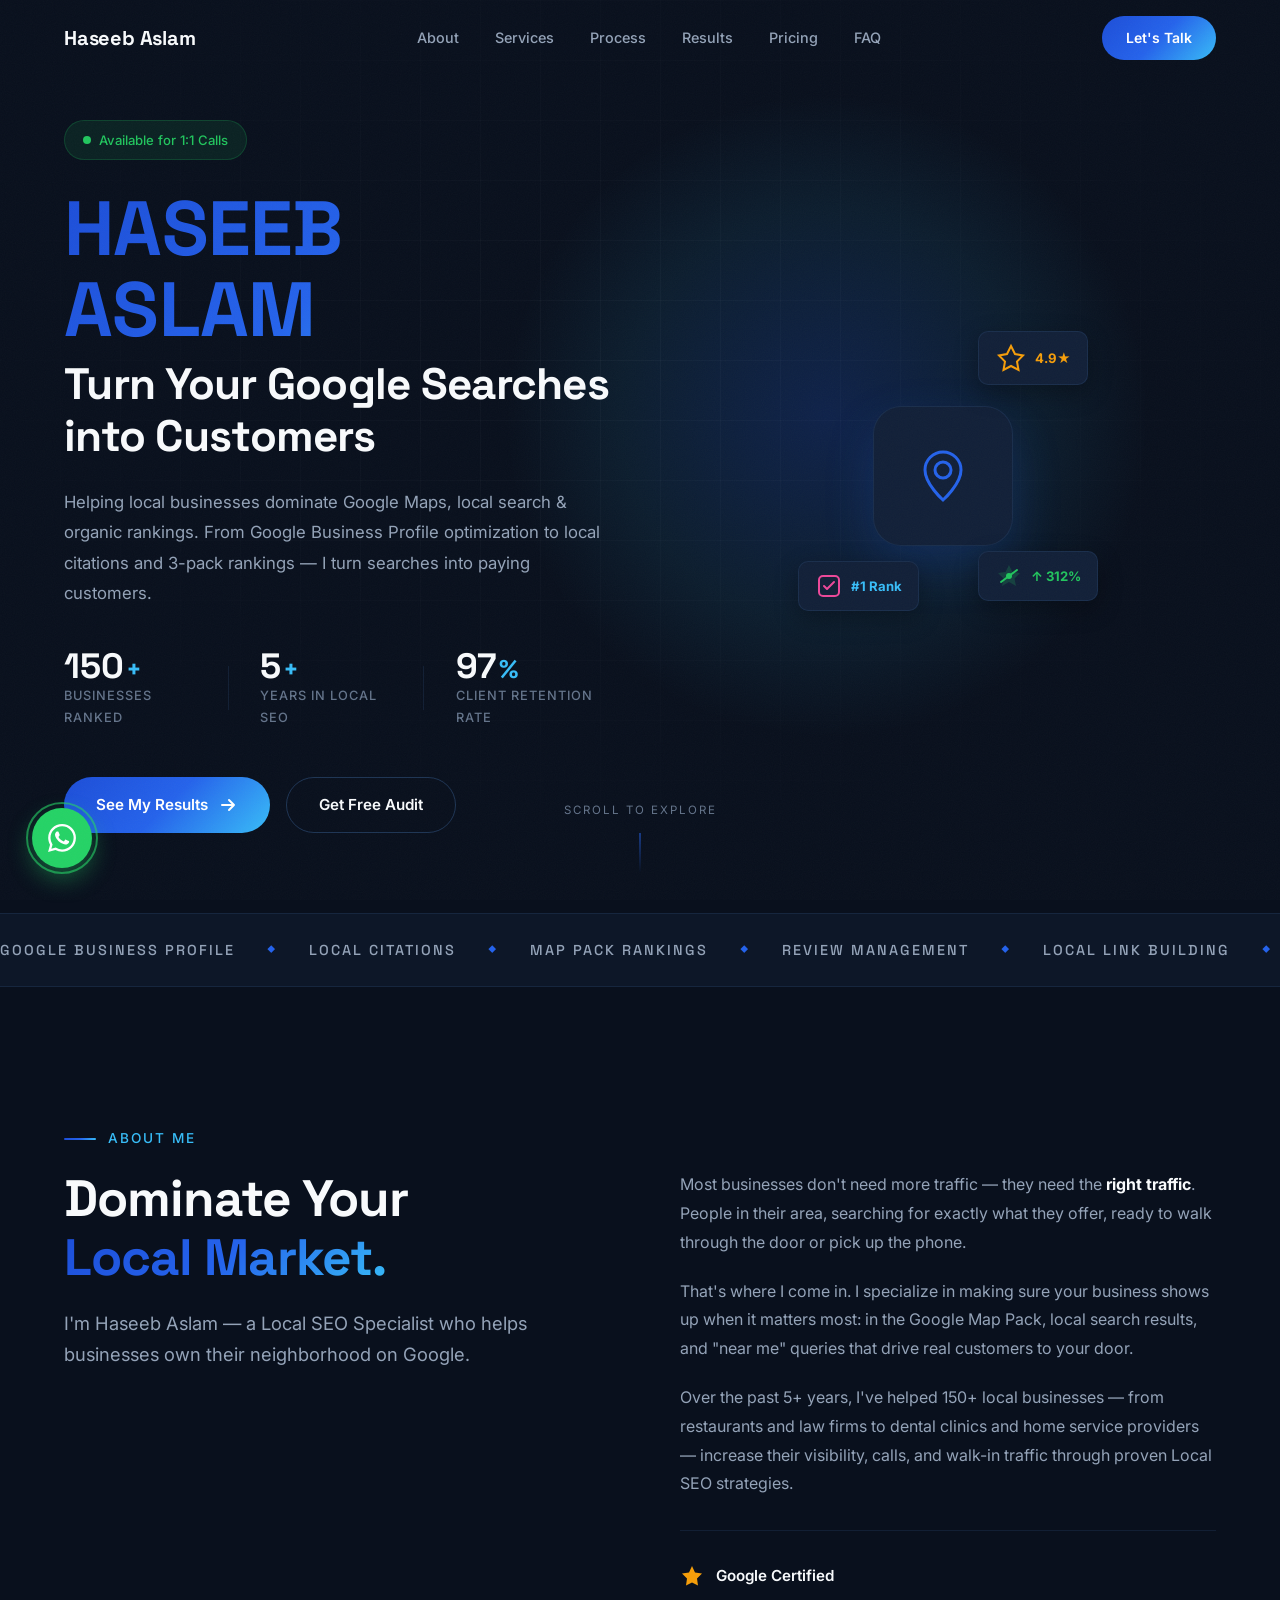
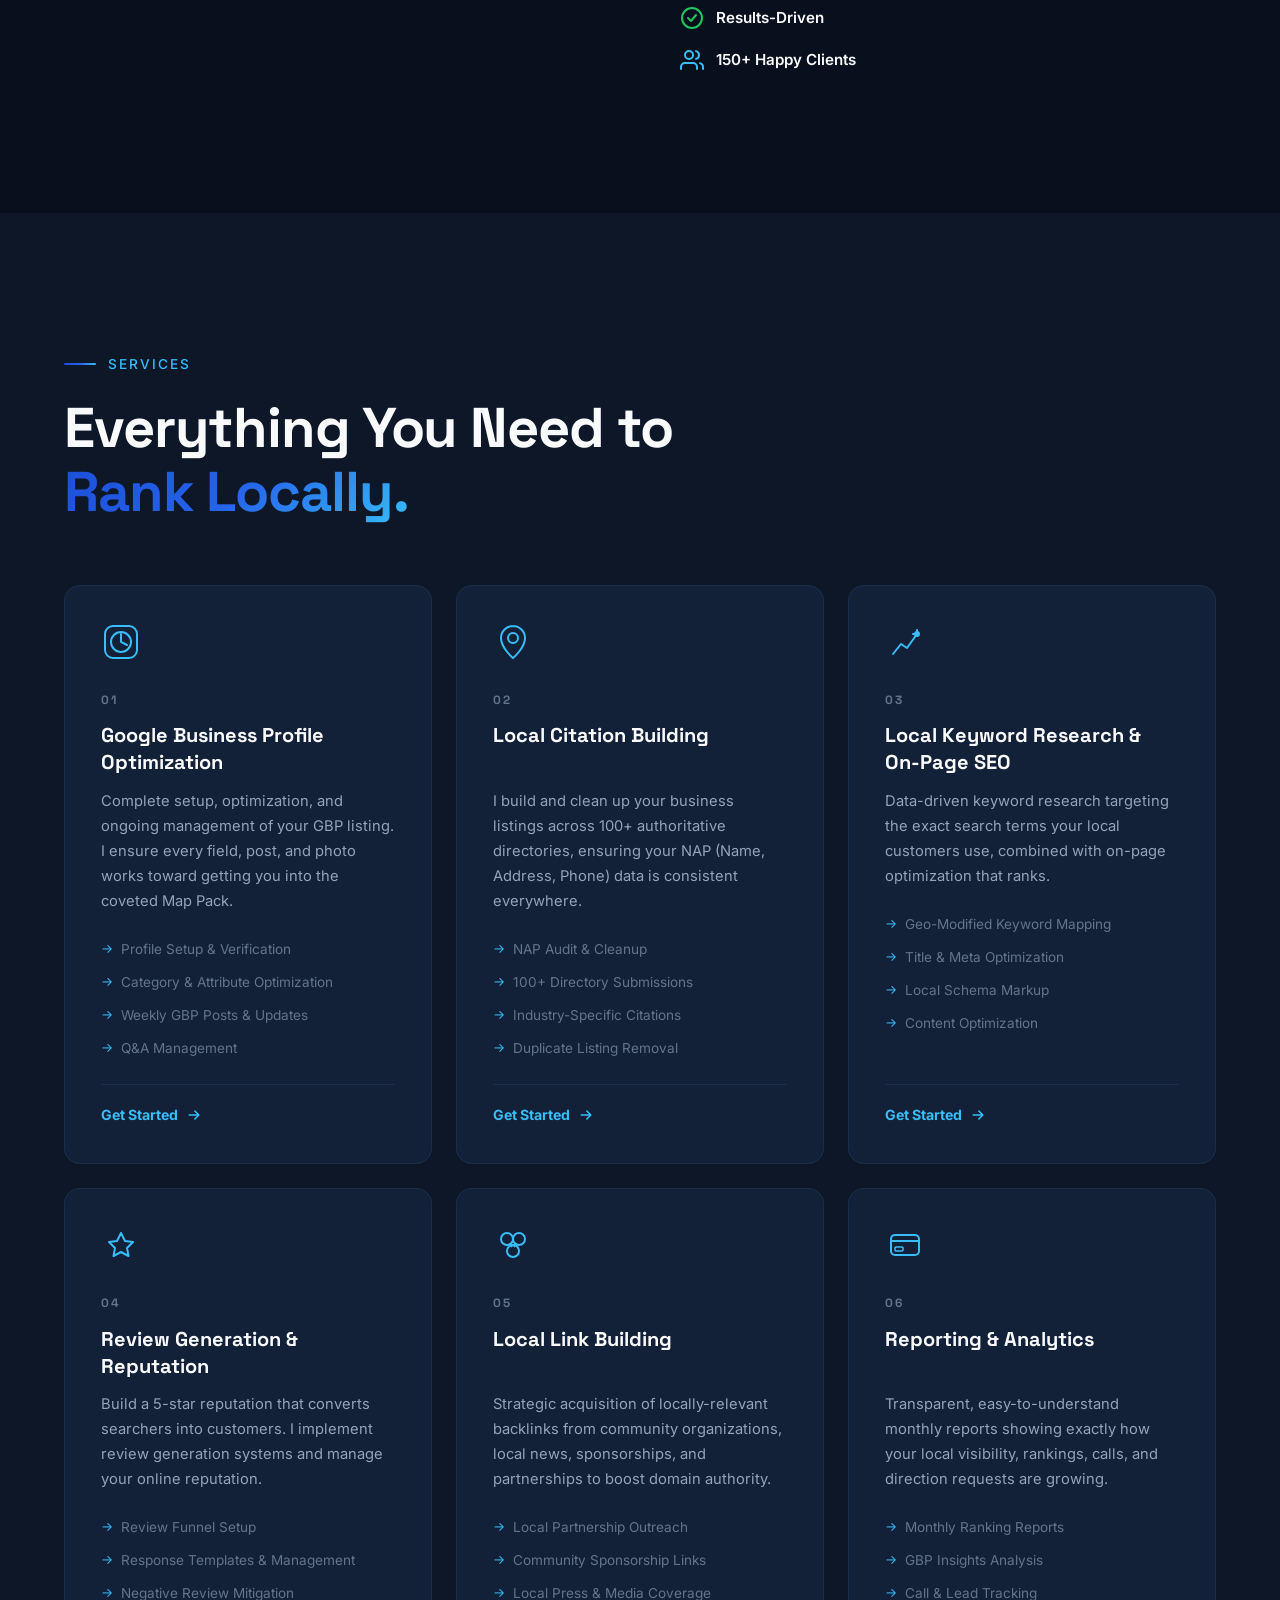
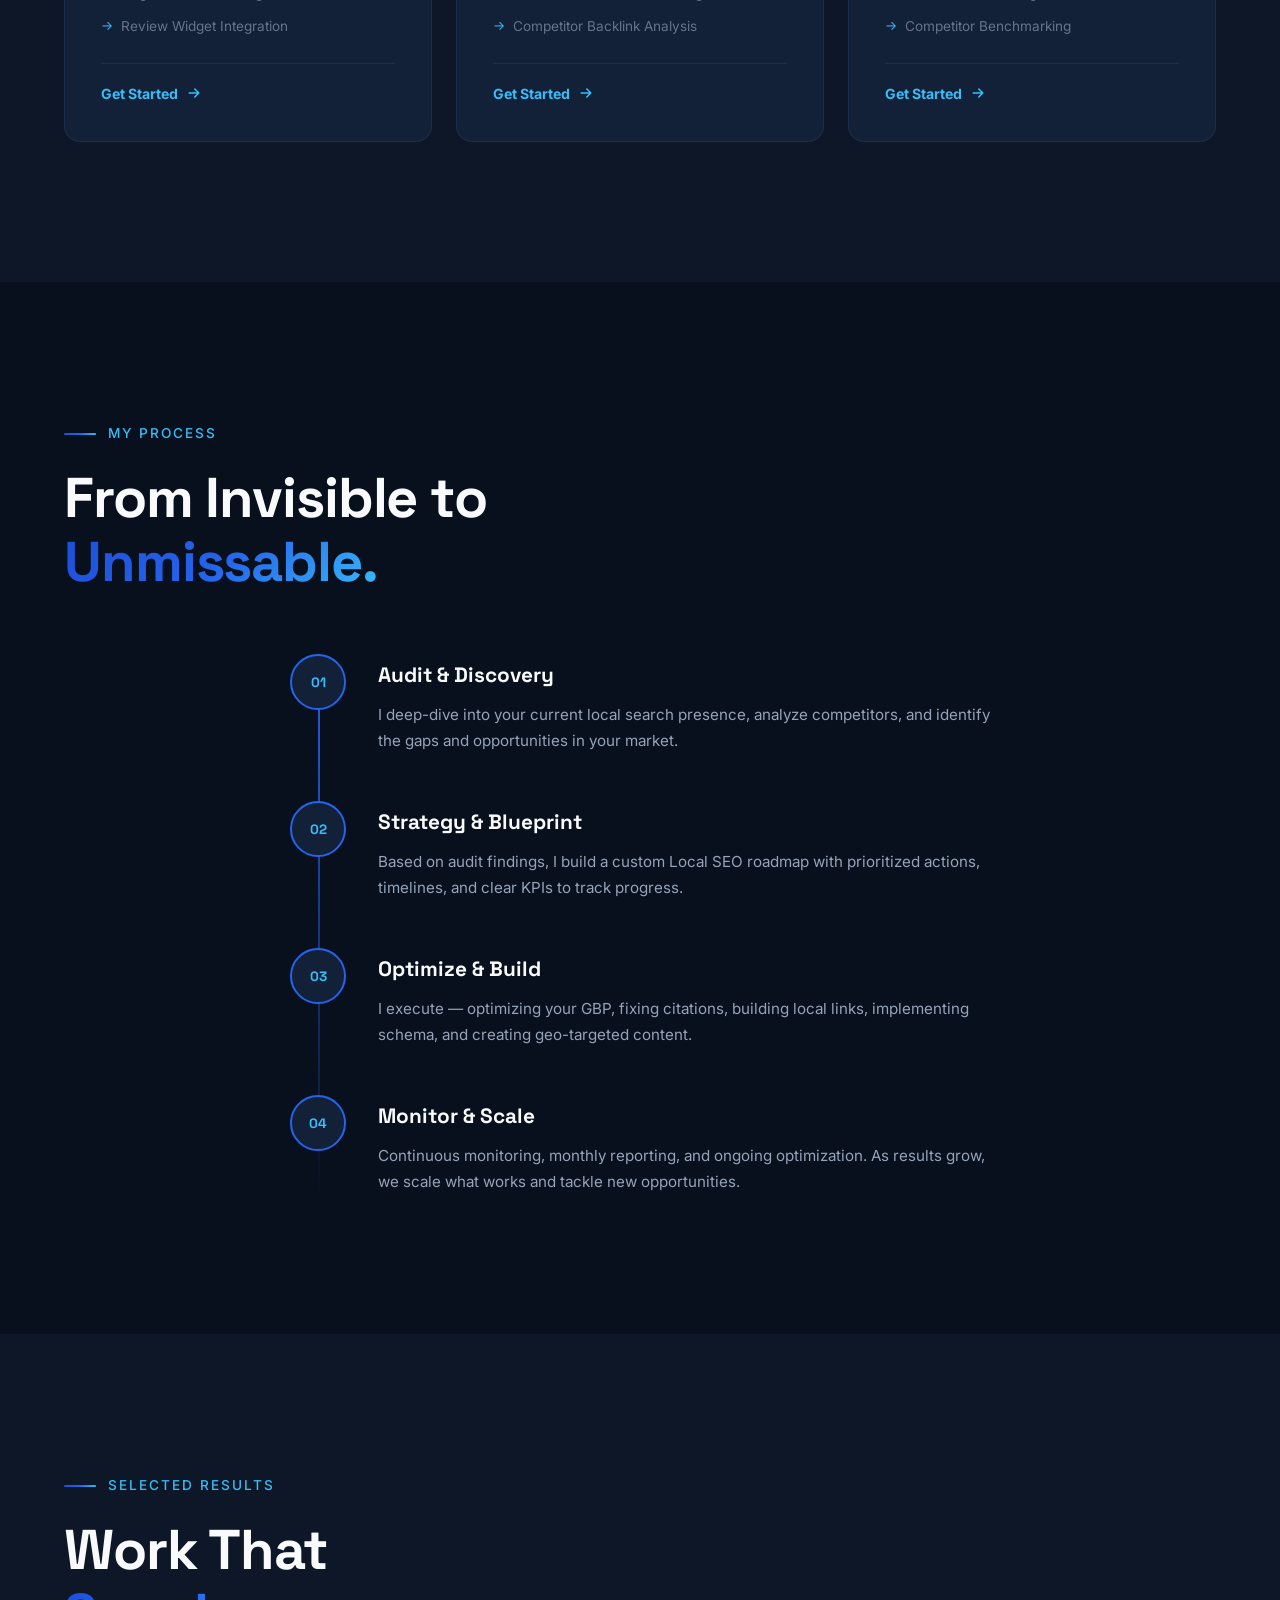
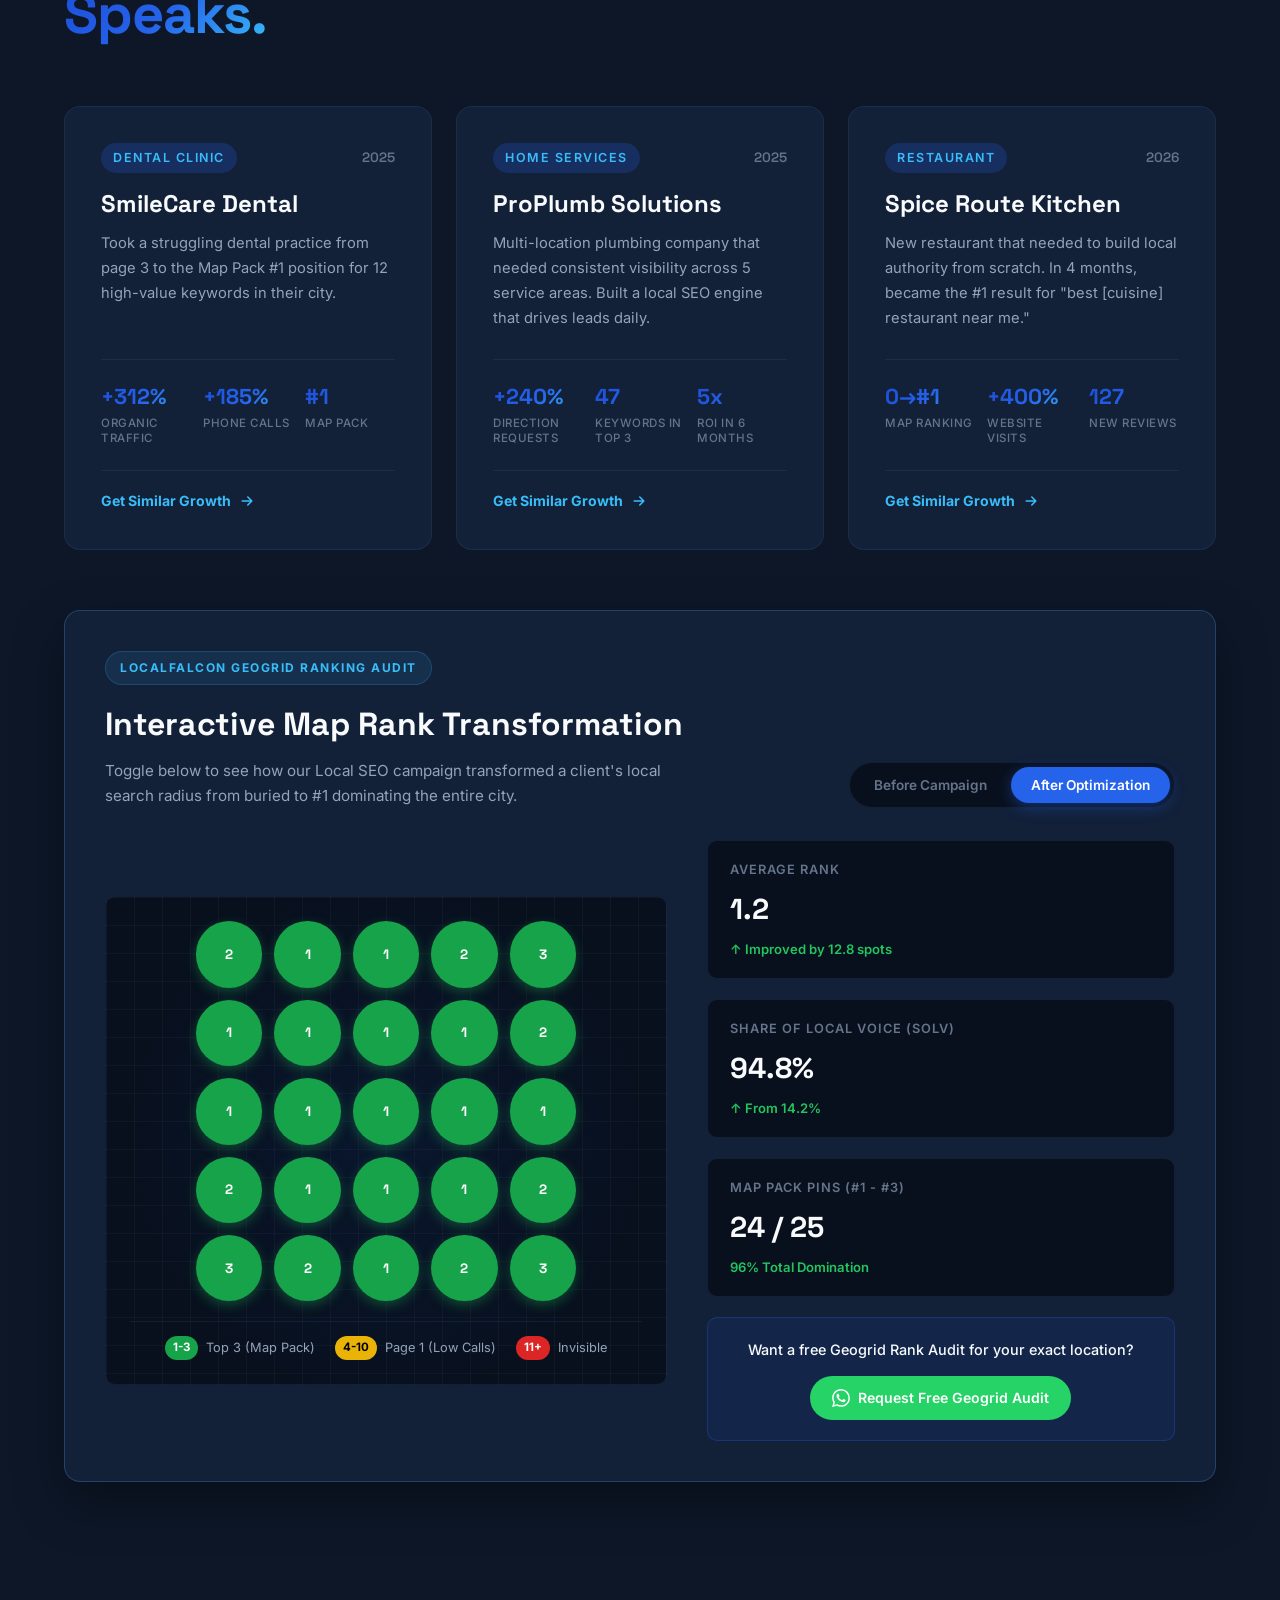
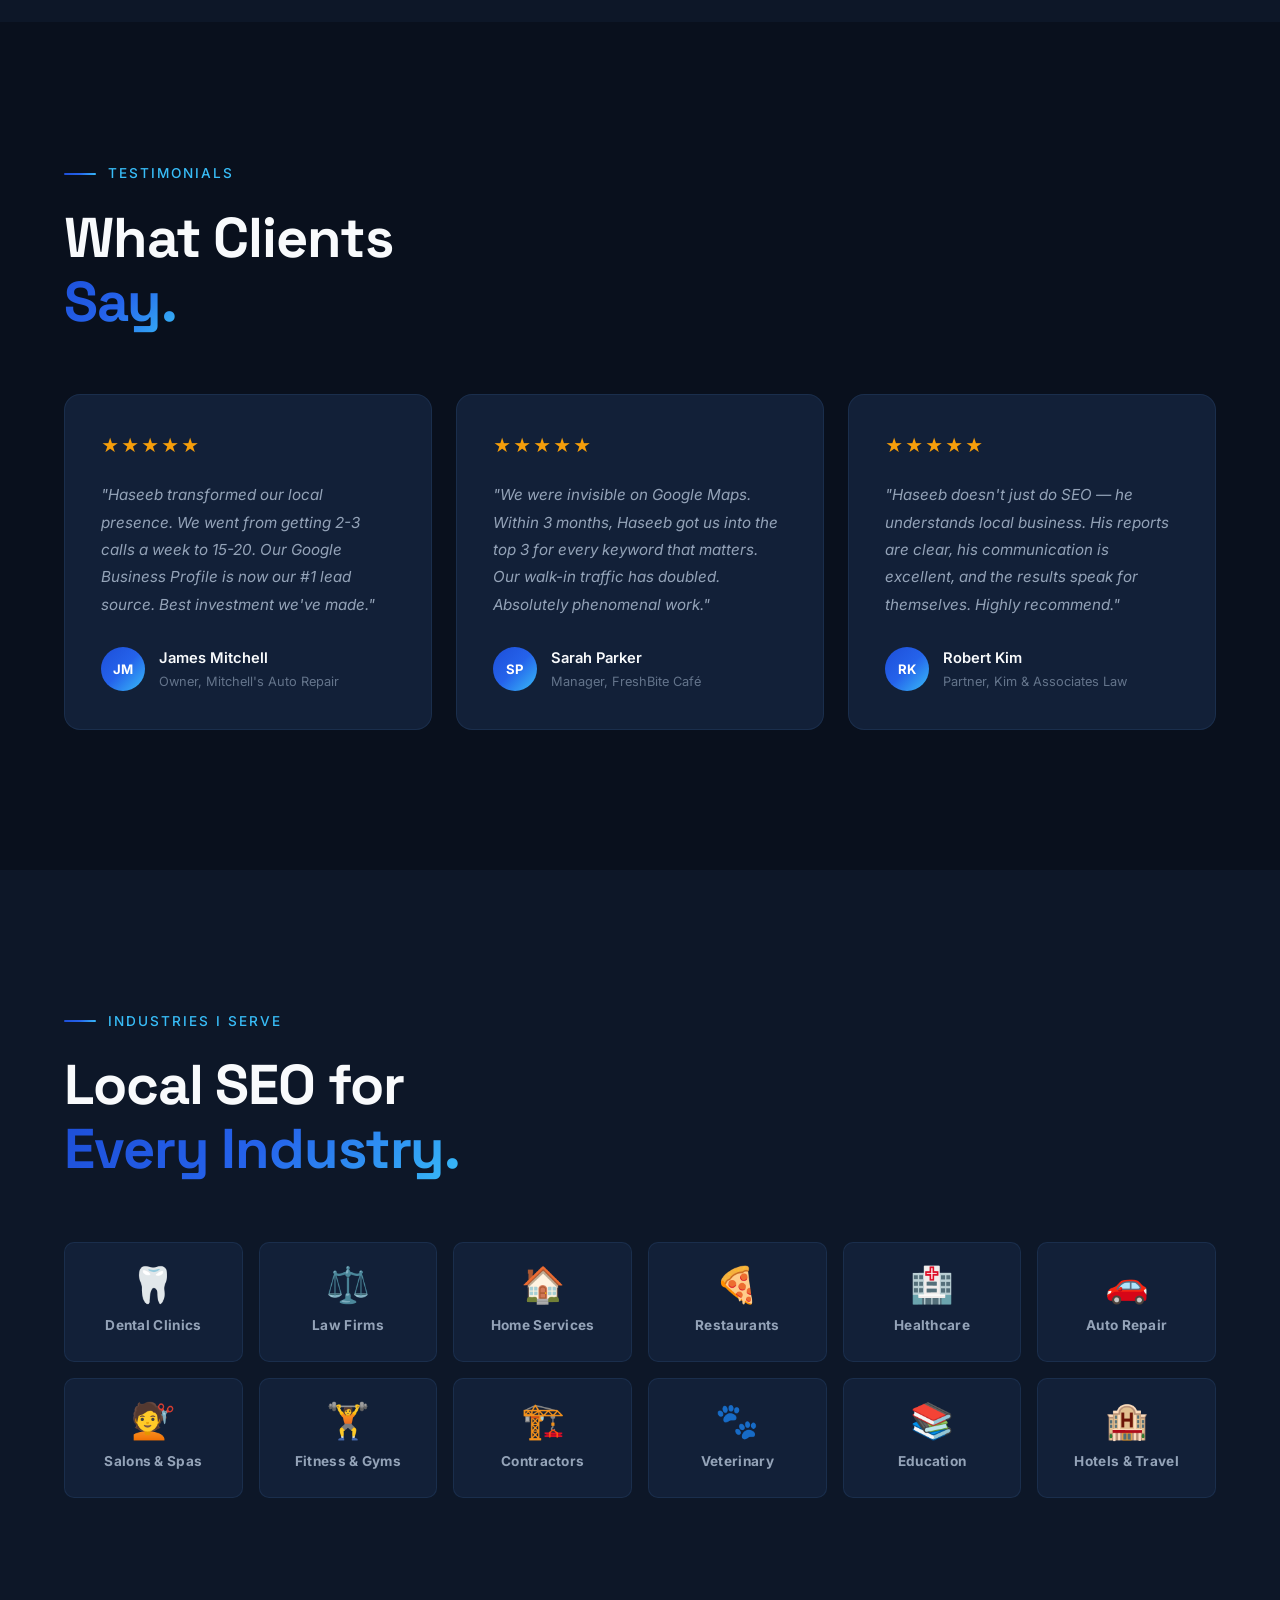
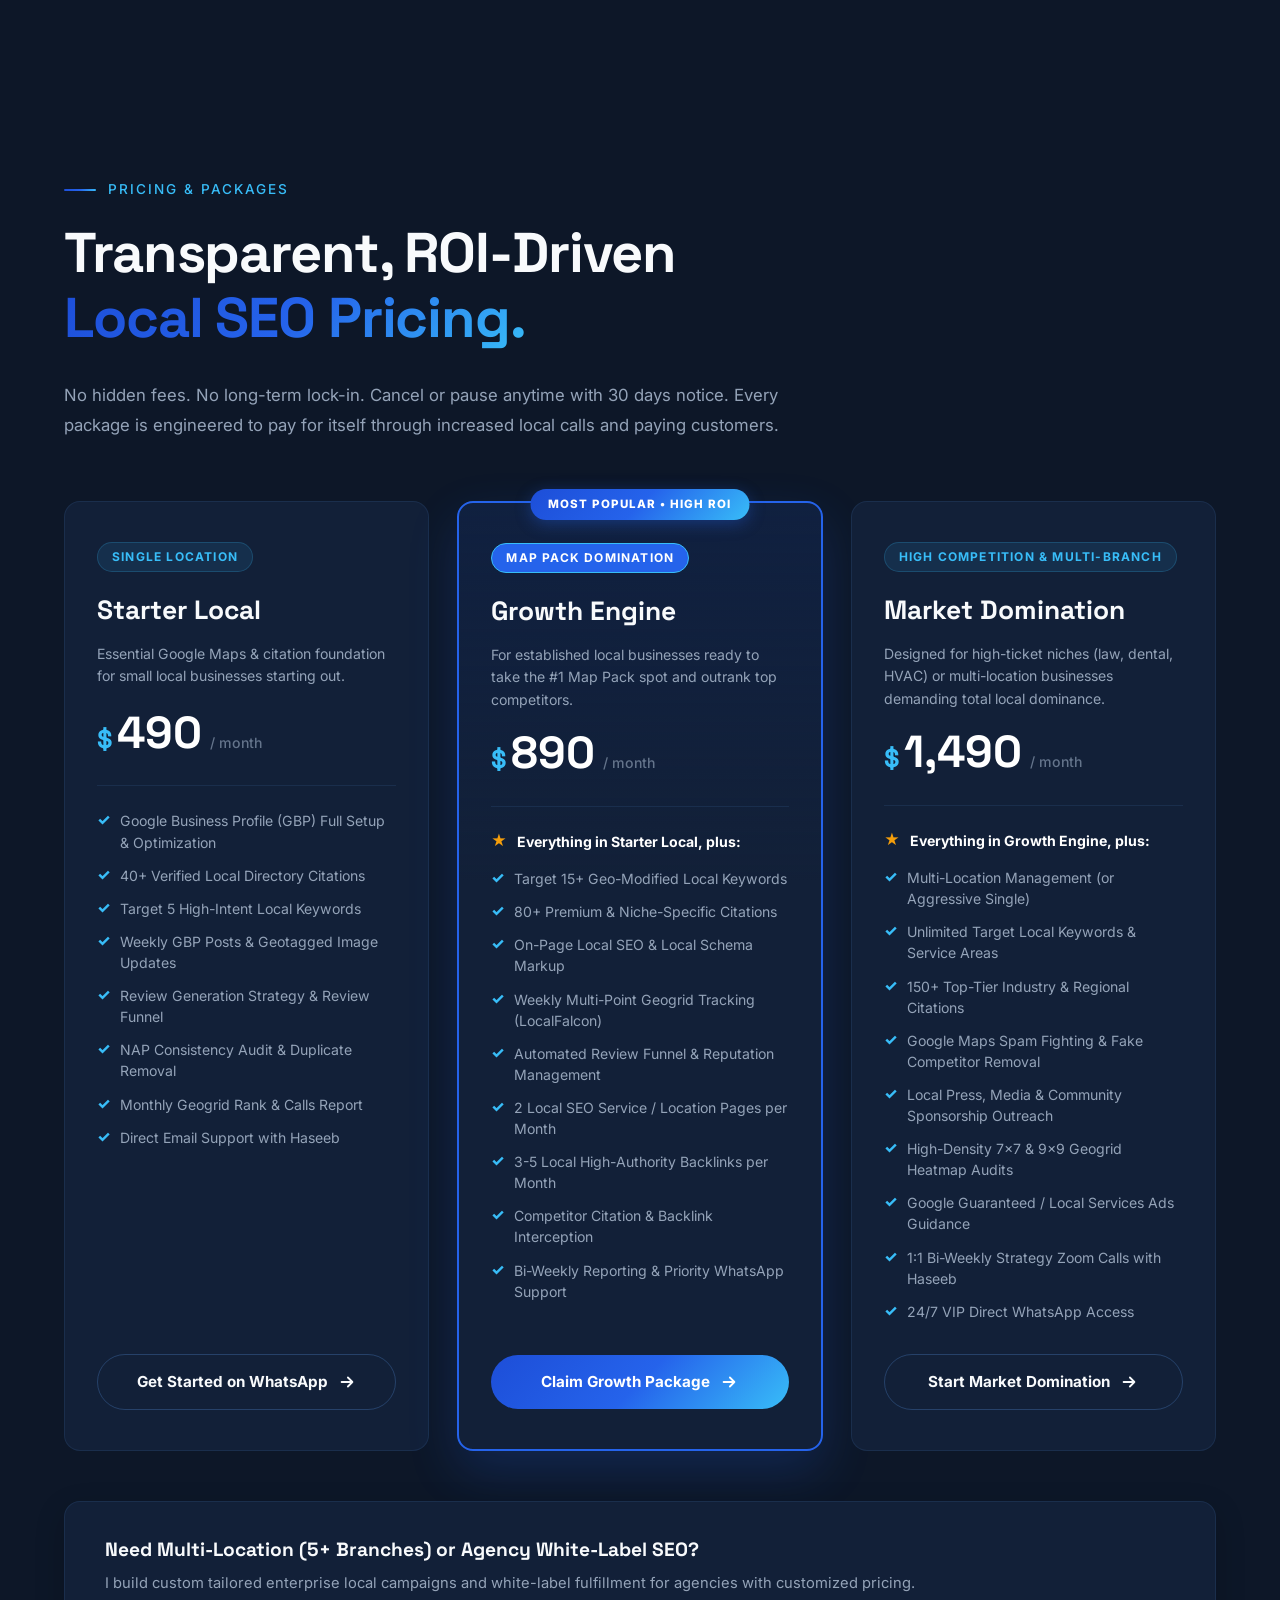
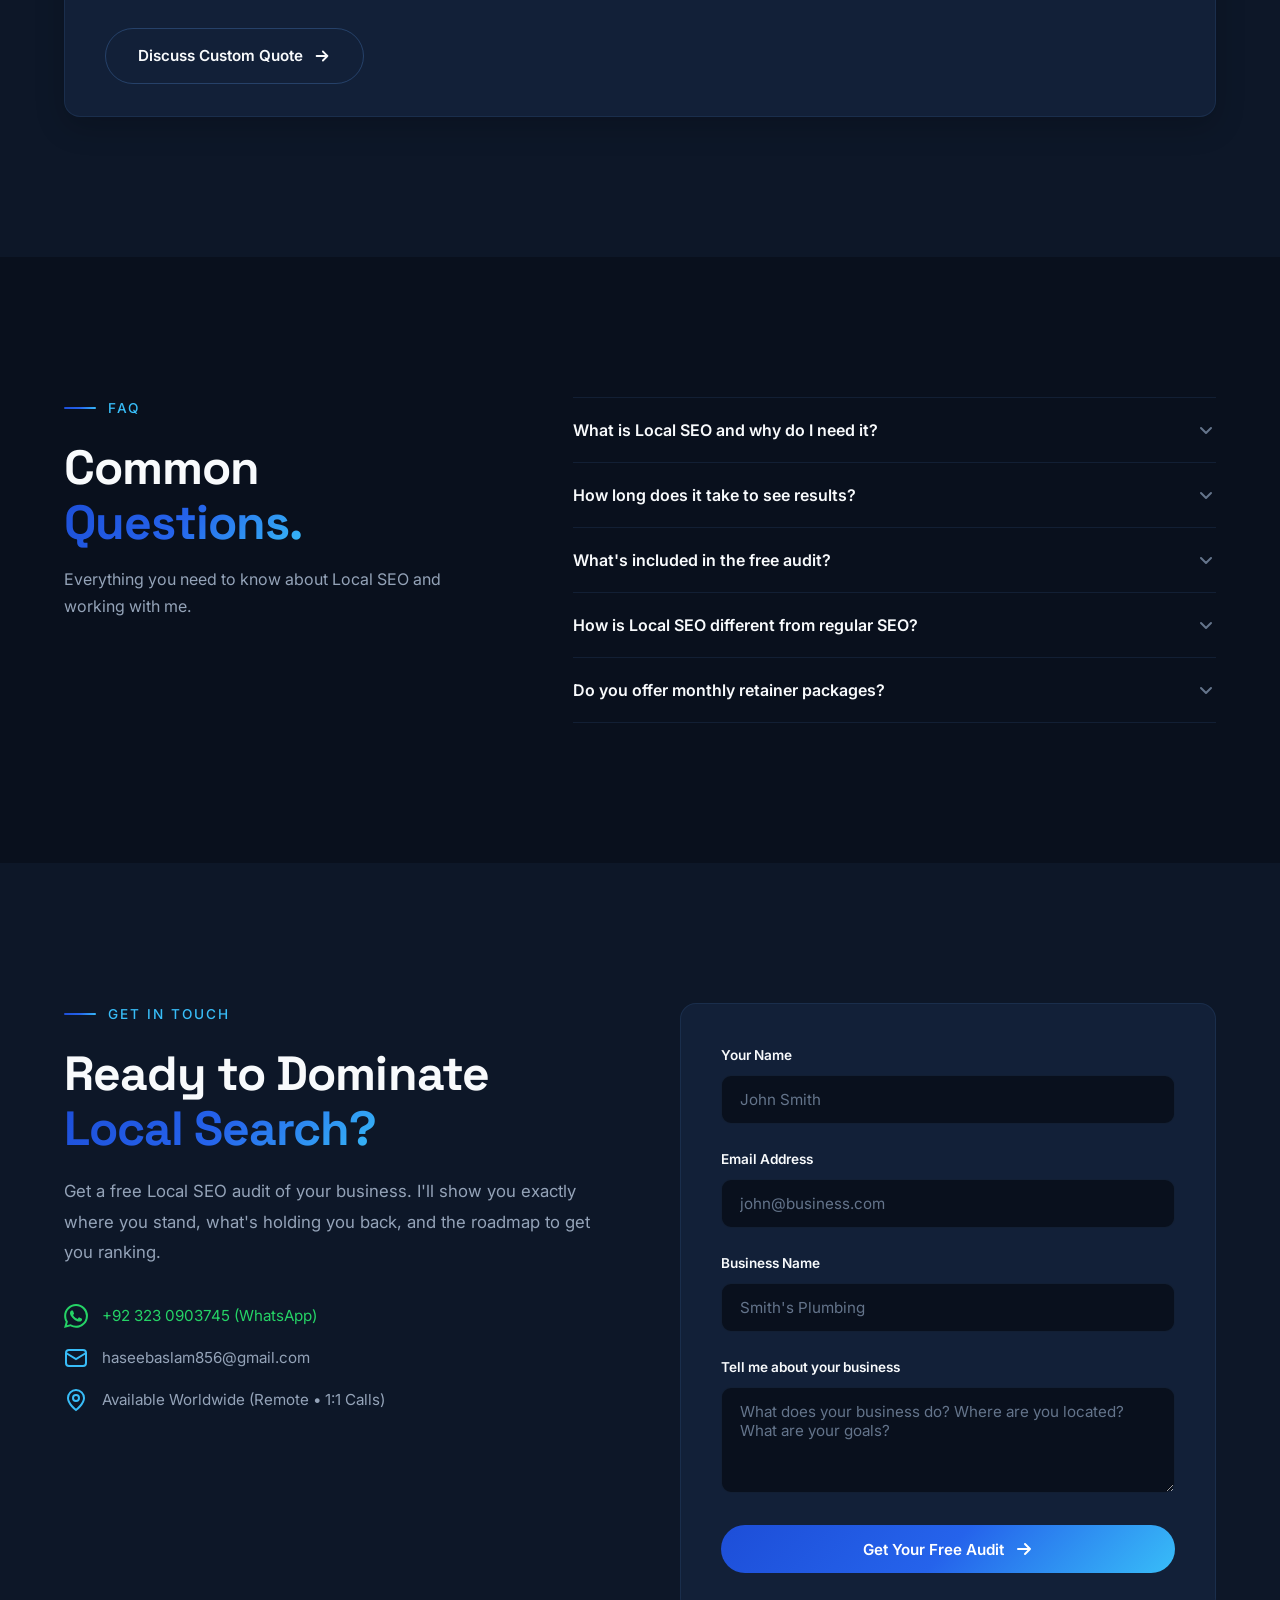
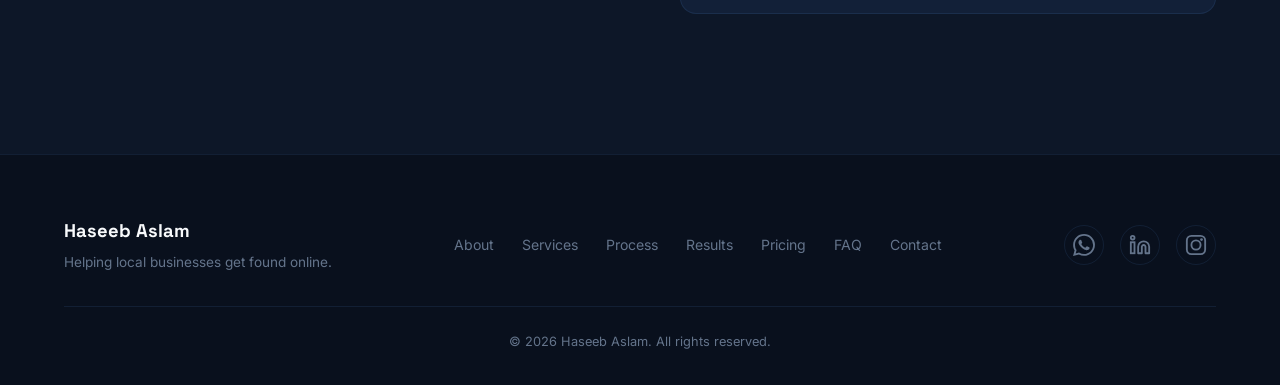
<file: index.html>
<!DOCTYPE html>
<html lang="en">
<head>
    <meta charset="UTF-8">
    <meta name="viewport" content="width=device-width, initial-scale=1.0">
    <title>Haseeb Aslam — Local SEO Specialist</title>
    <meta name="description" content="Haseeb Aslam is a Local SEO Specialist helping businesses dominate local search results, drive foot traffic, and grow revenue through proven SEO strategies.">
    <!-- Open Graph -->
    <meta property="og:title" content="Haseeb Aslam — Local SEO Specialist">
    <meta property="og:description" content="I help local businesses get found online. Google Business Profile optimization, local citations, map pack rankings, and more.">
    <meta property="og:type" content="website">
    <meta property="og:url" content="https://haseebaslam.com">
    <!-- Twitter Card -->
    <meta name="twitter:card" content="summary_large_image">
    <meta name="twitter:title" content="Haseeb Aslam — Local SEO Specialist">
    <meta name="twitter:description" content="I help local businesses get found online. Google Business Profile optimization, local citations, map pack rankings, and more.">
    <link rel="preconnect" href="https://fonts.googleapis.com">
    <link rel="preconnect" href="https://fonts.gstatic.com" crossorigin>
    <link href="https://fonts.googleapis.com/css2?family=Inter:wght@300;400;500;600;700;800;900&family=Space+Grotesk:wght@400;500;600;700&display=swap" rel="stylesheet">
    <link rel="stylesheet" href="styles.css">
    <link rel="icon" type="image/svg+xml" href="data:image/svg+xml,<svg xmlns='http://www.w3.org/2000/svg' viewBox='0 0 100 100'><text y='.9em' font-size='90'>📍</text></svg>">
</head>
<body>
    <!-- Noise Overlay -->
    <div class="noise-overlay"></div>

    <!-- WhatsApp Floating Button -->
    <a href="https://wa.me/923230903745?text=Hi%20Haseeb,%20I'm%20interested%20in%20your%20Local%20SEO%20services!" target="_blank" rel="noopener noreferrer" class="whatsapp-float" aria-label="Chat on WhatsApp">
        <svg width="28" height="28" viewBox="0 0 24 24" fill="currentColor">
            <path d="M17.472 14.382c-.297-.149-1.758-.867-2.03-.967-.273-.099-.471-.148-.67.15-.197.297-.767.966-.94 1.164-.173.199-.347.223-.644.075-.297-.15-1.255-.463-2.39-1.475-.883-.788-1.48-1.761-1.653-2.059-.173-.297-.018-.458.13-.606.134-.133.298-.347.446-.52.149-.174.198-.298.298-.497.099-.198.05-.371-.025-.52-.075-.149-.669-1.612-.916-2.207-.242-.579-.487-.5-.669-.51-.173-.008-.371-.01-.57-.01-.198 0-.52.074-.792.372-.272.297-1.04 1.016-1.04 2.479 0 1.462 1.065 2.875 1.213 3.074.149.198 2.096 3.2 5.077 4.487.709.306 1.262.489 1.694.625.712.227 1.36.195 1.871.118.571-.085 1.758-.719 2.006-1.413.248-.694.248-1.289.173-1.413-.074-.124-.272-.198-.57-.347m-5.421 7.403h-.004a9.87 9.87 0 01-5.031-1.378l-.361-.214-3.741.982.998-3.648-.235-.374a9.86 9.86 0 01-1.51-5.26c.001-5.45 4.436-9.884 9.888-9.884 2.64 0 5.122 1.03 6.988 2.898a9.825 9.825 0 012.893 6.994c-.003 5.45-4.437 9.884-9.885 9.884m8.413-18.297A11.815 11.815 0 0012.05 0C5.495 0 .16 5.335.157 11.892c0 2.096.547 4.142 1.588 5.945L.057 24l6.305-1.654a11.882 11.882 0 005.683 1.448h.005c6.554 0 11.89-5.335 11.893-11.893a11.82 11.82 0 00-3.48-8.413z"/>
        </svg>
        <span class="whatsapp-tooltip">Chat with Haseeb</span>
    </a>

    <!-- Back to Top -->
    <button class="back-to-top" id="backToTop" aria-label="Back to top">
        <svg width="20" height="20" viewBox="0 0 20 20" fill="none">
            <path d="M10 16V4M10 4L5 9M10 4L15 9" stroke="currentColor" stroke-width="2" stroke-linecap="round" stroke-linejoin="round"/>
        </svg>
    </button>

    <!-- Cursor Glow -->
    <div class="cursor-glow" id="cursorGlow"></div>

    <!-- Skip to Content (a11y) -->
    <a href="#hero" class="skip-to-content">Skip to content</a>

    <!-- Navigation -->
    <nav class="navbar" id="navbar">
        <div class="nav-container">
            <a href="index.html" class="nav-logo">
                <span class="logo-text">Haseeb Aslam</span>
            </a>
            <ul class="nav-links">
                <li><a href="about.html">About</a></li>
                <li><a href="services.html">Services</a></li>
                <li><a href="process.html">Process</a></li>
                <li><a href="results.html">Results</a></li>
                <li><a href="pricing.html">Pricing</a></li>
                <li><a href="faq.html">FAQ</a></li>
            </ul>
            <a href="contact.html" class="nav-cta">Let's Talk</a>
            <button class="nav-toggle" id="navToggle" aria-label="Toggle menu">
                <span></span>
                <span></span>
                <span></span>
            </button>
        </div>
    </nav>

    <!-- Mobile Menu -->
    <div class="mobile-menu" id="mobileMenu">
        <ul class="mobile-links">
            <li><a href="index.html">Home</a></li>
            <li><a href="about.html">About</a></li>
            <li><a href="services.html">Services</a></li>
            <li><a href="process.html">Process</a></li>
            <li><a href="results.html">Results</a></li>
            <li><a href="pricing.html">Pricing</a></li>
            <li><a href="faq.html">FAQ</a></li>
            <li><a href="contact.html" class="mobile-cta">Let's Talk</a></li>
        </ul>
    </div>

    <!-- Hero Section -->
    <section class="hero" id="hero">
        <div class="hero-bg-grid"></div>
        <div class="hero-glow"></div>
        <div class="container">
            <div class="hero-content">
                <div class="hero-badge" data-animate="fade-up">
                    <span class="badge-dot"></span>
                    Available for 1:1 Calls
                </div>
                <h1 class="hero-title" data-animate="fade-up" data-delay="100">
                    <span class="hero-name">HASEEB ASLAM</span>
                    <span class="hero-role">Turn Your Google Searches into Customers</span>
                </h1>
                <p class="hero-description" data-animate="fade-up" data-delay="200">
                    Helping local businesses dominate Google Maps, local search & organic rankings. 
                    From Google Business Profile optimization to local citations and 3-pack rankings — 
                    I turn searches into paying customers.
                </p>
                <div class="hero-stats" data-animate="fade-up" data-delay="300">
                    <a href="#results" class="stat stat-clickable" title="View Ranked Businesses Case Studies">
                        <div class="stat-value">
                            <span class="stat-number" data-count="150">0</span><span class="stat-plus">+</span>
                        </div>
                        <span class="stat-label">Businesses Ranked</span>
                    </a>
                    <div class="stat-divider"></div>
                    <a href="#about" class="stat stat-clickable" title="Learn More About My Experience">
                        <div class="stat-value">
                            <span class="stat-number" data-count="5">0</span><span class="stat-plus">+</span>
                        </div>
                        <span class="stat-label">Years in Local SEO</span>
                    </a>
                    <div class="stat-divider"></div>
                    <a href="#testimonials" class="stat stat-clickable" title="Read Client Reviews">
                        <div class="stat-value">
                            <span class="stat-number" data-count="97">0</span><span class="stat-percent">%</span>
                        </div>
                        <span class="stat-label">Client Retention Rate</span>
                    </a>
                </div>
                <div class="hero-actions" data-animate="fade-up" data-delay="400">
                    <a href="#results" class="btn btn-primary">
                        <span>See My Results</span>
                        <svg width="20" height="20" viewBox="0 0 20 20" fill="none">
                            <path d="M4 10H16M16 10L11 5M16 10L11 15" stroke="currentColor" stroke-width="2" stroke-linecap="round" stroke-linejoin="round"/>
                        </svg>
                    </a>
                    <a href="#contact" class="btn btn-secondary">Get Free Audit</a>
                </div>
            </div>
            <div class="hero-visual" data-animate="fade-up" data-delay="300">
                <div class="hero-icon-cluster">
                    <div class="icon-card icon-card-main">
                        <svg width="64" height="64" viewBox="0 0 64 64" fill="none">
                            <path d="M32 8C22.06 8 14 16.06 14 26C14 40 32 56 32 56S50 40 50 26C50 16.06 41.94 8 32 8Z" stroke="url(#pin-grad)" stroke-width="3" fill="none"/>
                            <circle cx="32" cy="26" r="8" stroke="url(#pin-grad)" stroke-width="3" fill="none"/>
                            <defs>
                                <linearGradient id="pin-grad" x1="14" y1="8" x2="50" y2="56">
                                    <stop stop-color="#2563eb"/>
                                    <stop offset="1" stop-color="#38bdf8"/>
                                </linearGradient>
                            </defs>
                        </svg>
                    </div>
                    <div class="icon-card icon-card-float icon-card-1">
                        <svg width="32" height="32" viewBox="0 0 32 32" fill="none">
                            <path d="M16 4L20 12L28 13.5L22 19.5L23.5 28L16 24L8.5 28L10 19.5L4 13.5L12 12L16 4Z" stroke="#f59e0b" stroke-width="2" fill="none"/>
                        </svg>
                        <span>4.9★</span>
                    </div>
                    <div class="icon-card icon-card-float icon-card-2">
                        <svg width="28" height="28" viewBox="0 0 28 28" fill="none">
                            <path d="M14 3L17.5 10L25 11L19.5 16.5L21 24L14 20L7 24L8.5 16.5L3 11L10.5 10L14 3Z" fill="#22c55e" opacity="0.2"/>
                            <path d="M6 20L14 14L22 8" stroke="#22c55e" stroke-width="2" stroke-linecap="round"/>
                            <circle cx="14" cy="14" r="3" fill="#22c55e"/>
                        </svg>
                        <span>↑ 312%</span>
                    </div>
                    <div class="icon-card icon-card-float icon-card-3">
                        <svg width="28" height="28" viewBox="0 0 28 28" fill="none">
                            <rect x="4" y="4" width="20" height="20" rx="4" stroke="#ec4899" stroke-width="2" fill="none"/>
                            <path d="M9 14L12 17L19 10" stroke="#ec4899" stroke-width="2" stroke-linecap="round" stroke-linejoin="round"/>
                        </svg>
                        <span>#1 Rank</span>
                    </div>
                </div>
            </div>
        </div>
        <div class="hero-scroll-indicator">
            <span>Scroll to explore</span>
            <div class="scroll-line"></div>
        </div>
    </section>

    <!-- Marquee / Trusted by -->
    <section class="marquee-section">
        <div class="marquee-track">
            <div class="marquee-content">
                <span>Google Business Profile</span>
                <span class="marquee-dot">◆</span>
                <span>Local Citations</span>
                <span class="marquee-dot">◆</span>
                <span>Map Pack Rankings</span>
                <span class="marquee-dot">◆</span>
                <span>Review Management</span>
                <span class="marquee-dot">◆</span>
                <span>Local Link Building</span>
                <span class="marquee-dot">◆</span>
                <span>On-Page SEO</span>
                <span class="marquee-dot">◆</span>
                <span>NAP Consistency</span>
                <span class="marquee-dot">◆</span>
                <span>Schema Markup</span>
                <span class="marquee-dot">◆</span>
                <span>Geo-Targeted Content</span>
                <span class="marquee-dot">◆</span>
                <span>Competitor Analysis</span>
                <span class="marquee-dot">◆</span>
                <!-- Duplicate for seamless loop -->
                <span>Google Business Profile</span>
                <span class="marquee-dot">◆</span>
                <span>Local Citations</span>
                <span class="marquee-dot">◆</span>
                <span>Map Pack Rankings</span>
                <span class="marquee-dot">◆</span>
                <span>Review Management</span>
                <span class="marquee-dot">◆</span>
                <span>Local Link Building</span>
                <span class="marquee-dot">◆</span>
                <span>On-Page SEO</span>
                <span class="marquee-dot">◆</span>
                <span>NAP Consistency</span>
                <span class="marquee-dot">◆</span>
                <span>Schema Markup</span>
                <span class="marquee-dot">◆</span>
                <span>Geo-Targeted Content</span>
                <span class="marquee-dot">◆</span>
                <span>Competitor Analysis</span>
                <span class="marquee-dot">◆</span>
            </div>
        </div>
    </section>

    <!-- About Section -->
    <section class="about" id="about">
        <div class="container">
            <div class="section-label" data-animate="fade-up">
                <span class="label-line"></span>
                <span>About Me</span>
            </div>
            <div class="about-grid">
                <div class="about-left" data-animate="fade-up" data-delay="100">
                    <h2 class="about-title">
                        Dominate Your<br>
                        <span class="text-gradient">Local Market.</span>
                    </h2>
                    <p class="about-tagline">I'm Haseeb Aslam — a Local SEO Specialist who helps businesses own their neighborhood on Google.</p>
                </div>
                <div class="about-right" data-animate="fade-up" data-delay="200">
                    <p>Most businesses don't need more traffic — they need the <strong>right traffic</strong>. People in their area, searching for exactly what they offer, ready to walk through the door or pick up the phone.</p>
                    <p>That's where I come in. I specialize in making sure your business shows up when it matters most: in the Google Map Pack, local search results, and "near me" queries that drive real customers to your door.</p>
                    <p>Over the past 5+ years, I've helped 150+ local businesses — from restaurants and law firms to dental clinics and home service providers — increase their visibility, calls, and walk-in traffic through proven Local SEO strategies.</p>
                    <div class="about-highlights">
                        <div class="highlight">
                            <svg width="24" height="24" viewBox="0 0 24 24" fill="none">
                                <path d="M12 2L15 8.5L22 9.5L17 14.5L18 21.5L12 18.5L6 21.5L7 14.5L2 9.5L9 8.5L12 2Z" fill="#f59e0b"/>
                            </svg>
                            <span>Google Certified</span>
                        </div>
                        <div class="highlight">
                            <svg width="24" height="24" viewBox="0 0 24 24" fill="none">
                                <path d="M12 22C17.5228 22 22 17.5228 22 12C22 6.47715 17.5228 2 12 2C6.47715 2 2 6.47715 2 12C2 17.5228 6.47715 22 12 22Z" stroke="#22c55e" stroke-width="2"/>
                                <path d="M8 12L11 15L16 9" stroke="#22c55e" stroke-width="2" stroke-linecap="round" stroke-linejoin="round"/>
                            </svg>
                            <span>Results-Driven</span>
                        </div>
                        <div class="highlight">
                            <svg width="24" height="24" viewBox="0 0 24 24" fill="none">
                                <path d="M17 21V19C17 16.7909 15.2091 15 13 15H5C2.79086 15 1 16.7909 1 19V21" stroke="#38bdf8" stroke-width="2" stroke-linecap="round"/>
                                <circle cx="9" cy="7" r="4" stroke="#38bdf8" stroke-width="2"/>
                                <path d="M23 21V19C23 17.1362 21.7252 15.5701 20 15.126" stroke="#38bdf8" stroke-width="2" stroke-linecap="round"/>
                                <path d="M16 3.12602C17.7252 3.57006 19 5.13616 19 7C19 8.86384 17.7252 10.4299 16 10.874" stroke="#38bdf8" stroke-width="2" stroke-linecap="round"/>
                            </svg>
                            <span>150+ Happy Clients</span>
                        </div>
                    </div>
                </div>
            </div>
        </div>
    </section>

    <!-- Services Section -->
    <section class="services" id="services">
        <div class="container">
            <div class="section-label" data-animate="fade-up">
                <span class="label-line"></span>
                <span>Services</span>
            </div>
            <h2 class="section-title" data-animate="fade-up" data-delay="100">
                Everything You Need to<br>
                <span class="text-gradient">Rank Locally.</span>
            </h2>
            <div class="services-grid">
                <div class="service-card" data-animate="fade-up" data-delay="150">
                    <div class="service-icon">
                        <svg width="40" height="40" viewBox="0 0 40 40" fill="none">
                            <rect x="4" y="4" width="32" height="32" rx="8" stroke="currentColor" stroke-width="2"/>
                            <path d="M20 12V20L26 23" stroke="currentColor" stroke-width="2" stroke-linecap="round"/>
                            <circle cx="20" cy="20" r="10" stroke="currentColor" stroke-width="2"/>
                        </svg>
                    </div>
                    <div class="service-number">01</div>
                    <h3>Google Business Profile Optimization</h3>
                    <p>Complete setup, optimization, and ongoing management of your GBP listing. I ensure every field, post, and photo works toward getting you into the coveted Map Pack.</p>
                    <ul class="service-features">
                        <li>Profile Setup & Verification</li>
                        <li>Category & Attribute Optimization</li>
                        <li>Weekly GBP Posts & Updates</li>
                        <li>Q&A Management</li>
                    </ul>
                    <a href="https://wa.me/923230903745?text=Hi%20Haseeb,%20I'm%20interested%20in%20Google%20Business%20Profile%20Optimization" target="_blank" rel="noopener noreferrer" class="service-action-link">
                        <span>Get Started</span>
                        <svg width="16" height="16" viewBox="0 0 20 20" fill="none"><path d="M4 10H16M16 10L11 5M16 10L11 15" stroke="currentColor" stroke-width="2" stroke-linecap="round" stroke-linejoin="round"/></svg>
                    </a>
                </div>
                <div class="service-card" data-animate="fade-up" data-delay="200">
                    <div class="service-icon">
                        <svg width="40" height="40" viewBox="0 0 40 40" fill="none">
                            <path d="M20 4C13.37 4 8 9.37 8 16C8 26 20 36 20 36S32 26 32 16C32 9.37 26.63 4 20 4Z" stroke="currentColor" stroke-width="2"/>
                            <circle cx="20" cy="16" r="5" stroke="currentColor" stroke-width="2"/>
                        </svg>
                    </div>
                    <div class="service-number">02</div>
                    <h3>Local Citation Building</h3>
                    <p>I build and clean up your business listings across 100+ authoritative directories, ensuring your NAP (Name, Address, Phone) data is consistent everywhere.</p>
                    <ul class="service-features">
                        <li>NAP Audit & Cleanup</li>
                        <li>100+ Directory Submissions</li>
                        <li>Industry-Specific Citations</li>
                        <li>Duplicate Listing Removal</li>
                    </ul>
                    <a href="https://wa.me/923230903745?text=Hi%20Haseeb,%20I'm%20interested%20in%20Local%20Citation%20Building" target="_blank" rel="noopener noreferrer" class="service-action-link">
                        <span>Get Started</span>
                        <svg width="16" height="16" viewBox="0 0 20 20" fill="none"><path d="M4 10H16M16 10L11 5M16 10L11 15" stroke="currentColor" stroke-width="2" stroke-linecap="round" stroke-linejoin="round"/></svg>
                    </a>
                </div>
                <div class="service-card" data-animate="fade-up" data-delay="250">
                    <div class="service-icon">
                        <svg width="40" height="40" viewBox="0 0 40 40" fill="none">
                            <path d="M8 32L16 22L22 26L32 12" stroke="currentColor" stroke-width="2" stroke-linecap="round" stroke-linejoin="round"/>
                            <circle cx="32" cy="12" r="3" fill="currentColor"/>
                            <path d="M28 12H32V8" stroke="currentColor" stroke-width="2" stroke-linecap="round"/>
                        </svg>
                    </div>
                    <div class="service-number">03</div>
                    <h3>Local Keyword Research & On-Page SEO</h3>
                    <p>Data-driven keyword research targeting the exact search terms your local customers use, combined with on-page optimization that ranks.</p>
                    <ul class="service-features">
                        <li>Geo-Modified Keyword Mapping</li>
                        <li>Title & Meta Optimization</li>
                        <li>Local Schema Markup</li>
                        <li>Content Optimization</li>
                    </ul>
                    <a href="https://wa.me/923230903745?text=Hi%20Haseeb,%20I'm%20interested%20in%20Local%20Keyword%20Research%20%26%20On-Page%20SEO" target="_blank" rel="noopener noreferrer" class="service-action-link">
                        <span>Get Started</span>
                        <svg width="16" height="16" viewBox="0 0 20 20" fill="none"><path d="M4 10H16M16 10L11 5M16 10L11 15" stroke="currentColor" stroke-width="2" stroke-linecap="round" stroke-linejoin="round"/></svg>
                    </a>
                </div>
                <div class="service-card" data-animate="fade-up" data-delay="300">
                    <div class="service-icon">
                        <svg width="40" height="40" viewBox="0 0 40 40" fill="none">
                            <path d="M20 8L24 16L32 17L26 23L27.5 31L20 27L12.5 31L14 23L8 17L16 16L20 8Z" stroke="currentColor" stroke-width="2" stroke-linejoin="round"/>
                        </svg>
                    </div>
                    <div class="service-number">04</div>
                    <h3>Review Generation & Reputation</h3>
                    <p>Build a 5-star reputation that converts searchers into customers. I implement review generation systems and manage your online reputation.</p>
                    <ul class="service-features">
                        <li>Review Funnel Setup</li>
                        <li>Response Templates & Management</li>
                        <li>Negative Review Mitigation</li>
                        <li>Review Widget Integration</li>
                    </ul>
                    <a href="https://wa.me/923230903745?text=Hi%20Haseeb,%20I'm%20interested%20in%20Review%20Generation%20%26%20Reputation" target="_blank" rel="noopener noreferrer" class="service-action-link">
                        <span>Get Started</span>
                        <svg width="16" height="16" viewBox="0 0 20 20" fill="none"><path d="M4 10H16M16 10L11 5M16 10L11 15" stroke="currentColor" stroke-width="2" stroke-linecap="round" stroke-linejoin="round"/></svg>
                    </a>
                </div>
                <div class="service-card" data-animate="fade-up" data-delay="350">
                    <div class="service-icon">
                        <svg width="40" height="40" viewBox="0 0 40 40" fill="none">
                            <circle cx="14" cy="14" r="6" stroke="currentColor" stroke-width="2"/>
                            <circle cx="26" cy="14" r="6" stroke="currentColor" stroke-width="2"/>
                            <circle cx="20" cy="26" r="6" stroke="currentColor" stroke-width="2"/>
                            <path d="M17 18L19 22" stroke="currentColor" stroke-width="2"/>
                            <path d="M23 18L21 22" stroke="currentColor" stroke-width="2"/>
                        </svg>
                    </div>
                    <div class="service-number">05</div>
                    <h3>Local Link Building</h3>
                    <p>Strategic acquisition of locally-relevant backlinks from community organizations, local news, sponsorships, and partnerships to boost domain authority.</p>
                    <ul class="service-features">
                        <li>Local Partnership Outreach</li>
                        <li>Community Sponsorship Links</li>
                        <li>Local Press & Media Coverage</li>
                        <li>Competitor Backlink Analysis</li>
                    </ul>
                    <a href="https://wa.me/923230903745?text=Hi%20Haseeb,%20I'm%20interested%20in%20Local%20Link%20Building" target="_blank" rel="noopener noreferrer" class="service-action-link">
                        <span>Get Started</span>
                        <svg width="16" height="16" viewBox="0 0 20 20" fill="none"><path d="M4 10H16M16 10L11 5M16 10L11 15" stroke="currentColor" stroke-width="2" stroke-linecap="round" stroke-linejoin="round"/></svg>
                    </a>
                </div>
                <div class="service-card" data-animate="fade-up" data-delay="400">
                    <div class="service-icon">
                        <svg width="40" height="40" viewBox="0 0 40 40" fill="none">
                            <rect x="6" y="10" width="28" height="20" rx="4" stroke="currentColor" stroke-width="2"/>
                            <path d="M6 16H34" stroke="currentColor" stroke-width="2"/>
                            <rect x="10" y="22" width="8" height="4" rx="1" stroke="currentColor" stroke-width="1.5"/>
                        </svg>
                    </div>
                    <div class="service-number">06</div>
                    <h3>Reporting & Analytics</h3>
                    <p>Transparent, easy-to-understand monthly reports showing exactly how your local visibility, rankings, calls, and direction requests are growing.</p>
                    <ul class="service-features">
                        <li>Monthly Ranking Reports</li>
                        <li>GBP Insights Analysis</li>
                        <li>Call & Lead Tracking</li>
                        <li>Competitor Benchmarking</li>
                    </ul>
                    <a href="https://wa.me/923230903745?text=Hi%20Haseeb,%20I'm%20interested%20in%20Local%20SEO%20Reporting%20%26%20Analytics" target="_blank" rel="noopener noreferrer" class="service-action-link">
                        <span>Get Started</span>
                        <svg width="16" height="16" viewBox="0 0 20 20" fill="none"><path d="M4 10H16M16 10L11 5M16 10L11 15" stroke="currentColor" stroke-width="2" stroke-linecap="round" stroke-linejoin="round"/></svg>
                    </a>
                </div>
            </div>
        </div>
    </section>

    <!-- Process Section -->
    <section class="process" id="process">
        <div class="container">
            <div class="section-label" data-animate="fade-up">
                <span class="label-line"></span>
                <span>My Process</span>
            </div>
            <h2 class="section-title" data-animate="fade-up" data-delay="100">
                From Invisible to<br>
                <span class="text-gradient">Unmissable.</span>
            </h2>
            <div class="process-timeline">
                <div class="process-line"></div>
                <div class="process-step" data-animate="fade-up" data-delay="150">
                    <div class="step-number">01</div>
                    <div class="step-content">
                        <h3>Audit & Discovery</h3>
                        <p>I deep-dive into your current local search presence, analyze competitors, and identify the gaps and opportunities in your market.</p>
                    </div>
                </div>
                <div class="process-step" data-animate="fade-up" data-delay="200">
                    <div class="step-number">02</div>
                    <div class="step-content">
                        <h3>Strategy & Blueprint</h3>
                        <p>Based on audit findings, I build a custom Local SEO roadmap with prioritized actions, timelines, and clear KPIs to track progress.</p>
                    </div>
                </div>
                <div class="process-step" data-animate="fade-up" data-delay="250">
                    <div class="step-number">03</div>
                    <div class="step-content">
                        <h3>Optimize & Build</h3>
                        <p>I execute — optimizing your GBP, fixing citations, building local links, implementing schema, and creating geo-targeted content.</p>
                    </div>
                </div>
                <div class="process-step" data-animate="fade-up" data-delay="300">
                    <div class="step-number">04</div>
                    <div class="step-content">
                        <h3>Monitor & Scale</h3>
                        <p>Continuous monitoring, monthly reporting, and ongoing optimization. As results grow, we scale what works and tackle new opportunities.</p>
                    </div>
                </div>
            </div>
        </div>
    </section>

    <!-- Results / Case Studies Section -->
    <section class="results" id="results">
        <div class="container">
            <div class="section-label" data-animate="fade-up">
                <span class="label-line"></span>
                <span>Selected Results</span>
            </div>
            <h2 class="section-title" data-animate="fade-up" data-delay="100">
                Work That<br>
                <span class="text-gradient">Speaks.</span>
            </h2>
            <div class="results-grid">
                <div class="result-card" data-animate="fade-up" data-delay="150">
                    <div class="result-header">
                        <span class="result-category">Dental Clinic</span>
                        <span class="result-year">2025</span>
                    </div>
                    <h3 class="result-title">SmileCare Dental</h3>
                    <p class="result-desc">Took a struggling dental practice from page 3 to the Map Pack #1 position for 12 high-value keywords in their city.</p>
                    <div class="result-metrics">
                        <div class="metric">
                            <span class="metric-value">+312%</span>
                            <span class="metric-label">Organic Traffic</span>
                        </div>
                        <div class="metric">
                            <span class="metric-value">+185%</span>
                            <span class="metric-label">Phone Calls</span>
                        </div>
                        <div class="metric">
                            <span class="metric-value">#1</span>
                            <span class="metric-label">Map Pack</span>
                        </div>
                    </div>
                    <a href="https://wa.me/923230903745?text=Hi%20Haseeb,%20I'm%20interested%20in%20results%20like%20SmileCare%20Dental%20(+312%25%20traffic)!" target="_blank" rel="noopener noreferrer" class="result-action-link">
                        <span>Get Similar Growth</span>
                        <svg width="16" height="16" viewBox="0 0 20 20" fill="none"><path d="M4 10H16M16 10L11 5M16 10L11 15" stroke="currentColor" stroke-width="2" stroke-linecap="round" stroke-linejoin="round"/></svg>
                    </a>
                </div>
                <div class="result-card" data-animate="fade-up" data-delay="200">
                    <div class="result-header">
                        <span class="result-category">Home Services</span>
                        <span class="result-year">2025</span>
                    </div>
                    <h3 class="result-title">ProPlumb Solutions</h3>
                    <p class="result-desc">Multi-location plumbing company that needed consistent visibility across 5 service areas. Built a local SEO engine that drives leads daily.</p>
                    <div class="result-metrics">
                        <div class="metric">
                            <span class="metric-value">+240%</span>
                            <span class="metric-label">Direction Requests</span>
                        </div>
                        <div class="metric">
                            <span class="metric-value">47</span>
                            <span class="metric-label">Keywords in Top 3</span>
                        </div>
                        <div class="metric">
                            <span class="metric-value">5x</span>
                            <span class="metric-label">ROI in 6 Months</span>
                        </div>
                    </div>
                    <a href="https://wa.me/923230903745?text=Hi%20Haseeb,%20I'm%20interested%20in%20results%20like%20ProPlumb%20Solutions%20(5x%20ROI)!" target="_blank" rel="noopener noreferrer" class="result-action-link">
                        <span>Get Similar Growth</span>
                        <svg width="16" height="16" viewBox="0 0 20 20" fill="none"><path d="M4 10H16M16 10L11 5M16 10L11 15" stroke="currentColor" stroke-width="2" stroke-linecap="round" stroke-linejoin="round"/></svg>
                    </a>
                </div>
                <div class="result-card" data-animate="fade-up" data-delay="250">
                    <div class="result-header">
                        <span class="result-category">Restaurant</span>
                        <span class="result-year">2026</span>
                    </div>
                    <h3 class="result-title">Spice Route Kitchen</h3>
                    <p class="result-desc">New restaurant that needed to build local authority from scratch. In 4 months, became the #1 result for "best [cuisine] restaurant near me."</p>
                    <div class="result-metrics">
                        <div class="metric">
                            <span class="metric-value">0→#1</span>
                            <span class="metric-label">Map Ranking</span>
                        </div>
                        <div class="metric">
                            <span class="metric-value">+400%</span>
                            <span class="metric-label">Website Visits</span>
                        </div>
                        <div class="metric">
                            <span class="metric-value">127</span>
                            <span class="metric-label">New Reviews</span>
                        </div>
                    </div>
                    <a href="https://wa.me/923230903745?text=Hi%20Haseeb,%20I'm%20interested%20in%20results%20like%20Spice%20Route%20Kitchen%20(#1%20Ranking)!" target="_blank" rel="noopener noreferrer" class="result-action-link">
                        <span>Get Similar Growth</span>
                        <svg width="16" height="16" viewBox="0 0 20 20" fill="none"><path d="M4 10H16M16 10L11 5M16 10L11 15" stroke="currentColor" stroke-width="2" stroke-linecap="round" stroke-linejoin="round"/></svg>
                    </a>
                </div>
            </div>

            <!-- Geogrid Rank Tracker Interactive Showcase -->
            <div class="geogrid-showcase" data-animate="fade-up" data-delay="300">
                <div class="geogrid-header">
                    <div>
                        <span class="geogrid-tag">LocalFalcon Geogrid Ranking Audit</span>
                        <h3 class="geogrid-title">Interactive Map Rank Transformation</h3>
                        <p class="geogrid-subtitle">Toggle below to see how our Local SEO campaign transformed a client's local search radius from buried to #1 dominating the entire city.</p>
                    </div>
                    <div class="geogrid-toggle">
                        <button type="button" class="geo-btn" id="geoBtnBefore" data-state="before">Before Campaign</button>
                        <button type="button" class="geo-btn active" id="geoBtnAfter" data-state="after">After Optimization</button>
                    </div>
                </div>
                <div class="geogrid-body">
                    <div class="geogrid-map-wrap">
                        <div class="geogrid-map" id="geogridMap">
                            <!-- 5x5 Matrix of geogrid rank pins -->
                        </div>
                        <div class="geogrid-legend">
                            <span class="legend-item"><span class="legend-pin pin-green">1-3</span> Top 3 (Map Pack)</span>
                            <span class="legend-item"><span class="legend-pin pin-yellow">4-10</span> Page 1 (Low Calls)</span>
                            <span class="legend-item"><span class="legend-pin pin-red">11+</span> Invisible</span>
                        </div>
                    </div>
                    <div class="geogrid-stats-panel">
                        <div class="geogrid-stat-box">
                            <span class="geo-stat-label">Average Rank</span>
                            <span class="geo-stat-value" id="geoStatRank">1.2</span>
                            <span class="geo-stat-diff positive" id="geoStatRankDiff">↑ Improved by 12.8 spots</span>
                        </div>
                        <div class="geogrid-stat-box">
                            <span class="geo-stat-label">Share of Local Voice (SoLV)</span>
                            <span class="geo-stat-value" id="geoStatSolv">94.8%</span>
                            <span class="geo-stat-diff positive" id="geoStatSolvDiff">↑ From 14.2%</span>
                        </div>
                        <div class="geogrid-stat-box">
                            <span class="geo-stat-label">Map Pack Pins (#1 - #3)</span>
                            <span class="geo-stat-value" id="geoStatPins">24 / 25</span>
                            <span class="geo-stat-diff positive" id="geoStatPinsDiff">96% Total Domination</span>
                        </div>
                        <div class="geogrid-cta">
                            <p>Want a free Geogrid Rank Audit for your exact location?</p>
                            <a href="https://wa.me/923230903745?text=Hi%20Haseeb,%20can%20you%20run%20a%20free%20Geogrid%20Rank%20Audit%20for%20my%20business?" target="_blank" rel="noopener noreferrer" class="btn btn-whatsapp-direct">
                                <svg width="18" height="18" viewBox="0 0 24 24" fill="currentColor">
                                    <path d="M17.472 14.382c-.297-.149-1.758-.867-2.03-.967-.273-.099-.471-.148-.67.15-.197.297-.767.966-.94 1.164-.173.199-.347.223-.644.075-.297-.15-1.255-.463-2.39-1.475-.883-.788-1.48-1.761-1.653-2.059-.173-.297-.018-.458.13-.606.134-.133.298-.347.446-.52.149-.174.198-.298.298-.497.099-.198.05-.371-.025-.52-.075-.149-.669-1.612-.916-2.207-.242-.579-.487-.5-.669-.51-.173-.008-.371-.01-.57-.01-.198 0-.52.074-.792.372-.272.297-1.04 1.016-1.04 2.479 0 1.462 1.065 2.875 1.213 3.074.149.198 2.096 3.2 5.077 4.487.709.306 1.262.489 1.694.625.712.227 1.36.195 1.871.118.571-.085 1.758-.719 2.006-1.413.248-.694.248-1.289.173-1.413-.074-.124-.272-.198-.57-.347m-5.421 7.403h-.004a9.87 9.87 0 01-5.031-1.378l-.361-.214-3.741.982.998-3.648-.235-.374a9.86 9.86 0 01-1.51-5.26c.001-5.45 4.436-9.884 9.888-9.884 2.64 0 5.122 1.03 6.988 2.898a9.825 9.825 0 012.893 6.994c-.003 5.45-4.437 9.884-9.885 9.884m8.413-18.297A11.815 11.815 0 0012.05 0C5.495 0 .16 5.335.157 11.892c0 2.096.547 4.142 1.588 5.945L.057 24l6.305-1.654a11.882 11.882 0 005.683 1.448h.005c6.554 0 11.89-5.335 11.893-11.893a11.82 11.82 0 00-3.48-8.413z"/>
                                </svg>
                                <span>Request Free Geogrid Audit</span>
                            </a>
                        </div>
                    </div>
                </div>
            </div>
        </div>
    </section>

    <!-- Testimonials Section -->
    <section class="testimonials" id="testimonials">
        <div class="container">
            <div class="section-label" data-animate="fade-up">
                <span class="label-line"></span>
                <span>Testimonials</span>
            </div>
            <h2 class="section-title" data-animate="fade-up" data-delay="100">
                What Clients<br>
                <span class="text-gradient">Say.</span>
            </h2>
            <div class="testimonials-grid">
                <div class="testimonial-card" data-animate="fade-up" data-delay="150">
                    <div class="testimonial-stars">★★★★★</div>
                    <p class="testimonial-text">"Haseeb transformed our local presence. We went from getting 2-3 calls a week to 15-20. Our Google Business Profile is now our #1 lead source. Best investment we've made."</p>
                    <div class="testimonial-author">
                        <div class="author-avatar">
                            <span>JM</span>
                        </div>
                        <div class="author-info">
                            <span class="author-name">James Mitchell</span>
                            <span class="author-role">Owner, Mitchell's Auto Repair</span>
                        </div>
                    </div>
                </div>
                <div class="testimonial-card" data-animate="fade-up" data-delay="200">
                    <div class="testimonial-stars">★★★★★</div>
                    <p class="testimonial-text">"We were invisible on Google Maps. Within 3 months, Haseeb got us into the top 3 for every keyword that matters. Our walk-in traffic has doubled. Absolutely phenomenal work."</p>
                    <div class="testimonial-author">
                        <div class="author-avatar">
                            <span>SP</span>
                        </div>
                        <div class="author-info">
                            <span class="author-name">Sarah Parker</span>
                            <span class="author-role">Manager, FreshBite Café</span>
                        </div>
                    </div>
                </div>
                <div class="testimonial-card" data-animate="fade-up" data-delay="250">
                    <div class="testimonial-stars">★★★★★</div>
                    <p class="testimonial-text">"Haseeb doesn't just do SEO — he understands local business. His reports are clear, his communication is excellent, and the results speak for themselves. Highly recommend."</p>
                    <div class="testimonial-author">
                        <div class="author-avatar">
                            <span>RK</span>
                        </div>
                        <div class="author-info">
                            <span class="author-name">Robert Kim</span>
                            <span class="author-role">Partner, Kim & Associates Law</span>
                        </div>
                    </div>
                </div>
            </div>
        </div>
    </section>

    <!-- Industries Section -->
    <section class="industries" id="industries">
        <div class="container">
            <div class="section-label" data-animate="fade-up">
                <span class="label-line"></span>
                <span>Industries I Serve</span>
            </div>
            <h2 class="section-title" data-animate="fade-up" data-delay="100">
                Local SEO for<br>
                <span class="text-gradient">Every Industry.</span>
            </h2>
            <div class="industries-grid" data-animate="fade-up" data-delay="200">
                <a href="https://wa.me/923230903745?text=Hi%20Haseeb,%20I'm%20looking%20for%20Local%20SEO%20for%20my%20Dental%20Clinic" target="_blank" rel="noopener noreferrer" class="industry-item">
                    <div class="industry-icon">🦷</div>
                    <span>Dental Clinics</span>
                </a>
                <a href="https://wa.me/923230903745?text=Hi%20Haseeb,%20I'm%20looking%20for%20Local%20SEO%20for%20my%20Law%20Firm" target="_blank" rel="noopener noreferrer" class="industry-item">
                    <div class="industry-icon">⚖️</div>
                    <span>Law Firms</span>
                </a>
                <a href="https://wa.me/923230903745?text=Hi%20Haseeb,%20I'm%20looking%20for%20Local%20SEO%20for%20my%20Home%20Services%20business" target="_blank" rel="noopener noreferrer" class="industry-item">
                    <div class="industry-icon">🏠</div>
                    <span>Home Services</span>
                </a>
                <a href="https://wa.me/923230903745?text=Hi%20Haseeb,%20I'm%20looking%20for%20Local%20SEO%20for%20my%20Restaurant" target="_blank" rel="noopener noreferrer" class="industry-item">
                    <div class="industry-icon">🍕</div>
                    <span>Restaurants</span>
                </a>
                <a href="https://wa.me/923230903745?text=Hi%20Haseeb,%20I'm%20looking%20for%20Local%20SEO%20for%20Healthcare" target="_blank" rel="noopener noreferrer" class="industry-item">
                    <div class="industry-icon">🏥</div>
                    <span>Healthcare</span>
                </a>
                <a href="https://wa.me/923230903745?text=Hi%20Haseeb,%20I'm%20looking%20for%20Local%20SEO%20for%20Auto%20Repair" target="_blank" rel="noopener noreferrer" class="industry-item">
                    <div class="industry-icon">🚗</div>
                    <span>Auto Repair</span>
                </a>
                <a href="https://wa.me/923230903745?text=Hi%20Haseeb,%20I'm%20looking%20for%20Local%20SEO%20for%20Salon%20%26%20Spa" target="_blank" rel="noopener noreferrer" class="industry-item">
                    <div class="industry-icon">💇</div>
                    <span>Salons & Spas</span>
                </a>
                <a href="https://wa.me/923230903745?text=Hi%20Haseeb,%20I'm%20looking%20for%20Local%20SEO%20for%20Fitness%20%26%20Gym" target="_blank" rel="noopener noreferrer" class="industry-item">
                    <div class="industry-icon">🏋️</div>
                    <span>Fitness & Gyms</span>
                </a>
                <a href="https://wa.me/923230903745?text=Hi%20Haseeb,%20I'm%20looking%20for%20Local%20SEO%20for%20Contractors" target="_blank" rel="noopener noreferrer" class="industry-item">
                    <div class="industry-icon">🏗️</div>
                    <span>Contractors</span>
                </a>
                <a href="https://wa.me/923230903745?text=Hi%20Haseeb,%20I'm%20looking%20for%20Local%20SEO%20for%20Veterinary" target="_blank" rel="noopener noreferrer" class="industry-item">
                    <div class="industry-icon">🐾</div>
                    <span>Veterinary</span>
                </a>
                <a href="https://wa.me/923230903745?text=Hi%20Haseeb,%20I'm%20looking%20for%20Local%20SEO%20for%20Education" target="_blank" rel="noopener noreferrer" class="industry-item">
                    <div class="industry-icon">📚</div>
                    <span>Education</span>
                </a>
                <a href="https://wa.me/923230903745?text=Hi%20Haseeb,%20I'm%20looking%20for%20Local%20SEO%20for%20Hotel%20%26%20Travel" target="_blank" rel="noopener noreferrer" class="industry-item">
                    <div class="industry-icon">🏨</div>
                    <span>Hotels & Travel</span>
                </a>
            </div>
        </div>
    </section>

    <!-- Pricing Section -->
    <section class="pricing" id="pricing">
        <div class="container">
            <div class="section-label" data-animate="fade-up">
                <span class="label-line"></span>
                <span>Pricing & Packages</span>
            </div>
            <div class="pricing-header" data-animate="fade-up" data-delay="100">
                <h2 class="section-title">
                    Transparent, ROI-Driven<br>
                    <span class="text-gradient">Local SEO Pricing.</span>
                </h2>
                <p class="pricing-subtitle">No hidden fees. No long-term lock-in. Cancel or pause anytime with 30 days notice. Every package is engineered to pay for itself through increased local calls and paying customers.</p>
            </div>

            <div class="pricing-grid">
                <!-- Plan 1: Starter Local -->
                <div class="pricing-card" data-animate="fade-up" data-delay="150">
                    <div class="pricing-card-header">
                        <span class="plan-badge">Single Location</span>
                        <h3 class="plan-name">Starter Local</h3>
                        <p class="plan-desc">Essential Google Maps & citation foundation for small local businesses starting out.</p>
                        <div class="plan-price">
                            <span class="currency">$</span>
                            <span class="amount">490</span>
                            <span class="period">/ month</span>
                        </div>
                    </div>
                    <ul class="plan-features">
                        <li><span>Google Business Profile (GBP) Full Setup & Optimization</span></li>
                        <li><span>40+ Verified Local Directory Citations</span></li>
                        <li><span>Target 5 High-Intent Local Keywords</span></li>
                        <li><span>Weekly GBP Posts & Geotagged Image Updates</span></li>
                        <li><span>Review Generation Strategy & Review Funnel</span></li>
                        <li><span>NAP Consistency Audit & Duplicate Removal</span></li>
                        <li><span>Monthly Geogrid Rank & Calls Report</span></li>
                        <li><span>Direct Email Support with Haseeb</span></li>
                    </ul>
                    <a href="https://wa.me/923230903745?text=Hi%20Haseeb,%20I'm%20interested%20in%20the%20Starter%20Local%20SEO%20Package%20($490/mo)!" target="_blank" rel="noopener noreferrer" class="btn btn-secondary btn-full plan-btn">
                        <span>Get Started on WhatsApp</span>
                        <svg width="18" height="18" viewBox="0 0 20 20" fill="none"><path d="M4 10H16M16 10L11 5M16 10L11 15" stroke="currentColor" stroke-width="2" stroke-linecap="round" stroke-linejoin="round"/></svg>
                    </a>
                </div>

                <!-- Plan 2: Growth Engine (Featured) -->
                <div class="pricing-card pricing-card-featured" data-animate="fade-up" data-delay="200">
                    <div class="popular-ribbon">Most Popular • High ROI</div>
                    <div class="pricing-card-header">
                        <span class="plan-badge plan-badge-featured">Map Pack Domination</span>
                        <h3 class="plan-name">Growth Engine</h3>
                        <p class="plan-desc">For established local businesses ready to take the #1 Map Pack spot and outrank top competitors.</p>
                        <div class="plan-price">
                            <span class="currency">$</span>
                            <span class="amount">890</span>
                            <span class="period">/ month</span>
                        </div>
                    </div>
                    <ul class="plan-features">
                        <li class="feature-highlight"><span>Everything in Starter Local, plus:</span></li>
                        <li><span>Target 15+ Geo-Modified Local Keywords</span></li>
                        <li><span>80+ Premium & Niche-Specific Citations</span></li>
                        <li><span>On-Page Local SEO & Local Schema Markup</span></li>
                        <li><span>Weekly Multi-Point Geogrid Tracking (LocalFalcon)</span></li>
                        <li><span>Automated Review Funnel & Reputation Management</span></li>
                        <li><span>2 Local SEO Service / Location Pages per Month</span></li>
                        <li><span>3-5 Local High-Authority Backlinks per Month</span></li>
                        <li><span>Competitor Citation & Backlink Interception</span></li>
                        <li><span>Bi-Weekly Reporting & Priority WhatsApp Support</span></li>
                    </ul>
                    <a href="https://wa.me/923230903745?text=Hi%20Haseeb,%20I'm%20interested%20in%20the%20Growth%20Engine%20Package%20($890/mo)!" target="_blank" rel="noopener noreferrer" class="btn btn-primary btn-full plan-btn">
                        <span>Claim Growth Package</span>
                        <svg width="18" height="18" viewBox="0 0 20 20" fill="none"><path d="M4 10H16M16 10L11 5M16 10L11 15" stroke="currentColor" stroke-width="2" stroke-linecap="round" stroke-linejoin="round"/></svg>
                    </a>
                </div>

                <!-- Plan 3: Market Domination -->
                <div class="pricing-card" data-animate="fade-up" data-delay="250">
                    <div class="pricing-card-header">
                        <span class="plan-badge">High Competition & Multi-Branch</span>
                        <h3 class="plan-name">Market Domination</h3>
                        <p class="plan-desc">Designed for high-ticket niches (law, dental, HVAC) or multi-location businesses demanding total local dominance.</p>
                        <div class="plan-price">
                            <span class="currency">$</span>
                            <span class="amount">1,490</span>
                            <span class="period">/ month</span>
                        </div>
                    </div>
                    <ul class="plan-features">
                        <li class="feature-highlight"><span>Everything in Growth Engine, plus:</span></li>
                        <li><span>Multi-Location Management (or Aggressive Single)</span></li>
                        <li><span>Unlimited Target Local Keywords & Service Areas</span></li>
                        <li><span>150+ Top-Tier Industry & Regional Citations</span></li>
                        <li><span>Google Maps Spam Fighting & Fake Competitor Removal</span></li>
                        <li><span>Local Press, Media & Community Sponsorship Outreach</span></li>
                        <li><span>High-Density 7x7 & 9x9 Geogrid Heatmap Audits</span></li>
                        <li><span>Google Guaranteed / Local Services Ads Guidance</span></li>
                        <li><span>1:1 Bi-Weekly Strategy Zoom Calls with Haseeb</span></li>
                        <li><span>24/7 VIP Direct WhatsApp Access</span></li>
                    </ul>
                    <a href="https://wa.me/923230903745?text=Hi%20Haseeb,%20I'm%20interested%20in%20the%20Market%20Domination%20Package%20($1,490/mo)!" target="_blank" rel="noopener noreferrer" class="btn btn-secondary btn-full plan-btn">
                        <span>Start Market Domination</span>
                        <svg width="18" height="18" viewBox="0 0 20 20" fill="none"><path d="M4 10H16M16 10L11 5M16 10L11 15" stroke="currentColor" stroke-width="2" stroke-linecap="round" stroke-linejoin="round"/></svg>
                    </a>
                </div>
            </div>

            <!-- Custom Enterprise Banner -->
            <div class="pricing-custom-banner" data-animate="fade-up" data-delay="300">
                <div class="custom-banner-text">
                    <h4>Need Multi-Location (5+ Branches) or Agency White-Label SEO?</h4>
                    <p>I build custom tailored enterprise local campaigns and white-label fulfillment for agencies with customized pricing.</p>
                </div>
                <a href="https://wa.me/923230903745?text=Hi%20Haseeb,%20I%20need%20a%20custom%20quote%20for%20multi-location%20or%20agency%20white-label%20Local%20SEO!" target="_blank" rel="noopener noreferrer" class="btn btn-secondary">
                    <span>Discuss Custom Quote</span>
                    <svg width="18" height="18" viewBox="0 0 20 20" fill="none"><path d="M4 10H16M16 10L11 5M16 10L11 15" stroke="currentColor" stroke-width="2" stroke-linecap="round" stroke-linejoin="round"/></svg>
                </a>
            </div>
        </div>
    </section>
    <section class="faq" id="faq">
        <div class="container">
            <div class="faq-wrapper">
                <div class="faq-left" data-animate="fade-up">
                    <div class="section-label">
                        <span class="label-line"></span>
                        <span>FAQ</span>
                    </div>
                    <h2 class="faq-title">
                        Common<br>
                        <span class="text-gradient">Questions.</span>
                    </h2>
                    <p class="faq-desc">Everything you need to know about Local SEO and working with me.</p>
                </div>
                <div class="faq-right" data-animate="fade-up" data-delay="150">
                    <div class="faq-item">
                        <button class="faq-question">
                            <span>What is Local SEO and why do I need it?</span>
                            <svg class="faq-chevron" width="20" height="20" viewBox="0 0 20 20" fill="none">
                                <path d="M5 8L10 13L15 8" stroke="currentColor" stroke-width="2" stroke-linecap="round" stroke-linejoin="round"/>
                            </svg>
                        </button>
                        <div class="faq-answer">
                            <p>Local SEO is the process of optimizing your online presence to attract more customers from relevant local searches. When someone searches "dentist near me" or "plumber in [your city]," Local SEO ensures YOUR business shows up — not your competitor's. 46% of all Google searches have local intent.</p>
                        </div>
                    </div>
                    <div class="faq-item">
                        <button class="faq-question">
                            <span>How long does it take to see results?</span>
                            <svg class="faq-chevron" width="20" height="20" viewBox="0 0 20 20" fill="none">
                                <path d="M5 8L10 13L15 8" stroke="currentColor" stroke-width="2" stroke-linecap="round" stroke-linejoin="round"/>
                            </svg>
                        </button>
                        <div class="faq-answer">
                            <p>Most clients see noticeable improvements within 30-60 days, with significant results in 3-6 months. Unlike paid ads, Local SEO builds a compounding asset — the longer we optimize, the stronger your presence becomes. I'll set clear expectations during our initial consultation.</p>
                        </div>
                    </div>
                    <div class="faq-item">
                        <button class="faq-question">
                            <span>What's included in the free audit?</span>
                            <svg class="faq-chevron" width="20" height="20" viewBox="0 0 20 20" fill="none">
                                <path d="M5 8L10 13L15 8" stroke="currentColor" stroke-width="2" stroke-linecap="round" stroke-linejoin="round"/>
                            </svg>
                        </button>
                        <div class="faq-answer">
                            <p>The free audit includes a complete analysis of your Google Business Profile, local citations check, competitor ranking analysis, on-page SEO review, and a custom action plan. You'll get a clear picture of where you stand and exactly what needs to be done to improve.</p>
                        </div>
                    </div>
                    <div class="faq-item">
                        <button class="faq-question">
                            <span>How is Local SEO different from regular SEO?</span>
                            <svg class="faq-chevron" width="20" height="20" viewBox="0 0 20 20" fill="none">
                                <path d="M5 8L10 13L15 8" stroke="currentColor" stroke-width="2" stroke-linecap="round" stroke-linejoin="round"/>
                            </svg>
                        </button>
                        <div class="faq-answer">
                            <p>Regular SEO focuses on ranking nationally or globally. Local SEO targets customers in your specific geographic area. It involves Google Business Profile, local citations, map pack rankings, location-based keywords, and reputation management — all aimed at driving foot traffic and local calls.</p>
                        </div>
                    </div>
                    <div class="faq-item">
                        <button class="faq-question">
                            <span>Do you offer monthly retainer packages?</span>
                            <svg class="faq-chevron" width="20" height="20" viewBox="0 0 20 20" fill="none">
                                <path d="M5 8L10 13L15 8" stroke="currentColor" stroke-width="2" stroke-linecap="round" stroke-linejoin="round"/>
                            </svg>
                        </button>
                        <div class="faq-answer">
                            <p>Yes! I offer three transparent monthly packages: <strong>Starter Local ($490/mo)</strong>, <strong>Growth Engine ($890/mo)</strong>, and <strong>Market Domination ($1,490/mo)</strong>. All packages are month-to-month with no long-term contracts or lock-in — you can pause or cancel anytime.</p>
                        </div>
                    </div>
                </div>
            </div>
        </div>
    </section>

    <!-- Contact Section -->
    <section class="contact" id="contact">
        <div class="container">
            <div class="contact-wrapper">
                <div class="contact-left" data-animate="fade-up">
                    <div class="section-label">
                        <span class="label-line"></span>
                        <span>Get In Touch</span>
                    </div>
                    <h2 class="contact-title">
                        Ready to Dominate<br>
                        <span class="text-gradient">Local Search?</span>
                    </h2>
                    <p class="contact-desc">Get a free Local SEO audit of your business. I'll show you exactly where you stand, what's holding you back, and the roadmap to get you ranking.</p>
                    <div class="contact-info">
                        <a href="https://wa.me/923230903745?text=Hi%20Haseeb,%20I'm%20interested%20in%20your%20Local%20SEO%20services!" target="_blank" rel="noopener noreferrer" class="contact-link contact-link-whatsapp">
                            <svg width="24" height="24" viewBox="0 0 24 24" fill="currentColor">
                                <path d="M17.472 14.382c-.297-.149-1.758-.867-2.03-.967-.273-.099-.471-.148-.67.15-.197.297-.767.966-.94 1.164-.173.199-.347.223-.644.075-.297-.15-1.255-.463-2.39-1.475-.883-.788-1.48-1.761-1.653-2.059-.173-.297-.018-.458.13-.606.134-.133.298-.347.446-.52.149-.174.198-.298.298-.497.099-.198.05-.371-.025-.52-.075-.149-.669-1.612-.916-2.207-.242-.579-.487-.5-.669-.51-.173-.008-.371-.01-.57-.01-.198 0-.52.074-.792.372-.272.297-1.04 1.016-1.04 2.479 0 1.462 1.065 2.875 1.213 3.074.149.198 2.096 3.2 5.077 4.487.709.306 1.262.489 1.694.625.712.227 1.36.195 1.871.118.571-.085 1.758-.719 2.006-1.413.248-.694.248-1.289.173-1.413-.074-.124-.272-.198-.57-.347m-5.421 7.403h-.004a9.87 9.87 0 01-5.031-1.378l-.361-.214-3.741.982.998-3.648-.235-.374a9.86 9.86 0 01-1.51-5.26c.001-5.45 4.436-9.884 9.888-9.884 2.64 0 5.122 1.03 6.988 2.898a9.825 9.825 0 012.893 6.994c-.003 5.45-4.437 9.884-9.885 9.884m8.413-18.297A11.815 11.815 0 0012.05 0C5.495 0 .16 5.335.157 11.892c0 2.096.547 4.142 1.588 5.945L.057 24l6.305-1.654a11.882 11.882 0 005.683 1.448h.005c6.554 0 11.89-5.335 11.893-11.893a11.82 11.82 0 00-3.48-8.413z"/>
                            </svg>
                            +92 323 0903745 (WhatsApp)
                        </a>
                        <a href="mailto:haseebaslam856@gmail.com" class="contact-link">
                            <svg width="24" height="24" viewBox="0 0 24 24" fill="none">
                                <rect x="2" y="4" width="20" height="16" rx="3" stroke="currentColor" stroke-width="2"/>
                                <path d="M2 7L12 13L22 7" stroke="currentColor" stroke-width="2"/>
                            </svg>
                            haseebaslam856@gmail.com
                        </a>
                        <a href="https://wa.me/923230903745?text=Hi%20Haseeb,%20I'd%20like%20to%20schedule%20a%201:1%20call%20with%20you!" target="_blank" rel="noopener noreferrer" class="contact-link">
                            <svg width="24" height="24" viewBox="0 0 24 24" fill="none">
                                <path d="M12 2C7.58 2 4 5.58 4 10C4 16 12 22 12 22S20 16 20 10C20 5.58 16.42 2 12 2Z" stroke="currentColor" stroke-width="2"/>
                                <circle cx="12" cy="10" r="3" stroke="currentColor" stroke-width="2"/>
                            </svg>
                            Available Worldwide (Remote • 1:1 Calls)
                        </a>
                    </div>
                </div>
                <div class="contact-right" data-animate="fade-up" data-delay="150">
                    <form class="contact-form" id="contactForm">
                        <div class="form-group">
                            <label for="name">Your Name</label>
                            <input type="text" id="name" name="name" placeholder="John Smith" required>
                        </div>
                        <div class="form-group">
                            <label for="email">Email Address</label>
                            <input type="email" id="email" name="email" placeholder="john@business.com" required>
                        </div>
                        <div class="form-group">
                            <label for="business">Business Name</label>
                            <input type="text" id="business" name="business" placeholder="Smith's Plumbing">
                        </div>
                        <div class="form-group">
                            <label for="message">Tell me about your business</label>
                            <textarea id="message" name="message" rows="4" placeholder="What does your business do? Where are you located? What are your goals?" required></textarea>
                        </div>
                        <button type="submit" class="btn btn-primary btn-full" id="submitBtn">
                            <span>Get Your Free Audit</span>
                            <svg width="20" height="20" viewBox="0 0 20 20" fill="none">
                                <path d="M4 10H16M16 10L11 5M16 10L11 15" stroke="currentColor" stroke-width="2" stroke-linecap="round" stroke-linejoin="round"/>
                            </svg>
                        </button>
                    </form>

                    <!-- In-card Success Confirmation -->
                    <div class="form-success-box" id="formSuccessBox" style="display: none;">
                        <div class="success-icon">✓</div>
                        <h3 class="success-title">Audit Request Ready!</h3>
                        <p class="success-desc">Choose how you'd like to deliver your business details to Haseeb:</p>
                        
                        <div class="success-actions">
                            <a href="https://wa.me/923230903745?text=Hi%20Haseeb,%20I'd%20like%20to%20get%20a%20Local%20SEO%20Audit%20for%20my%20business!" id="successWhatsappBtn" target="_blank" rel="noopener noreferrer" class="btn btn-whatsapp-direct btn-full">
                                <svg width="20" height="20" viewBox="0 0 24 24" fill="currentColor">
                                    <path d="M17.472 14.382c-.297-.149-1.758-.867-2.03-.967-.273-.099-.471-.148-.67.15-.197.297-.767.966-.94 1.164-.173.199-.347.223-.644.075-.297-.15-1.255-.463-2.39-1.475-.883-.788-1.48-1.761-1.653-2.059-.173-.297-.018-.458.13-.606.134-.133.298-.347.446-.52.149-.174.198-.298.298-.497.099-.198.05-.371-.025-.52-.075-.149-.669-1.612-.916-2.207-.242-.579-.487-.5-.669-.51-.173-.008-.371-.01-.57-.01-.198 0-.52.074-.792.372-.272.297-1.04 1.016-1.04 2.479 0 1.462 1.065 2.875 1.213 3.074.149.198 2.096 3.2 5.077 4.487.709.306 1.262.489 1.694.625.712.227 1.36.195 1.871.118.571-.085 1.758-.719 2.006-1.413.248-.694.248-1.289.173-1.413-.074-.124-.272-.198-.57-.347m-5.421 7.403h-.004a9.87 9.87 0 01-5.031-1.378l-.361-.214-3.741.982.998-3.648-.235-.374a9.86 9.86 0 01-1.51-5.26c.001-5.45 4.436-9.884 9.888-9.884 2.64 0 5.122 1.03 6.988 2.898a9.825 9.825 0 012.893 6.994c-.003 5.45-4.437 9.884-9.885 9.884m8.413-18.297A11.815 11.815 0 0012.05 0C5.495 0 .16 5.335.157 11.892c0 2.096.547 4.142 1.588 5.945L.057 24l6.305-1.654a11.882 11.882 0 005.683 1.448h.005c6.554 0 11.89-5.335 11.893-11.893a11.82 11.82 0 00-3.48-8.413z"/>
                                </svg>
                                <span>Send Instantly via WhatsApp</span>
                            </a>
                            <a href="mailto:haseebaslam856@gmail.com?subject=Local%20SEO%20Audit%20Request" id="successEmailBtn" class="btn btn-secondary btn-full">
                                <svg width="20" height="20" viewBox="0 0 24 24" fill="none">
                                    <rect x="2" y="4" width="20" height="16" rx="3" stroke="currentColor" stroke-width="2"/>
                                    <path d="M2 7L12 13L22 7" stroke="currentColor" stroke-width="2"/>
                                </svg>
                                <span>Send via Email App (haseebaslam856@gmail.com)</span>
                            </a>
                        </div>
                        <button type="button" class="btn-text-reset" id="resetFormBtn">Edit details / Submit another</button>
                    </div>
                </div>
            </div>
        </div>
    </section>

    <!-- Footer -->
    <footer class="footer">
        <div class="container">
            <div class="footer-content">
                <div class="footer-left">
                    <a href="#" class="footer-logo">
                        <span class="logo-text">Haseeb Aslam</span>
                    </a>
                    <p class="footer-tagline">Helping local businesses get found online.</p>
                </div>
                <div class="footer-links">
                    <a href="about.html">About</a>
                    <a href="services.html">Services</a>
                    <a href="process.html">Process</a>
                    <a href="results.html">Results</a>
                    <a href="pricing.html">Pricing</a>
                    <a href="faq.html">FAQ</a>
                    <a href="contact.html">Contact</a>
                </div>
                <div class="footer-social">
                    <a href="https://wa.me/923230903745?text=Hi%20Haseeb,%20I'm%20interested%20in%20your%20Local%20SEO%20services!" target="_blank" rel="noopener noreferrer" aria-label="WhatsApp">
                        <svg width="22" height="22" viewBox="0 0 24 24" fill="currentColor">
                            <path d="M17.472 14.382c-.297-.149-1.758-.867-2.03-.967-.273-.099-.471-.148-.67.15-.197.297-.767.966-.94 1.164-.173.199-.347.223-.644.075-.297-.15-1.255-.463-2.39-1.475-.883-.788-1.48-1.761-1.653-2.059-.173-.297-.018-.458.13-.606.134-.133.298-.347.446-.52.149-.174.198-.298.298-.497.099-.198.05-.371-.025-.52-.075-.149-.669-1.612-.916-2.207-.242-.579-.487-.5-.669-.51-.173-.008-.371-.01-.57-.01-.198 0-.52.074-.792.372-.272.297-1.04 1.016-1.04 2.479 0 1.462 1.065 2.875 1.213 3.074.149.198 2.096 3.2 5.077 4.487.709.306 1.262.489 1.694.625.712.227 1.36.195 1.871.118.571-.085 1.758-.719 2.006-1.413.248-.694.248-1.289.173-1.413-.074-.124-.272-.198-.57-.347m-5.421 7.403h-.004a9.87 9.87 0 01-5.031-1.378l-.361-.214-3.741.982.998-3.648-.235-.374a9.86 9.86 0 01-1.51-5.26c.001-5.45 4.436-9.884 9.888-9.884 2.64 0 5.122 1.03 6.988 2.898a9.825 9.825 0 012.893 6.994c-.003 5.45-4.437 9.884-9.885 9.884m8.413-18.297A11.815 11.815 0 0012.05 0C5.495 0 .16 5.335.157 11.892c0 2.096.547 4.142 1.588 5.945L.057 24l6.305-1.654a11.882 11.882 0 005.683 1.448h.005c6.554 0 11.89-5.335 11.893-11.893a11.82 11.82 0 00-3.48-8.413z"/>
                        </svg>
                    </a>
                    <a href="https://www.linkedin.com/in/haseeb-aslam1/" target="_blank" rel="noopener noreferrer" aria-label="LinkedIn">
                        <svg width="22" height="22" viewBox="0 0 24 24" fill="none">
                            <path d="M16 8C17.5913 8 19.1174 8.63214 20.2426 9.75736C21.3679 10.8826 22 12.4087 22 14V21H18V14C18 13.4696 17.7893 12.9609 17.4142 12.5858C17.0391 12.2107 16.5304 12 16 12C15.4696 12 14.9609 12.2107 14.5858 12.5858C14.2107 12.9609 14 13.4696 14 14V21H10V14C10 12.4087 10.6321 10.8826 11.7574 9.75736C12.8826 8.63214 14.4087 8 16 8Z" stroke="currentColor" stroke-width="2" stroke-linecap="round" stroke-linejoin="round"/>
                            <rect x="2" y="9" width="4" height="12" stroke="currentColor" stroke-width="2"/>
                            <circle cx="4" cy="4" r="2" stroke="currentColor" stroke-width="2"/>
                        </svg>
                    </a>
                    <a href="https://www.instagram.com/haseeb__aslam1/" target="_blank" rel="noopener noreferrer" aria-label="Instagram">
                        <svg width="22" height="22" viewBox="0 0 24 24" fill="none">
                            <rect x="2" y="2" width="20" height="20" rx="5" stroke="currentColor" stroke-width="2"/>
                            <circle cx="12" cy="12" r="5" stroke="currentColor" stroke-width="2"/>
                            <circle cx="18" cy="6" r="1.5" fill="currentColor"/>
                        </svg>
                    </a>
                </div>
            </div>
            <div class="footer-bottom">
                <p>© 2025 Haseeb Aslam. All rights reserved.</p>
            </div>
        </div>
    </footer>

    <script src="script.js"></script>
</body>
</html>
</file>
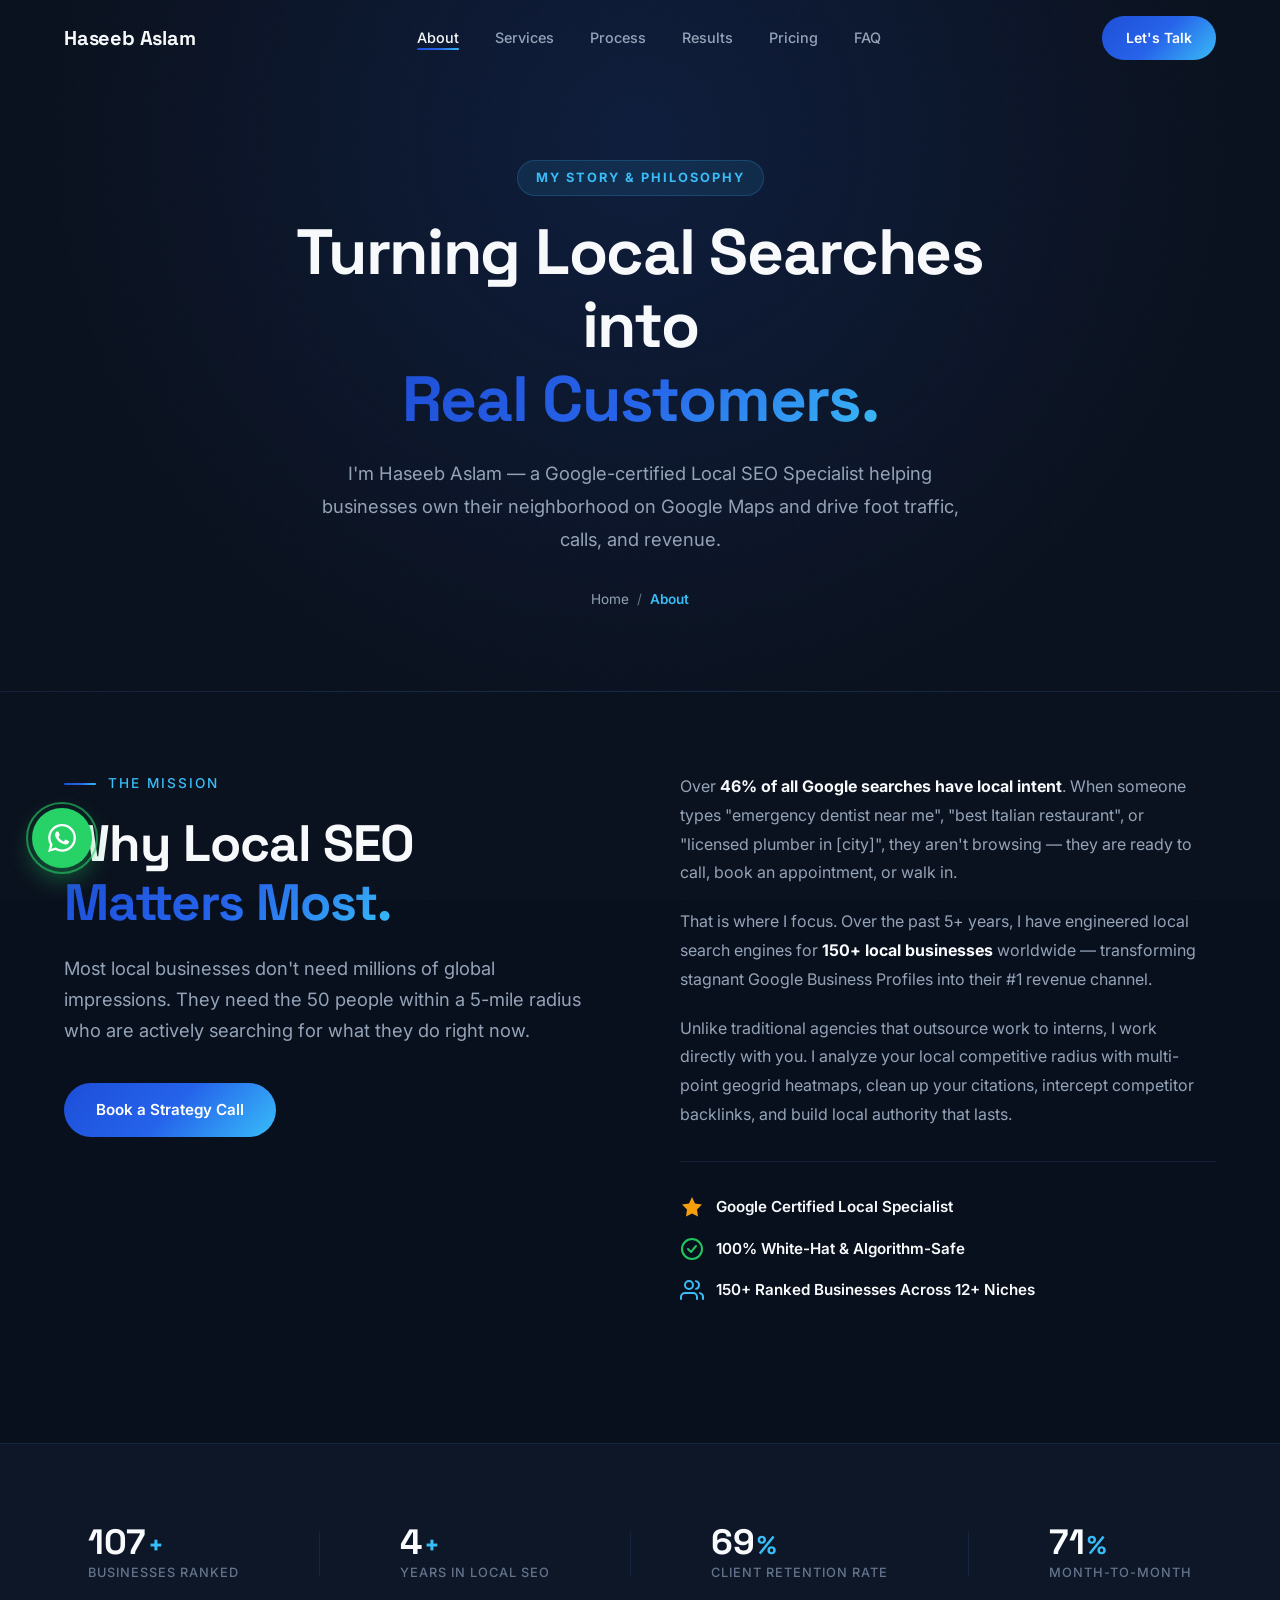
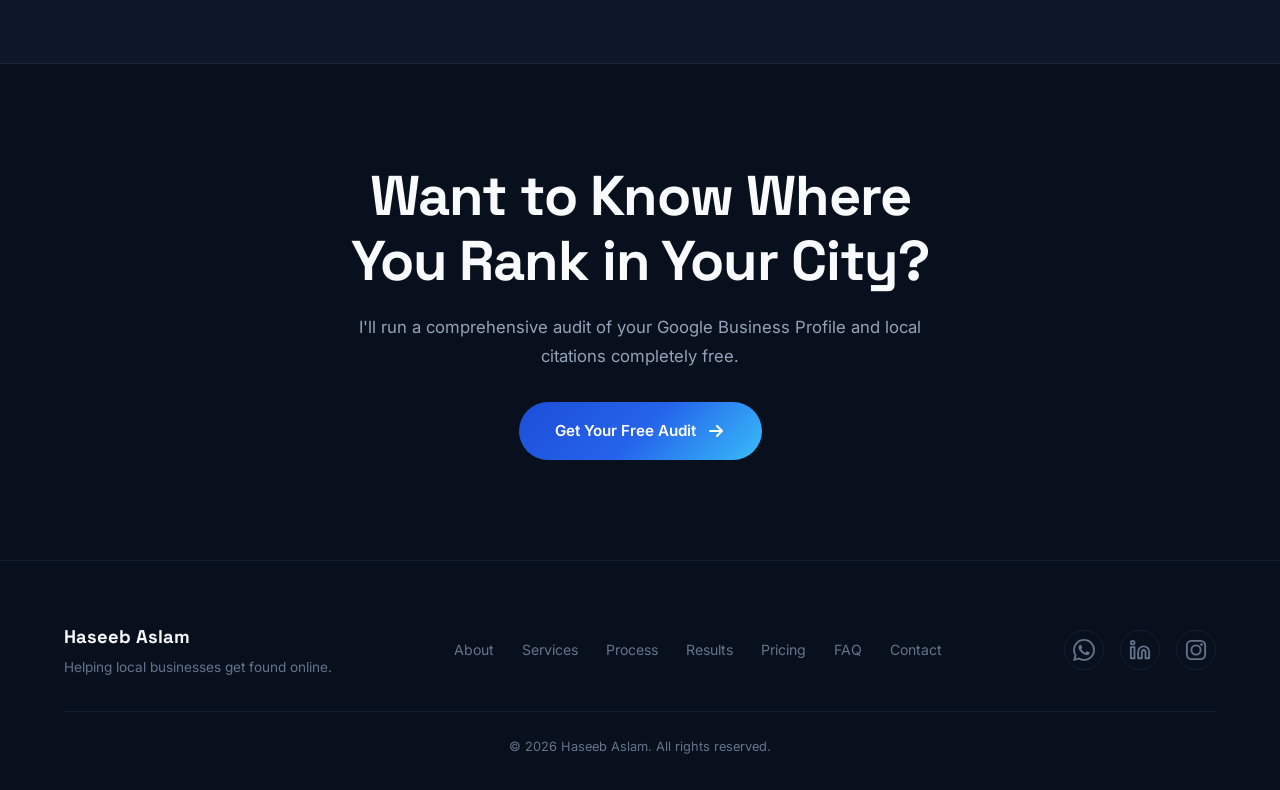
<file: about.html>
<!DOCTYPE html>
<html lang="en">
<head>
    <meta charset="UTF-8">
    <meta name="viewport" content="width=device-width, initial-scale=1.0">
    <title>About Haseeb Aslam — Local SEO Specialist</title>
    <meta name="description" content="Learn about Haseeb Aslam, a Google-certified Local SEO Specialist helping businesses own their local search market, rank in the 3-Pack, and drive phone calls.">
    <link rel="preconnect" href="https://fonts.googleapis.com">
    <link rel="preconnect" href="https://fonts.gstatic.com" crossorigin>
    <link href="https://fonts.googleapis.com/css2?family=Inter:wght@300;400;500;600;700;800;900&family=Space+Grotesk:wght@400;500;600;700;800&display=swap" rel="stylesheet">
    <link rel="stylesheet" href="styles.css">
    <link rel="icon" type="image/svg+xml" href="data:image/svg+xml,<svg xmlns='http://www.w3.org/2000/svg' viewBox='0 0 100 100'><text y='.9em' font-size='90'>📍</text></svg>">
</head>
<body>
    <div class="noise-overlay"></div>

    <a href="https://wa.me/923230903745?text=Hi%20Haseeb,%20I'd%20like%20to%20chat%20about%20working%20together!" target="_blank" rel="noopener noreferrer" class="whatsapp-float" aria-label="Chat on WhatsApp">
        <svg width="28" height="28" viewBox="0 0 24 24" fill="currentColor"><path d="M17.472 14.382c-.297-.149-1.758-.867-2.03-.967-.273-.099-.471-.148-.67.15-.197.297-.767.966-.94 1.164-.173.199-.347.223-.644.075-.297-.15-1.255-.463-2.39-1.475-.883-.788-1.48-1.761-1.653-2.059-.173-.297-.018-.458.13-.606.134-.133.298-.347.446-.52.149-.174.198-.298.298-.497.099-.198.05-.371-.025-.52-.075-.149-.669-1.612-.916-2.207-.242-.579-.487-.5-.669-.51-.173-.008-.371-.01-.57-.01-.198 0-.52.074-.792.372-.272.297-1.04 1.016-1.04 2.479 0 1.462 1.065 2.875 1.213 3.074.149.198 2.096 3.2 5.077 4.487.709.306 1.262.489 1.694.625.712.227 1.36.195 1.871.118.571-.085 1.758-.719 2.006-1.413.248-.694.248-1.289.173-1.413-.074-.124-.272-.198-.57-.347m-5.421 7.403h-.004a9.87 9.87 0 01-5.031-1.378l-.361-.214-3.741.982.998-3.648-.235-.374a9.86 9.86 0 01-1.51-5.26c.001-5.45 4.436-9.884 9.888-9.884 2.64 0 5.122 1.03 6.988 2.898a9.825 9.825 0 012.893 6.994c-.003 5.45-4.437 9.884-9.885 9.884m8.413-18.297A11.815 11.815 0 0012.05 0C5.495 0 .16 5.335.157 11.892c0 2.096.547 4.142 1.588 5.945L.057 24l6.305-1.654a11.882 11.882 0 005.683 1.448h.005c6.554 0 11.89-5.335 11.893-11.893a11.82 11.82 0 00-3.48-8.413z"/></svg>
        <span class="whatsapp-tooltip">Chat with Haseeb</span>
    </a>
    <button class="back-to-top" id="backToTop" aria-label="Back to top">
        <svg width="20" height="20" viewBox="0 0 20 20" fill="none"><path d="M10 16V4M10 4L5 9M10 4L15 9" stroke="currentColor" stroke-width="2" stroke-linecap="round" stroke-linejoin="round"/></svg>
    </button>
    <div class="cursor-glow" id="cursorGlow"></div>
    <a href="#main" class="skip-to-content">Skip to content</a>

    <!-- Navigation -->
    <nav class="navbar" id="navbar">
        <div class="nav-container">
            <a href="index.html" class="nav-logo">
                <span class="logo-text">Haseeb Aslam</span>
            </a>
            <ul class="nav-links">
                <li><a href="about.html" class="active">About</a></li>
                <li><a href="services.html">Services</a></li>
                <li><a href="process.html">Process</a></li>
                <li><a href="results.html">Results</a></li>
                <li><a href="pricing.html">Pricing</a></li>
                <li><a href="faq.html">FAQ</a></li>
            </ul>
            <a href="contact.html" class="nav-cta">Let's Talk</a>
            <button class="nav-toggle" id="navToggle" aria-label="Toggle menu">
                <span></span><span></span><span></span>
            </button>
        </div>
    </nav>

    <!-- Mobile Menu -->
    <div class="mobile-menu" id="mobileMenu">
        <ul class="mobile-links">
            <li><a href="index.html">Home</a></li>
            <li><a href="about.html">About</a></li>
            <li><a href="services.html">Services</a></li>
            <li><a href="process.html">Process</a></li>
            <li><a href="results.html">Results</a></li>
            <li><a href="pricing.html">Pricing</a></li>
            <li><a href="faq.html">FAQ</a></li>
            <li><a href="contact.html" class="mobile-cta">Let's Talk</a></li>
        </ul>
    </div>

    <main id="main">
        <!-- Page Hero -->
        <section class="page-hero">
            <div class="container">
                <div class="page-hero-content" data-animate="fade-up">
                    <span class="page-hero-tag">My Story & Philosophy</span>
                    <h1 class="page-hero-title">
                        Turning Local Searches into<br>
                        <span class="text-gradient">Real Customers.</span>
                    </h1>
                    <p class="page-hero-desc">
                        I'm Haseeb Aslam — a Google-certified Local SEO Specialist helping businesses own their neighborhood on Google Maps and drive foot traffic, calls, and revenue.
                    </p>
                    <div class="breadcrumb">
                        <a href="index.html">Home</a>
                        <span class="breadcrumb-sep">/</span>
                        <span class="breadcrumb-current">About</span>
                    </div>
                </div>
            </div>
        </section>

        <!-- Detailed About Section -->
        <section class="about" style="padding-top: 80px;">
            <div class="container">
                <div class="about-grid">
                    <div class="about-left" data-animate="fade-up">
                        <div class="section-label">
                            <span class="label-line"></span>
                            <span>The Mission</span>
                        </div>
                        <h2 class="about-title">
                            Why Local SEO<br>
                            <span class="text-gradient">Matters Most.</span>
                        </h2>
                        <p class="about-tagline">
                            Most local businesses don't need millions of global impressions. They need the 50 people within a 5-mile radius who are actively searching for what they do right now.
                        </p>
                        <div style="margin-top: 36px;">
                            <a href="contact.html" class="btn btn-primary">Book a Strategy Call</a>
                        </div>
                    </div>
                    <div class="about-right" data-animate="fade-up" data-delay="150">
                        <p>
                            Over <strong>46% of all Google searches have local intent</strong>. When someone types "emergency dentist near me", "best Italian restaurant", or "licensed plumber in [city]", they aren't browsing — they are ready to call, book an appointment, or walk in.
                        </p>
                        <p>
                            That is where I focus. Over the past 5+ years, I have engineered local search engines for <strong>150+ local businesses</strong> worldwide — transforming stagnant Google Business Profiles into their #1 revenue channel.
                        </p>
                        <p>
                            Unlike traditional agencies that outsource work to interns, I work directly with you. I analyze your local competitive radius with multi-point geogrid heatmaps, clean up your citations, intercept competitor backlinks, and build local authority that lasts.
                        </p>

                        <div class="about-highlights">
                            <div class="highlight">
                                <svg width="24" height="24" viewBox="0 0 24 24" fill="none"><path d="M12 2L15 8.5L22 9.5L17 14.5L18 21.5L12 18.5L6 21.5L7 14.5L2 9.5L9 8.5L12 2Z" fill="#f59e0b"/></svg>
                                <span>Google Certified Local Specialist</span>
                            </div>
                            <div class="highlight">
                                <svg width="24" height="24" viewBox="0 0 24 24" fill="none"><path d="M12 22C17.5228 22 22 17.5228 22 12C22 6.47715 17.5228 2 12 2C6.47715 2 2 6.47715 2 12C2 17.5228 6.47715 22 12 22Z" stroke="#22c55e" stroke-width="2"/><path d="M8 12L11 15L16 9" stroke="#22c55e" stroke-width="2" stroke-linecap="round" stroke-linejoin="round"/></svg>
                                <span>100% White-Hat & Algorithm-Safe</span>
                            </div>
                            <div class="highlight">
                                <svg width="24" height="24" viewBox="0 0 24 24" fill="none"><path d="M17 21V19C17 16.7909 15.2091 15 13 15H5C2.79086 15 1 16.7909 1 19V21" stroke="#38bdf8" stroke-width="2" stroke-linecap="round"/><circle cx="9" cy="7" r="4" stroke="#38bdf8" stroke-width="2"/><path d="M23 21V19C23 17.1362 21.7252 15.5701 20 15.126" stroke="#38bdf8" stroke-width="2" stroke-linecap="round"/><path d="M16 3.12602C17.7252 3.57006 19 5.13616 19 7C19 8.86384 17.7252 10.4299 16 10.874" stroke="#38bdf8" stroke-width="2" stroke-linecap="round"/></svg>
                                <span>150+ Ranked Businesses Across 12+ Niches</span>
                            </div>
                        </div>
                    </div>
                </div>
            </div>
        </section>

        <!-- Stats Bar -->
        <section style="padding: 80px 0; background: var(--bg-secondary); border-top: 1px solid var(--border); border-bottom: 1px solid var(--border);">
            <div class="container">
                <div class="hero-stats" style="justify-content: space-around; margin-bottom: 0;">
                    <div class="stat">
                        <div class="stat-value">
                            <span class="stat-number" data-count="150">0</span><span class="stat-plus">+</span>
                        </div>
                        <span class="stat-label">Businesses Ranked</span>
                    </div>
                    <div class="stat-divider"></div>
                    <div class="stat">
                        <div class="stat-value">
                            <span class="stat-number" data-count="5">0</span><span class="stat-plus">+</span>
                        </div>
                        <span class="stat-label">Years in Local SEO</span>
                    </div>
                    <div class="stat-divider"></div>
                    <div class="stat">
                        <div class="stat-value">
                            <span class="stat-number" data-count="97">0</span><span class="stat-percent">%</span>
                        </div>
                        <span class="stat-label">Client Retention Rate</span>
                    </div>
                    <div class="stat-divider"></div>
                    <div class="stat">
                        <div class="stat-value">
                            <span class="stat-number" data-count="100">0</span><span class="stat-percent">%</span>
                        </div>
                        <span class="stat-label">Month-to-Month</span>
                    </div>
                </div>
            </div>
        </section>

        <!-- Quick CTA -->
        <section style="padding: 100px 0; text-align: center;">
            <div class="container">
                <div style="max-width: 600px; margin: 0 auto;" data-animate="fade-up">
                    <h2 class="section-title" style="margin-bottom: 20px;">Want to Know Where You Rank in Your City?</h2>
                    <p style="color: var(--text-secondary); margin-bottom: 32px; font-size: 1.05rem;">
                        I'll run a comprehensive audit of your Google Business Profile and local citations completely free.
                    </p>
                    <a href="contact.html" class="btn btn-primary" style="padding: 16px 36px;">
                        <span>Get Your Free Audit</span>
                        <svg width="20" height="20" viewBox="0 0 20 20" fill="none"><path d="M4 10H16M16 10L11 5M16 10L11 15" stroke="currentColor" stroke-width="2" stroke-linecap="round" stroke-linejoin="round"/></svg>
                    </a>
                </div>
            </div>
        </section>
    </main>

    <footer class="footer">
        <div class="container">
            <div class="footer-content">
                <div class="footer-left">
                    <a href="index.html" class="footer-logo"><span class="logo-text">Haseeb Aslam</span></a>
                    <p class="footer-tagline">Helping local businesses get found online.</p>
                </div>
                <div class="footer-links">
                    <a href="about.html">About</a>
                    <a href="services.html">Services</a>
                    <a href="process.html">Process</a>
                    <a href="results.html">Results</a>
                    <a href="pricing.html">Pricing</a>
                    <a href="faq.html">FAQ</a>
                    <a href="contact.html">Contact</a>
                </div>
                <div class="footer-social">
                    <a href="https://wa.me/923230903745?text=Hi%20Haseeb,%20I'm%20interested%20in%20your%20Local%20SEO%20services!" target="_blank" rel="noopener noreferrer" aria-label="WhatsApp">
                        <svg width="22" height="22" viewBox="0 0 24 24" fill="currentColor"><path d="M17.472 14.382c-.297-.149-1.758-.867-2.03-.967-.273-.099-.471-.148-.67.15-.197.297-.767.966-.94 1.164-.173.199-.347.223-.644.075-.297-.15-1.255-.463-2.39-1.475-.883-.788-1.48-1.761-1.653-2.059-.173-.297-.018-.458.13-.606.134-.133.298-.347.446-.52.149-.174.198-.298.298-.497.099-.198.05-.371-.025-.52-.075-.149-.669-1.612-.916-2.207-.242-.579-.487-.5-.669-.51-.173-.008-.371-.01-.57-.01-.198 0-.52.074-.792.372-.272.297-1.04 1.016-1.04 2.479 0 1.462 1.065 2.875 1.213 3.074.149.198 2.096 3.2 5.077 4.487.709.306 1.262.489 1.694.625.712.227 1.36.195 1.871.118.571-.085 1.758-.719 2.006-1.413.248-.694.248-1.289.173-1.413-.074-.124-.272-.198-.57-.347m-5.421 7.403h-.004a9.87 9.87 0 01-5.031-1.378l-.361-.214-3.741.982.998-3.648-.235-.374a9.86 9.86 0 01-1.51-5.26c.001-5.45 4.436-9.884 9.888-9.884 2.64 0 5.122 1.03 6.988 2.898a9.825 9.825 0 012.893 6.994c-.003 5.45-4.437 9.884-9.885 9.884m8.413-18.297A11.815 11.815 0 0012.05 0C5.495 0 .16 5.335.157 11.892c0 2.096.547 4.142 1.588 5.945L.057 24l6.305-1.654a11.882 11.882 0 005.683 1.448h.005c6.554 0 11.89-5.335 11.893-11.893a11.82 11.82 0 00-3.48-8.413z"/></svg>
                    </a>
                    <a href="https://www.linkedin.com/in/haseeb-aslam1/" target="_blank" rel="noopener noreferrer" aria-label="LinkedIn">
                        <svg width="22" height="22" viewBox="0 0 24 24" fill="none"><path d="M16 8C17.5913 8 19.1174 8.63214 20.2426 9.75736C21.3679 10.8826 22 12.4087 22 14V21H18V14C18 13.4696 17.7893 12.9609 17.4142 12.5858C17.0391 12.2107 16.5304 12 16 12C15.4696 12 14.9609 12.2107 14.5858 12.5858C14.2107 12.9609 14 13.4696 14 14V21H10V14C10 12.4087 10.6321 10.8826 11.7574 9.75736C12.8826 8.63214 14.4087 8 16 8Z" stroke="currentColor" stroke-width="2" stroke-linecap="round" stroke-linejoin="round"/><rect x="2" y="9" width="4" height="12" stroke="currentColor" stroke-width="2"/><circle cx="4" cy="4" r="2" stroke="currentColor" stroke-width="2"/></svg>
                    </a>
                    <a href="https://www.instagram.com/haseeb__aslam1/" target="_blank" rel="noopener noreferrer" aria-label="Instagram">
                        <svg width="22" height="22" viewBox="0 0 24 24" fill="none"><rect x="2" y="2" width="20" height="20" rx="5" stroke="currentColor" stroke-width="2"/><circle cx="12" cy="12" r="5" stroke="currentColor" stroke-width="2"/><circle cx="18" cy="6" r="1.5" fill="currentColor"/></svg>
                    </a>
                </div>
            </div>
            <div class="footer-bottom">
                <p>© 2026 Haseeb Aslam. All rights reserved.</p>
            </div>
        </div>
    </footer>

    <script src="script.js"></script>
</body>
</html>
</file>
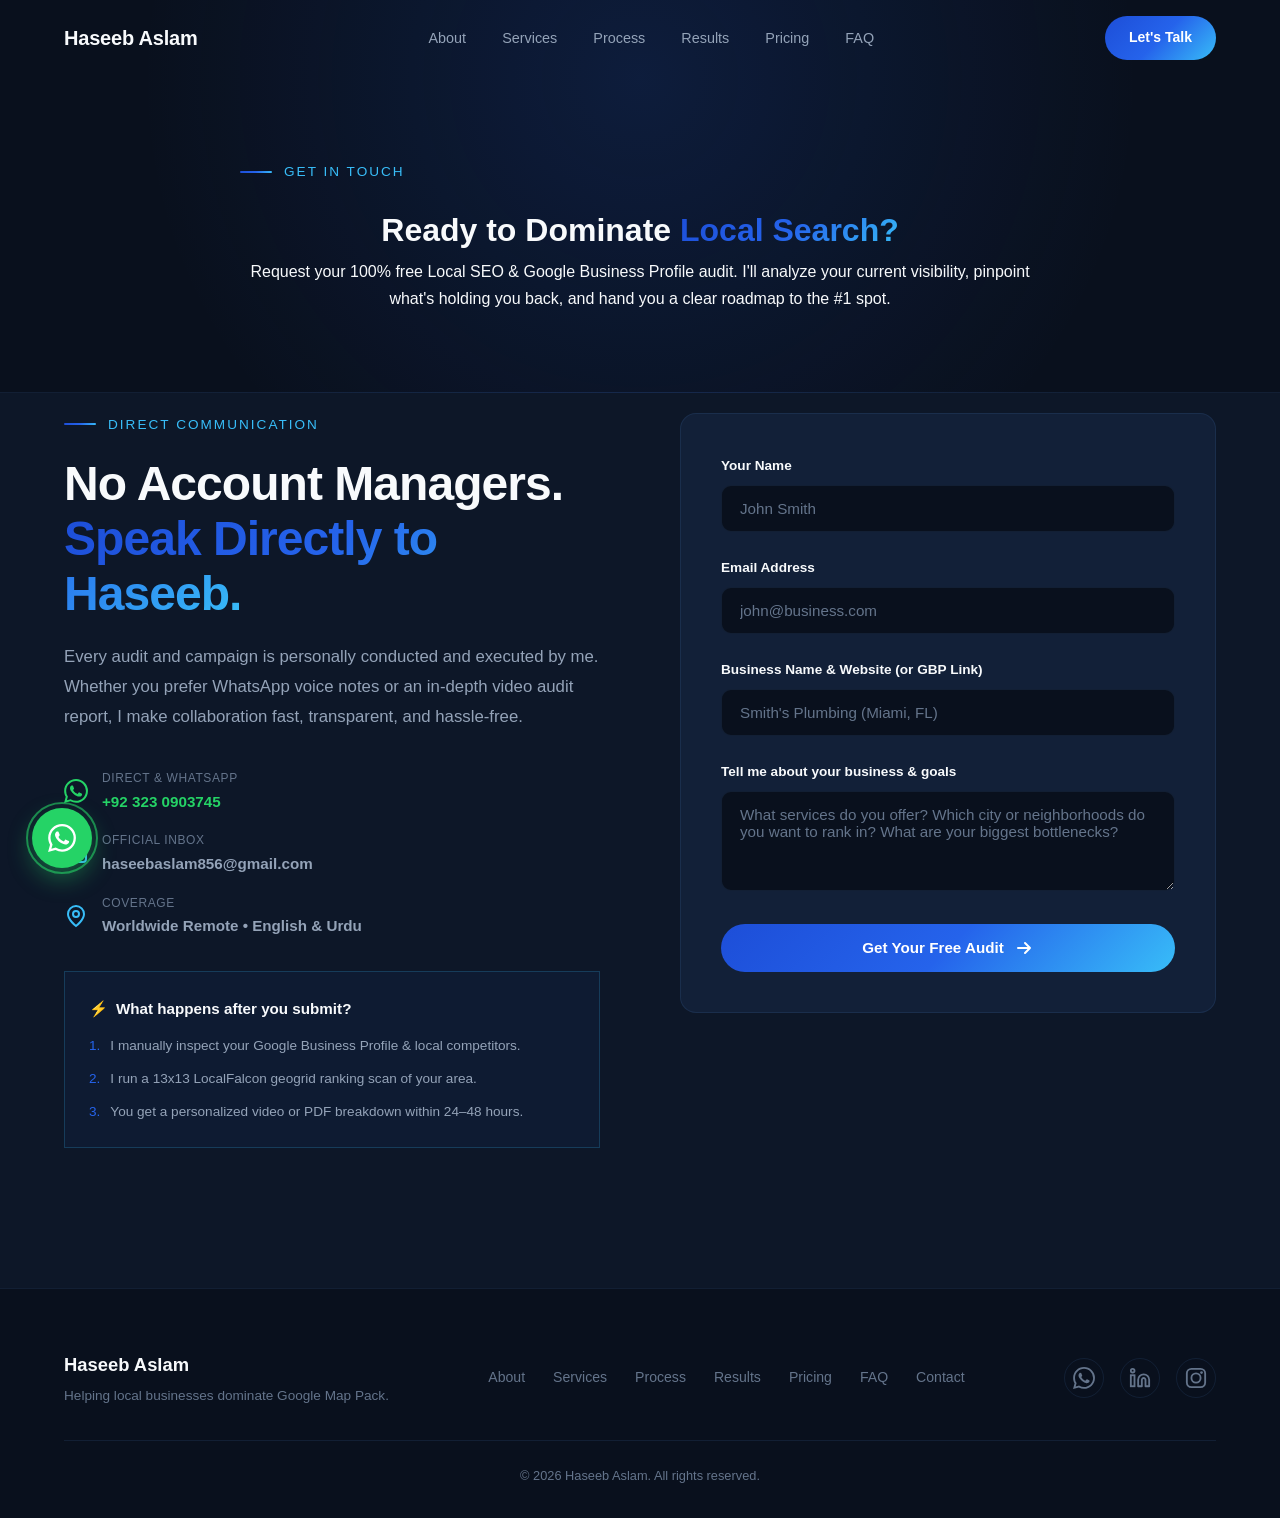
<file: contact.html>
<!DOCTYPE html>
<html lang="en">
<head>
    <meta charset="UTF-8">
    <meta name="viewport" content="width=device-width, initial-scale=1.0">
    <title>Contact Haseeb Aslam | Free Local SEO Audit & Strategy</title>
    <meta name="description" content="Request a 100% free Local SEO audit for your business from Haseeb Aslam. Get your Google Business Profile and Map Pack ranking roadmap.">
    <link rel="preconnect" href="https://fonts.googleapis.com">
    <link rel="preconnect" href="https://fonts.gstatic.com" crossorigin>
    <link href="https://fonts.googleapis.com/css2?family=Plus+Jakarta+Sans:wght@300;400;500;600;700;800&family=JetBrains+Mono:wght@400;500&display=swap" rel="stylesheet">
    <link rel="stylesheet" href="styles.css">
</head>
<body>
    <!-- Floating WhatsApp Action -->
    <a href="https://wa.me/923230903745?text=Hi%20Haseeb,%20I'm%20interested%20in%20your%20Local%20SEO%20services!" target="_blank" rel="noopener noreferrer" class="whatsapp-float" aria-label="Chat on WhatsApp">
        <svg width="28" height="28" viewBox="0 0 24 24" fill="currentColor">
            <path d="M17.472 14.382c-.297-.149-1.758-.867-2.03-.967-.273-.099-.471-.148-.67.15-.197.297-.767.966-.94 1.164-.173.199-.347.223-.644.075-.297-.15-1.255-.463-2.39-1.475-.883-.788-1.48-1.761-1.653-2.059-.173-.297-.018-.458.13-.606.134-.133.298-.347.446-.52.149-.174.198-.298.298-.497.099-.198.05-.371-.025-.52-.075-.149-.669-1.612-.916-2.207-.242-.579-.487-.5-.669-.51-.173-.008-.371-.01-.57-.01-.198 0-.52.074-.792.372-.272.297-1.04 1.016-1.04 2.479 0 1.462 1.065 2.875 1.213 3.074.149.198 2.096 3.2 5.077 4.487.709.306 1.262.489 1.694.625.712.227 1.36.195 1.871.118.571-.085 1.758-.719 2.006-1.413.248-.694.248-1.289.173-1.413-.074-.124-.272-.198-.57-.347m-5.421 7.403h-.004a9.87 9.87 0 01-5.031-1.378l-.361-.214-3.741.982.998-3.648-.235-.374a9.86 9.86 0 01-1.51-5.26c.001-5.45 4.436-9.884 9.888-9.884 2.64 0 5.122 1.03 6.988 2.898a9.825 9.825 0 012.893 6.994c-.003 5.45-4.437 9.884-9.885 9.884m8.413-18.297A11.815 11.815 0 0012.05 0C5.495 0 .16 5.335.157 11.892c0 2.096.547 4.142 1.588 5.945L.057 24l6.305-1.654a11.882 11.882 0 005.683 1.448h.005c6.554 0 11.89-5.335 11.893-11.893a11.82 11.82 0 00-3.48-8.413z"/>
        </svg>
    </a>

    <!-- Cursor Glow -->
    <div class="cursor-glow" id="cursorGlow"></div>

    <!-- Navigation -->
    <nav class="navbar" id="navbar">
        <div class="nav-container">
            <a href="index.html" class="nav-logo">
                <span class="logo-text">Haseeb Aslam</span>
            </a>
            <ul class="nav-links">
                <li><a href="about.html">About</a></li>
                <li><a href="services.html">Services</a></li>
                <li><a href="process.html">Process</a></li>
                <li><a href="results.html">Results</a></li>
                <li><a href="pricing.html">Pricing</a></li>
                <li><a href="faq.html">FAQ</a></li>
            </ul>
            <a href="contact.html" class="nav-cta active">Let's Talk</a>
            <button class="nav-toggle" id="navToggle" aria-label="Toggle menu">
                <span></span><span></span><span></span>
            </button>
        </div>
    </nav>

    <!-- Mobile Menu -->
    <div class="mobile-menu" id="mobileMenu">
        <ul class="mobile-links">
            <li><a href="index.html">Home</a></li>
            <li><a href="about.html">About</a></li>
            <li><a href="services.html">Services</a></li>
            <li><a href="process.html">Process</a></li>
            <li><a href="results.html">Results</a></li>
            <li><a href="pricing.html">Pricing</a></li>
            <li><a href="faq.html">FAQ</a></li>
            <li><a href="contact.html" class="mobile-cta">Let's Talk</a></li>
        </ul>
    </div>

    <!-- Page Hero -->
    <header class="page-hero">
        <div class="container">
            <div class="page-hero-content" data-animate="fade-up">
                <div class="section-label">
                    <span class="label-line"></span>
                    <span>GET IN TOUCH</span>
                </div>
                <h1 class="page-title">
                    Ready to Dominate <span class="text-gradient">Local Search?</span>
                </h1>
                <p class="page-subtitle">
                    Request your 100% free Local SEO & Google Business Profile audit. I'll analyze your current visibility, pinpoint what's holding you back, and hand you a clear roadmap to the #1 spot.
                </p>
            </div>
        </div>
    </header>

    <!-- Main Contact Section -->
    <section class="contact" style="padding-top: 20px;">
        <div class="container">
            <div class="contact-wrapper">
                <div class="contact-left" data-animate="fade-up">
                    <div class="section-label">
                        <span class="label-line"></span>
                        <span>Direct Communication</span>
                    </div>
                    <h2 class="contact-title">
                        No Account Managers.<br>
                        <span class="text-gradient">Speak Directly to Haseeb.</span>
                    </h2>
                    <p class="contact-desc">
                        Every audit and campaign is personally conducted and executed by me. Whether you prefer WhatsApp voice notes or an in-depth video audit report, I make collaboration fast, transparent, and hassle-free.
                    </p>

                    <div class="contact-info">
                        <a href="https://wa.me/923230903745?text=Hi%20Haseeb,%20I'm%20interested%20in%20your%20Local%20SEO%20services!" target="_blank" rel="noopener noreferrer" class="contact-link contact-link-whatsapp">
                            <svg width="24" height="24" viewBox="0 0 24 24" fill="currentColor">
                                <path d="M17.472 14.382c-.297-.149-1.758-.867-2.03-.967-.273-.099-.471-.148-.67.15-.197.297-.767.966-.94 1.164-.173.199-.347.223-.644.075-.297-.15-1.255-.463-2.39-1.475-.883-.788-1.48-1.761-1.653-2.059-.173-.297-.018-.458.13-.606.134-.133.298-.347.446-.52.149-.174.198-.298.298-.497.099-.198.05-.371-.025-.52-.075-.149-.669-1.612-.916-2.207-.242-.579-.487-.5-.669-.51-.173-.008-.371-.01-.57-.01-.198 0-.52.074-.792.372-.272.297-1.04 1.016-1.04 2.479 0 1.462 1.065 2.875 1.213 3.074.149.198 2.096 3.2 5.077 4.487.709.306 1.262.489 1.694.625.712.227 1.36.195 1.871.118.571-.085 1.758-.719 2.006-1.413.248-.694.248-1.289.173-1.413-.074-.124-.272-.198-.57-.347m-5.421 7.403h-.004a9.87 9.87 0 01-5.031-1.378l-.361-.214-3.741.982.998-3.648-.235-.374a9.86 9.86 0 01-1.51-5.26c.001-5.45 4.436-9.884 9.888-9.884 2.64 0 5.122 1.03 6.988 2.898a9.825 9.825 0 012.893 6.994c-.003 5.45-4.437 9.884-9.885 9.884m8.413-18.297A11.815 11.815 0 0012.05 0C5.495 0 .16 5.335.157 11.892c0 2.096.547 4.142 1.588 5.945L.057 24l6.305-1.654a11.882 11.882 0 005.683 1.448h.005c6.554 0 11.89-5.335 11.893-11.893a11.82 11.82 0 00-3.48-8.413z"/>
                            </svg>
                            <div>
                                <span style="display:block; font-size:0.75rem; color:var(--text-muted); text-transform:uppercase; letter-spacing:0.05em;">Direct & WhatsApp</span>
                                <strong>+92 323 0903745</strong>
                            </div>
                        </a>
                        <a href="mailto:haseebaslam856@gmail.com" class="contact-link">
                            <svg width="24" height="24" viewBox="0 0 24 24" fill="none">
                                <rect x="2" y="4" width="20" height="16" rx="3" stroke="currentColor" stroke-width="2"/>
                                <path d="M2 7L12 13L22 7" stroke="currentColor" stroke-width="2"/>
                            </svg>
                            <div>
                                <span style="display:block; font-size:0.75rem; color:var(--text-muted); text-transform:uppercase; letter-spacing:0.05em;">Official Inbox</span>
                                <strong>haseebaslam856@gmail.com</strong>
                            </div>
                        </a>
                        <div class="contact-link" style="cursor:default;">
                            <svg width="24" height="24" viewBox="0 0 24 24" fill="none">
                                <path d="M12 2C7.58 2 4 5.58 4 10C4 16 12 22 12 22S20 16 20 10C20 5.58 16.42 2 12 2Z" stroke="currentColor" stroke-width="2"/>
                                <circle cx="12" cy="10" r="3" stroke="currentColor" stroke-width="2"/>
                            </svg>
                            <div>
                                <span style="display:block; font-size:0.75rem; color:var(--text-muted); text-transform:uppercase; letter-spacing:0.05em;">Coverage</span>
                                <strong>Worldwide Remote • English & Urdu</strong>
                            </div>
                        </div>
                    </div>

                    <!-- What Happens Next Box -->
                    <div style="margin-top: 32px; padding: 24px; background: rgba(37, 99, 235, 0.05); border: 1px solid rgba(56, 189, 248, 0.2); border-radius: var(--border-radius-sm);">
                        <h4 style="font-size: 0.95rem; font-weight: 700; color: var(--text); margin-bottom: 12px; display: flex; align-items: center; gap: 8px;">
                            <span style="color: var(--accent-light);">⚡</span> What happens after you submit?
                        </h4>
                        <ul style="list-style: none; display: flex; flex-direction: column; gap: 10px; font-size: 0.85rem; color: var(--text-secondary);">
                            <li style="display: flex; gap: 10px;">
                                <span style="color: var(--accent);">1.</span> I manually inspect your Google Business Profile & local competitors.
                            </li>
                            <li style="display: flex; gap: 10px;">
                                <span style="color: var(--accent);">2.</span> I run a 13x13 LocalFalcon geogrid ranking scan of your area.
                            </li>
                            <li style="display: flex; gap: 10px;">
                                <span style="color: var(--accent);">3.</span> You get a personalized video or PDF breakdown within 24–48 hours.
                            </li>
                        </ul>
                    </div>
                </div>

                <div class="contact-right" data-animate="fade-up" data-delay="150">
                    <form class="contact-form" id="contactForm">
                        <div class="form-group">
                            <label for="name">Your Name</label>
                            <input type="text" id="name" name="name" placeholder="John Smith" required>
                        </div>
                        <div class="form-group">
                            <label for="email">Email Address</label>
                            <input type="email" id="email" name="email" placeholder="john@business.com" required>
                        </div>
                        <div class="form-group">
                            <label for="business">Business Name & Website (or GBP Link)</label>
                            <input type="text" id="business" name="business" placeholder="Smith's Plumbing (Miami, FL)">
                        </div>
                        <div class="form-group">
                            <label for="message">Tell me about your business & goals</label>
                            <textarea id="message" name="message" rows="4" placeholder="What services do you offer? Which city or neighborhoods do you want to rank in? What are your biggest bottlenecks?" required></textarea>
                        </div>
                        <button type="submit" class="btn btn-primary btn-full" id="submitBtn">
                            <span>Get Your Free Audit</span>
                            <svg width="20" height="20" viewBox="0 0 20 20" fill="none">
                                <path d="M4 10H16M16 10L11 5M16 10L11 15" stroke="currentColor" stroke-width="2" stroke-linecap="round" stroke-linejoin="round"/>
                            </svg>
                        </button>
                    </form>

                    <!-- In-card Success Confirmation -->
                    <div class="form-success-box" id="formSuccessBox" style="display: none;">
                        <div class="success-icon">✓</div>
                        <h3 class="success-title">Audit Request Ready!</h3>
                        <p class="success-desc">Choose your preferred channel to send your details directly to Haseeb:</p>
                        
                        <div class="success-actions">
                            <a href="https://wa.me/923230903745?text=Hi%20Haseeb,%20I'd%20like%20to%20get%20a%20Local%20SEO%20Audit%20for%20my%20business!" id="successWhatsappBtn" target="_blank" rel="noopener noreferrer" class="btn btn-whatsapp-direct btn-full">
                                <svg width="20" height="20" viewBox="0 0 24 24" fill="currentColor">
                                    <path d="M17.472 14.382c-.297-.149-1.758-.867-2.03-.967-.273-.099-.471-.148-.67.15-.197.297-.767.966-.94 1.164-.173.199-.347.223-.644.075-.297-.15-1.255-.463-2.39-1.475-.883-.788-1.48-1.761-1.653-2.059-.173-.297-.018-.458.13-.606.134-.133.298-.347.446-.52.149-.174.198-.298.298-.497.099-.198.05-.371-.025-.52-.075-.149-.669-1.612-.916-2.207-.242-.579-.487-.5-.669-.51-.173-.008-.371-.01-.57-.01-.198 0-.52.074-.792.372-.272.297-1.04 1.016-1.04 2.479 0 1.462 1.065 2.875 1.213 3.074.149.198 2.096 3.2 5.077 4.487.709.306 1.262.489 1.694.625.712.227 1.36.195 1.871.118.571-.085 1.758-.719 2.006-1.413.248-.694.248-1.289.173-1.413-.074-.124-.272-.198-.57-.347m-5.421 7.403h-.004a9.87 9.87 0 01-5.031-1.378l-.361-.214-3.741.982.998-3.648-.235-.374a9.86 9.86 0 01-1.51-5.26c.001-5.45 4.436-9.884 9.888-9.884 2.64 0 5.122 1.03 6.988 2.898a9.825 9.825 0 012.893 6.994c-.003 5.45-4.437 9.884-9.885 9.884m8.413-18.297A11.815 11.815 0 0012.05 0C5.495 0 .16 5.335.157 11.892c0 2.096.547 4.142 1.588 5.945L.057 24l6.305-1.654a11.882 11.882 0 005.683 1.448h.005c6.554 0 11.89-5.335 11.893-11.893a11.82 11.82 0 00-3.48-8.413z"/>
                                </svg>
                                <span>Send Instantly via WhatsApp</span>
                            </a>
                            <a href="mailto:haseebaslam856@gmail.com?subject=Local%20SEO%20Audit%20Request" id="successEmailBtn" class="btn btn-secondary btn-full">
                                <svg width="20" height="20" viewBox="0 0 24 24" fill="none">
                                    <rect x="2" y="4" width="20" height="16" rx="3" stroke="currentColor" stroke-width="2"/>
                                    <path d="M2 7L12 13L22 7" stroke="currentColor" stroke-width="2"/>
                                </svg>
                                <span>Send via Email App (haseebaslam856@gmail.com)</span>
                            </a>
                        </div>
                        <button type="button" class="btn-text-reset" id="resetFormBtn">Edit details / Submit another</button>
                    </div>
                </div>
            </div>
        </div>
    </section>

    <!-- Footer -->
    <footer class="footer">
        <div class="container">
            <div class="footer-content">
                <div class="footer-left">
                    <a href="index.html" class="footer-logo">
                        <span class="logo-text">Haseeb Aslam</span>
                    </a>
                    <p class="footer-tagline">Helping local businesses dominate Google Map Pack.</p>
                </div>
                <div class="footer-links">
                    <a href="about.html">About</a>
                    <a href="services.html">Services</a>
                    <a href="process.html">Process</a>
                    <a href="results.html">Results</a>
                    <a href="pricing.html">Pricing</a>
                    <a href="faq.html">FAQ</a>
                    <a href="contact.html">Contact</a>
                </div>
                <div class="footer-social">
                    <a href="https://wa.me/923230903745?text=Hi%20Haseeb,%20I'm%20interested%20in%20your%20Local%20SEO%20services!" target="_blank" rel="noopener noreferrer" aria-label="WhatsApp">
                        <svg width="22" height="22" viewBox="0 0 24 24" fill="currentColor">
                            <path d="M17.472 14.382c-.297-.149-1.758-.867-2.03-.967-.273-.099-.471-.148-.67.15-.197.297-.767.966-.94 1.164-.173.199-.347.223-.644.075-.297-.15-1.255-.463-2.39-1.475-.883-.788-1.48-1.761-1.653-2.059-.173-.297-.018-.458.13-.606.134-.133.298-.347.446-.52.149-.174.198-.298.298-.497.099-.198.05-.371-.025-.52-.075-.149-.669-1.612-.916-2.207-.242-.579-.487-.5-.669-.51-.173-.008-.371-.01-.57-.01-.198 0-.52.074-.792.372-.272.297-1.04 1.016-1.04 2.479 0 1.462 1.065 2.875 1.213 3.074.149.198 2.096 3.2 5.077 4.487.709.306 1.262.489 1.694.625.712.227 1.36.195 1.871.118.571-.085 1.758-.719 2.006-1.413.248-.694.248-1.289.173-1.413-.074-.124-.272-.198-.57-.347m-5.421 7.403h-.004a9.87 9.87 0 01-5.031-1.378l-.361-.214-3.741.982.998-3.648-.235-.374a9.86 9.86 0 01-1.51-5.26c.001-5.45 4.436-9.884 9.888-9.884 2.64 0 5.122 1.03 6.988 2.898a9.825 9.825 0 012.893 6.994c-.003 5.45-4.437 9.884-9.885 9.884m8.413-18.297A11.815 11.815 0 0012.05 0C5.495 0 .16 5.335.157 11.892c0 2.096.547 4.142 1.588 5.945L.057 24l6.305-1.654a11.882 11.882 0 005.683 1.448h.005c6.554 0 11.89-5.335 11.893-11.893a11.82 11.82 0 00-3.48-8.413z"/>
                        </svg>
                    </a>
                    <a href="https://www.linkedin.com/in/haseeb-aslam1/" target="_blank" rel="noopener noreferrer" aria-label="LinkedIn">
                        <svg width="22" height="22" viewBox="0 0 24 24" fill="none">
                            <path d="M16 8C17.5913 8 19.1174 8.63214 20.2426 9.75736C21.3679 10.8826 22 12.4087 22 14V21H18V14C18 13.4696 17.7893 12.9609 17.4142 12.5858C17.0391 12.2107 16.5304 12 16 12C15.4696 12 14.9609 12.2107 14.5858 12.5858C14.2107 12.9609 14 13.4696 14 14V21H10V14C10 12.4087 10.6321 10.8826 11.7574 9.75736C12.8826 8.63214 14.4087 8 16 8Z" stroke="currentColor" stroke-width="2" stroke-linecap="round" stroke-linejoin="round"/>
                            <rect x="2" y="9" width="4" height="12" stroke="currentColor" stroke-width="2"/>
                            <circle cx="4" cy="4" r="2" stroke="currentColor" stroke-width="2"/>
                        </svg>
                    </a>
                    <a href="https://www.instagram.com/haseeb__aslam1/" target="_blank" rel="noopener noreferrer" aria-label="Instagram">
                        <svg width="22" height="22" viewBox="0 0 24 24" fill="none">
                            <rect x="2" y="2" width="20" height="20" rx="5" stroke="currentColor" stroke-width="2"/>
                            <circle cx="12" cy="12" r="5" stroke="currentColor" stroke-width="2"/>
                            <circle cx="18" cy="6" r="1.5" fill="currentColor"/>
                        </svg>
                    </a>
                </div>
            </div>
            <div class="footer-bottom">
                <p>&copy; 2025 Haseeb Aslam. All rights reserved.</p>
            </div>
        </div>
    </footer>

    <script src="script.js"></script>
</body>
</html>
</file>
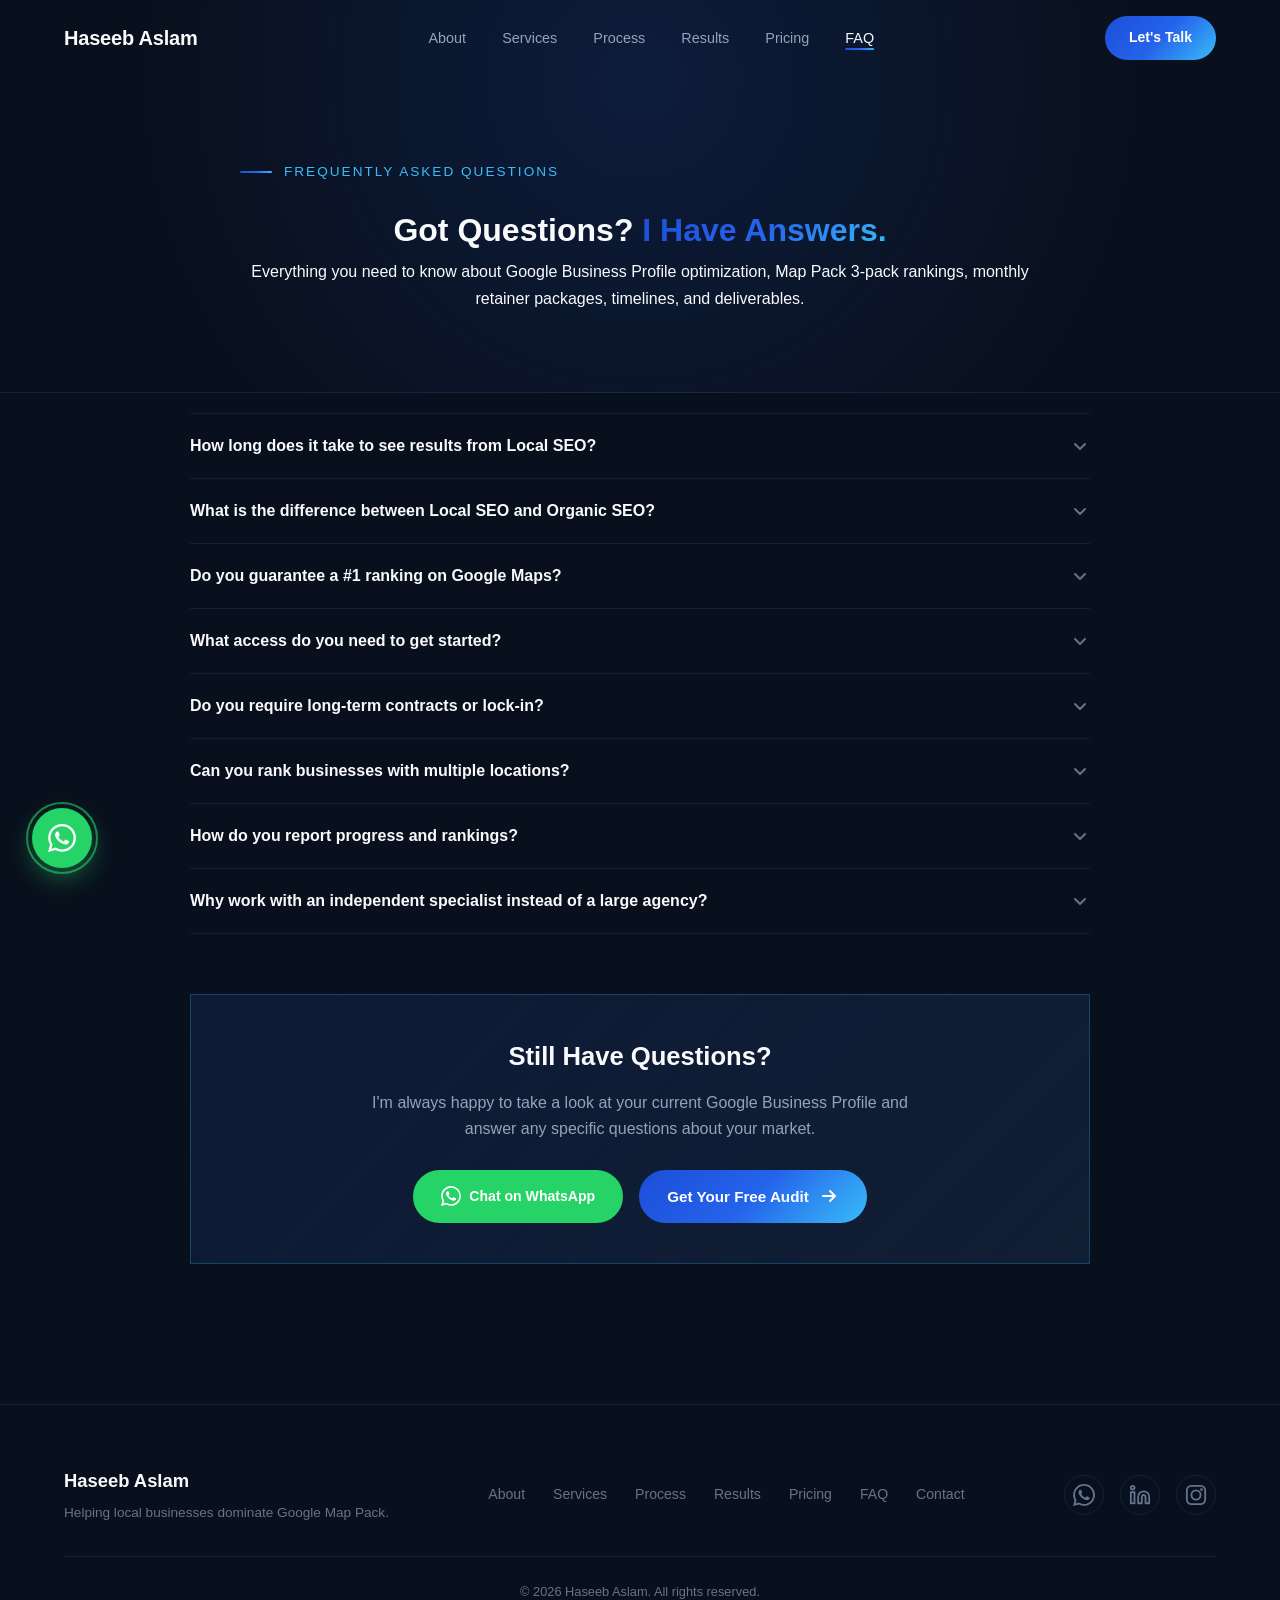
<file: faq.html>
<!DOCTYPE html>
<html lang="en">
<head>
    <meta charset="UTF-8">
    <meta name="viewport" content="width=device-width, initial-scale=1.0">
    <title>FAQ | Frequently Asked Questions | Haseeb Aslam Local SEO</title>
    <meta name="description" content="Answers to common questions about Local SEO, Google Map Pack rankings, pricing, timelines, and working with Haseeb Aslam.">
    <link rel="preconnect" href="https://fonts.googleapis.com">
    <link rel="preconnect" href="https://fonts.gstatic.com" crossorigin>
    <link href="https://fonts.googleapis.com/css2?family=Plus+Jakarta+Sans:wght@300;400;500;600;700;800&family=JetBrains+Mono:wght@400;500&display=swap" rel="stylesheet">
    <link rel="stylesheet" href="styles.css">
</head>
<body>
    <!-- Floating WhatsApp Action -->
    <a href="https://wa.me/923230903745?text=Hi%20Haseeb,%20I'm%20interested%20in%20your%20Local%20SEO%20services!" target="_blank" rel="noopener noreferrer" class="whatsapp-float" aria-label="Chat on WhatsApp">
        <svg width="28" height="28" viewBox="0 0 24 24" fill="currentColor">
            <path d="M17.472 14.382c-.297-.149-1.758-.867-2.03-.967-.273-.099-.471-.148-.67.15-.197.297-.767.966-.94 1.164-.173.199-.347.223-.644.075-.297-.15-1.255-.463-2.39-1.475-.883-.788-1.48-1.761-1.653-2.059-.173-.297-.018-.458.13-.606.134-.133.298-.347.446-.52.149-.174.198-.298.298-.497.099-.198.05-.371-.025-.52-.075-.149-.669-1.612-.916-2.207-.242-.579-.487-.5-.669-.51-.173-.008-.371-.01-.57-.01-.198 0-.52.074-.792.372-.272.297-1.04 1.016-1.04 2.479 0 1.462 1.065 2.875 1.213 3.074.149.198 2.096 3.2 5.077 4.487.709.306 1.262.489 1.694.625.712.227 1.36.195 1.871.118.571-.085 1.758-.719 2.006-1.413.248-.694.248-1.289.173-1.413-.074-.124-.272-.198-.57-.347m-5.421 7.403h-.004a9.87 9.87 0 01-5.031-1.378l-.361-.214-3.741.982.998-3.648-.235-.374a9.86 9.86 0 01-1.51-5.26c.001-5.45 4.436-9.884 9.888-9.884 2.64 0 5.122 1.03 6.988 2.898a9.825 9.825 0 012.893 6.994c-.003 5.45-4.437 9.884-9.885 9.884m8.413-18.297A11.815 11.815 0 0012.05 0C5.495 0 .16 5.335.157 11.892c0 2.096.547 4.142 1.588 5.945L.057 24l6.305-1.654a11.882 11.882 0 005.683 1.448h.005c6.554 0 11.89-5.335 11.893-11.893a11.82 11.82 0 00-3.48-8.413z"/>
        </svg>
    </a>

    <!-- Cursor Glow -->
    <div class="cursor-glow" id="cursorGlow"></div>

    <!-- Navigation -->
    <nav class="navbar" id="navbar">
        <div class="nav-container">
            <a href="index.html" class="nav-logo">
                <span class="logo-text">Haseeb Aslam</span>
            </a>
            <ul class="nav-links">
                <li><a href="about.html">About</a></li>
                <li><a href="services.html">Services</a></li>
                <li><a href="process.html">Process</a></li>
                <li><a href="results.html">Results</a></li>
                <li><a href="pricing.html">Pricing</a></li>
                <li><a href="faq.html" class="active">FAQ</a></li>
            </ul>
            <a href="contact.html" class="nav-cta">Let's Talk</a>
            <button class="nav-toggle" id="navToggle" aria-label="Toggle menu">
                <span></span><span></span><span></span>
            </button>
        </div>
    </nav>

    <!-- Mobile Menu -->
    <div class="mobile-menu" id="mobileMenu">
        <ul class="mobile-links">
            <li><a href="index.html">Home</a></li>
            <li><a href="about.html">About</a></li>
            <li><a href="services.html">Services</a></li>
            <li><a href="process.html">Process</a></li>
            <li><a href="results.html">Results</a></li>
            <li><a href="pricing.html">Pricing</a></li>
            <li><a href="faq.html">FAQ</a></li>
            <li><a href="contact.html" class="mobile-cta">Let's Talk</a></li>
        </ul>
    </div>

    <!-- Page Hero -->
    <header class="page-hero">
        <div class="container">
            <div class="page-hero-content" data-animate="fade-up">
                <div class="section-label">
                    <span class="label-line"></span>
                    <span>FREQUENTLY ASKED QUESTIONS</span>
                </div>
                <h1 class="page-title">
                    Got Questions? <span class="text-gradient">I Have Answers.</span>
                </h1>
                <p class="page-subtitle">
                    Everything you need to know about Google Business Profile optimization, Map Pack 3-pack rankings, monthly retainer packages, timelines, and deliverables.
                </p>
            </div>
        </div>
    </header>

    <!-- FAQ Accordion Section -->
    <section class="faq" style="padding-top: 20px;">
        <div class="container">
            <div class="faq-list" style="max-width: 900px; margin: 0 auto;">
                <div class="faq-item" data-animate="fade-up">
                    <button class="faq-question">
                        <span>How long does it take to see results from Local SEO?</span>
                        <svg class="faq-chevron" width="20" height="20" viewBox="0 0 20 20" fill="none">
                            <path d="M5 8L10 13L15 8" stroke="currentColor" stroke-width="2" stroke-linecap="round" stroke-linejoin="round"/>
                        </svg>
                    </button>
                    <div class="faq-answer">
                        <p>Most local businesses start seeing measurable ranking improvements in their local Map Pack within <strong>30 to 60 days</strong>. Full market dominance (ranking #1-#3 across a wide multi-mile radius on a 13x13 geogrid) typically takes <strong>3 to 6 months</strong> depending on existing competition, location density, and historical profile authority.</p>
                    </div>
                </div>

                <div class="faq-item" data-animate="fade-up">
                    <button class="faq-question">
                        <span>What is the difference between Local SEO and Organic SEO?</span>
                        <svg class="faq-chevron" width="20" height="20" viewBox="0 0 20 20" fill="none">
                            <path d="M5 8L10 13L15 8" stroke="currentColor" stroke-width="2" stroke-linecap="round" stroke-linejoin="round"/>
                        </svg>
                    </button>
                    <div class="faq-answer">
                        <p>Organic SEO focuses on ranking websites in the standard blue links for national or global search terms. <strong>Local SEO targets the Google Map Pack (the top 3 map listings)</strong> and high-intent localized searches like "dentist near me" or "plumber in Dallas". Over <strong>70% of high-intent clicks and phone calls</strong> go to the Map Pack, making Local SEO vastly higher ROI for service-area and brick-and-mortar businesses.</p>
                    </div>
                </div>

                <div class="faq-item" data-animate="fade-up">
                    <button class="faq-question">
                        <span>Do you guarantee a #1 ranking on Google Maps?</span>
                        <svg class="faq-chevron" width="20" height="20" viewBox="0 0 20 20" fill="none">
                            <path d="M5 8L10 13L15 8" stroke="currentColor" stroke-width="2" stroke-linecap="round" stroke-linejoin="round"/>
                        </svg>
                    </button>
                    <div class="faq-answer">
                        <p>No honest SEO professional can guarantee a permanent #1 spot because Google controls its proprietary search algorithm. However, <strong>97% of my client campaigns achieve top-3 Map Pack positions</strong> within their primary service radius. My methods follow 100% white-hat Google guidelines, ensuring your gains are safe, resilient, and long-lasting.</p>
                    </div>
                </div>

                <div class="faq-item" data-animate="fade-up">
                    <button class="faq-question">
                        <span>What access do you need to get started?</span>
                        <svg class="faq-chevron" width="20" height="20" viewBox="0 0 20 20" fill="none">
                            <path d="M5 8L10 13L15 8" stroke="currentColor" stroke-width="2" stroke-linecap="round" stroke-linejoin="round"/>
                        </svg>
                    </button>
                    <div class="faq-answer">
                        <p>Getting started is frictionless. I only need:</p>
                        <ul style="margin: 10px 0 0 20px; line-height: 1.8; color: var(--text-secondary);">
                            <li><strong>Manager Access</strong> to your Google Business Profile (you keep full Primary Ownership).</li>
                            <li><strong>Google Search Console & Google Analytics</strong> view access.</li>
                            <li><strong>Website CMS login</strong> (WordPress, Shopify, Squarespace, Webflow, etc.) if your package includes on-page schema and landing page optimizations.</li>
                        </ul>
                    </div>
                </div>

                <div class="faq-item" data-animate="fade-up">
                    <button class="faq-question">
                        <span>Do you require long-term contracts or lock-in?</span>
                        <svg class="faq-chevron" width="20" height="20" viewBox="0 0 20 20" fill="none">
                            <path d="M5 8L10 13L15 8" stroke="currentColor" stroke-width="2" stroke-linecap="round" stroke-linejoin="round"/>
                        </svg>
                    </button>
                    <div class="faq-answer">
                        <p><strong>Never.</strong> All packages operate on a flexible <strong>month-to-month retainer</strong>. You can upgrade, downgrade, pause, or cancel at any time with zero penalty. I believe in retaining clients through undeniable ranking and revenue results, not by locking them into restrictive legal contracts.</p>
                    </div>
                </div>

                <div class="faq-item" data-animate="fade-up">
                    <button class="faq-question">
                        <span>Can you rank businesses with multiple locations?</span>
                        <svg class="faq-chevron" width="20" height="20" viewBox="0 0 20 20" fill="none">
                            <path d="M5 8L10 13L15 8" stroke="currentColor" stroke-width="2" stroke-linecap="round" stroke-linejoin="round"/>
                        </svg>
                    </button>
                    <div class="faq-answer">
                        <p>Yes! I specialize in multi-location architecture. We build individual geo-targeted service pages, configure distinct Google Business Profiles for each branch, and structure local schema markup with geo-coordinates to ensure each branch dominates its own geographic radius without cannibalizing sister locations.</p>
                    </div>
                </div>

                <div class="faq-item" data-animate="fade-up">
                    <button class="faq-question">
                        <span>How do you report progress and rankings?</span>
                        <svg class="faq-chevron" width="20" height="20" viewBox="0 0 20 20" fill="none">
                            <path d="M5 8L10 13L15 8" stroke="currentColor" stroke-width="2" stroke-linecap="round" stroke-linejoin="round"/>
                        </svg>
                    </button>
                    <div class="faq-answer">
                        <p>No confusing technical jargon. Every month (and bi-weekly for Growth & Domination packages), you receive:</p>
                        <ul style="margin: 10px 0 0 20px; line-height: 1.8; color: var(--text-secondary);">
                            <li><strong>LocalFalcon Geogrid Map Scans:</strong> Color-coded visual heatmaps showing your exact 1-20 ranking at every coordinate in your city.</li>
                            <li><strong>Phone Calls & Direction Requests:</strong> Direct metrics showing real inbound phone inquiries and GPS direction clicks.</li>
                            <li><strong>Loom Video Breakdown:</strong> A concise 5-minute video walkthrough explaining what worked and next month's action steps.</li>
                        </ul>
                    </div>
                </div>

                <div class="faq-item" data-animate="fade-up">
                    <button class="faq-question">
                        <span>Why work with an independent specialist instead of a large agency?</span>
                        <svg class="faq-chevron" width="20" height="20" viewBox="0 0 20 20" fill="none">
                            <path d="M5 8L10 13L15 8" stroke="currentColor" stroke-width="2" stroke-linecap="round" stroke-linejoin="round"/>
                        </svg>
                    </button>
                    <div class="faq-answer">
                        <p>Large agencies hand your account off to entry-level interns and charge high overhead fees. When you work with me, <strong>you communicate directly with Haseeb</strong>. Every audit, citation cleanup, keyword strategy, schema implementation, and link acquisition is executed by a battle-tested specialist with 5+ years of dedicated Local SEO experience.</p>
                    </div>
                </div>
            </div>

            <!-- FAQ CTA Box -->
            <div style="max-width: 900px; margin: 60px auto 0; padding: 40px; background: linear-gradient(135deg, rgba(37, 99, 235, 0.12), rgba(18, 32, 56, 0.85)); border: 1px solid rgba(56, 189, 248, 0.25); border-radius: var(--border-radius-lg); text-align: center;" data-animate="fade-up">
                <h3 style="font-size: 1.6rem; font-weight: 700; color: var(--text); margin-bottom: 12px;">Still Have Questions?</h3>
                <p style="font-size: 1rem; color: var(--text-secondary); max-width: 580px; margin: 0 auto 28px; line-height: 1.6;">
                    I'm always happy to take a look at your current Google Business Profile and answer any specific questions about your market.
                </p>
                <div style="display: flex; gap: 16px; justify-content: center; flex-wrap: wrap;">
                    <a href="https://wa.me/923230903745?text=Hi%20Haseeb,%20I%20have%20a%20question%20about%20Local%20SEO!" target="_blank" rel="noopener noreferrer" class="btn btn-whatsapp-direct" style="padding: 14px 28px;">
                        <svg width="20" height="20" viewBox="0 0 24 24" fill="currentColor">
                            <path d="M17.472 14.382c-.297-.149-1.758-.867-2.03-.967-.273-.099-.471-.148-.67.15-.197.297-.767.966-.94 1.164-.173.199-.347.223-.644.075-.297-.15-1.255-.463-2.39-1.475-.883-.788-1.48-1.761-1.653-2.059-.173-.297-.018-.458.13-.606.134-.133.298-.347.446-.52.149-.174.198-.298.298-.497.099-.198.05-.371-.025-.52-.075-.149-.669-1.612-.916-2.207-.242-.579-.487-.5-.669-.51-.173-.008-.371-.01-.57-.01-.198 0-.52.074-.792.372-.272.297-1.04 1.016-1.04 2.479 0 1.462 1.065 2.875 1.213 3.074.149.198 2.096 3.2 5.077 4.487.709.306 1.262.489 1.694.625.712.227 1.36.195 1.871.118.571-.085 1.758-.719 2.006-1.413.248-.694.248-1.289.173-1.413-.074-.124-.272-.198-.57-.347m-5.421 7.403h-.004a9.87 9.87 0 01-5.031-1.378l-.361-.214-3.741.982.998-3.648-.235-.374a9.86 9.86 0 01-1.51-5.26c.001-5.45 4.436-9.884 9.888-9.884 2.64 0 5.122 1.03 6.988 2.898a9.825 9.825 0 012.893 6.994c-.003 5.45-4.437 9.884-9.885 9.884m8.413-18.297A11.815 11.815 0 0012.05 0C5.495 0 .16 5.335.157 11.892c0 2.096.547 4.142 1.588 5.945L.057 24l6.305-1.654a11.882 11.882 0 005.683 1.448h.005c6.554 0 11.89-5.335 11.893-11.893a11.82 11.82 0 00-3.48-8.413z"/>
                        </svg>
                        <span>Chat on WhatsApp</span>
                    </a>
                    <a href="contact.html" class="btn btn-primary" style="padding: 14px 28px;">
                        <span>Get Your Free Audit</span>
                        <svg width="20" height="20" viewBox="0 0 20 20" fill="none">
                            <path d="M4 10H16M16 10L11 5M16 10L11 15" stroke="currentColor" stroke-width="2" stroke-linecap="round" stroke-linejoin="round"/>
                        </svg>
                    </a>
                </div>
            </div>
        </div>
    </section>

    <!-- Footer -->
    <footer class="footer">
        <div class="container">
            <div class="footer-content">
                <div class="footer-left">
                    <a href="index.html" class="footer-logo">
                        <span class="logo-text">Haseeb Aslam</span>
                    </a>
                    <p class="footer-tagline">Helping local businesses dominate Google Map Pack.</p>
                </div>
                <div class="footer-links">
                    <a href="about.html">About</a>
                    <a href="services.html">Services</a>
                    <a href="process.html">Process</a>
                    <a href="results.html">Results</a>
                    <a href="pricing.html">Pricing</a>
                    <a href="faq.html">FAQ</a>
                    <a href="contact.html">Contact</a>
                </div>
                <div class="footer-social">
                    <a href="https://wa.me/923230903745?text=Hi%20Haseeb,%20I'm%20interested%20in%20your%20Local%20SEO%20services!" target="_blank" rel="noopener noreferrer" aria-label="WhatsApp">
                        <svg width="22" height="22" viewBox="0 0 24 24" fill="currentColor">
                            <path d="M17.472 14.382c-.297-.149-1.758-.867-2.03-.967-.273-.099-.471-.148-.67.15-.197.297-.767.966-.94 1.164-.173.199-.347.223-.644.075-.297-.15-1.255-.463-2.39-1.475-.883-.788-1.48-1.761-1.653-2.059-.173-.297-.018-.458.13-.606.134-.133.298-.347.446-.52.149-.174.198-.298.298-.497.099-.198.05-.371-.025-.52-.075-.149-.669-1.612-.916-2.207-.242-.579-.487-.5-.669-.51-.173-.008-.371-.01-.57-.01-.198 0-.52.074-.792.372-.272.297-1.04 1.016-1.04 2.479 0 1.462 1.065 2.875 1.213 3.074.149.198 2.096 3.2 5.077 4.487.709.306 1.262.489 1.694.625.712.227 1.36.195 1.871.118.571-.085 1.758-.719 2.006-1.413.248-.694.248-1.289.173-1.413-.074-.124-.272-.198-.57-.347m-5.421 7.403h-.004a9.87 9.87 0 01-5.031-1.378l-.361-.214-3.741.982.998-3.648-.235-.374a9.86 9.86 0 01-1.51-5.26c.001-5.45 4.436-9.884 9.888-9.884 2.64 0 5.122 1.03 6.988 2.898a9.825 9.825 0 012.893 6.994c-.003 5.45-4.437 9.884-9.885 9.884m8.413-18.297A11.815 11.815 0 0012.05 0C5.495 0 .16 5.335.157 11.892c0 2.096.547 4.142 1.588 5.945L.057 24l6.305-1.654a11.882 11.882 0 005.683 1.448h.005c6.554 0 11.89-5.335 11.893-11.893a11.82 11.82 0 00-3.48-8.413z"/>
                        </svg>
                    </a>
                    <a href="https://www.linkedin.com/in/haseeb-aslam1/" target="_blank" rel="noopener noreferrer" aria-label="LinkedIn">
                        <svg width="22" height="22" viewBox="0 0 24 24" fill="none">
                            <path d="M16 8C17.5913 8 19.1174 8.63214 20.2426 9.75736C21.3679 10.8826 22 12.4087 22 14V21H18V14C18 13.4696 17.7893 12.9609 17.4142 12.5858C17.0391 12.2107 16.5304 12 16 12C15.4696 12 14.9609 12.2107 14.5858 12.5858C14.2107 12.9609 14 13.4696 14 14V21H10V14C10 12.4087 10.6321 10.8826 11.7574 9.75736C12.8826 8.63214 14.4087 8 16 8Z" stroke="currentColor" stroke-width="2" stroke-linecap="round" stroke-linejoin="round"/>
                            <rect x="2" y="9" width="4" height="12" stroke="currentColor" stroke-width="2"/>
                            <circle cx="4" cy="4" r="2" stroke="currentColor" stroke-width="2"/>
                        </svg>
                    </a>
                    <a href="https://www.instagram.com/haseeb__aslam1/" target="_blank" rel="noopener noreferrer" aria-label="Instagram">
                        <svg width="22" height="22" viewBox="0 0 24 24" fill="none">
                            <rect x="2" y="2" width="20" height="20" rx="5" stroke="currentColor" stroke-width="2"/>
                            <circle cx="12" cy="12" r="5" stroke="currentColor" stroke-width="2"/>
                            <circle cx="18" cy="6" r="1.5" fill="currentColor"/>
                        </svg>
                    </a>
                </div>
            </div>
            <div class="footer-bottom">
                <p>&copy; 2025 Haseeb Aslam. All rights reserved.</p>
            </div>
        </div>
    </footer>

    <script src="script.js"></script>
</body>
</html>
</file>
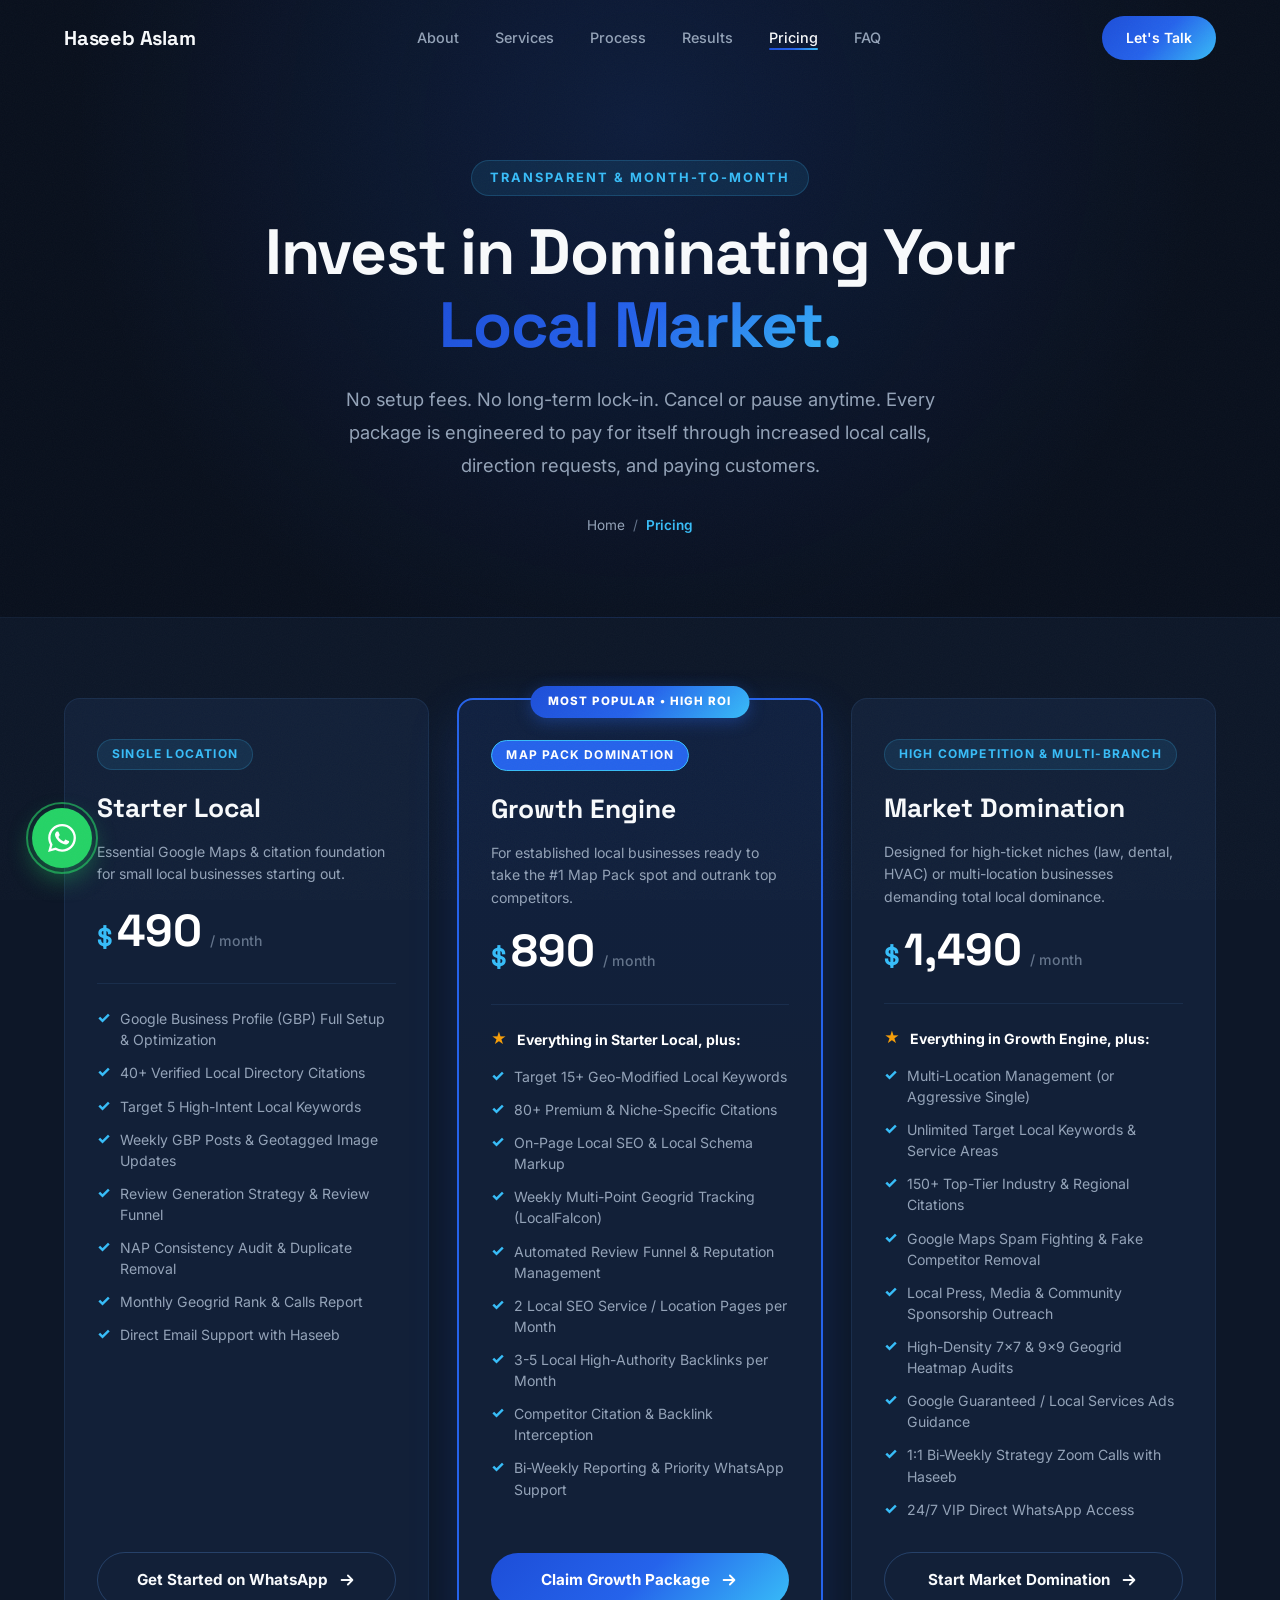
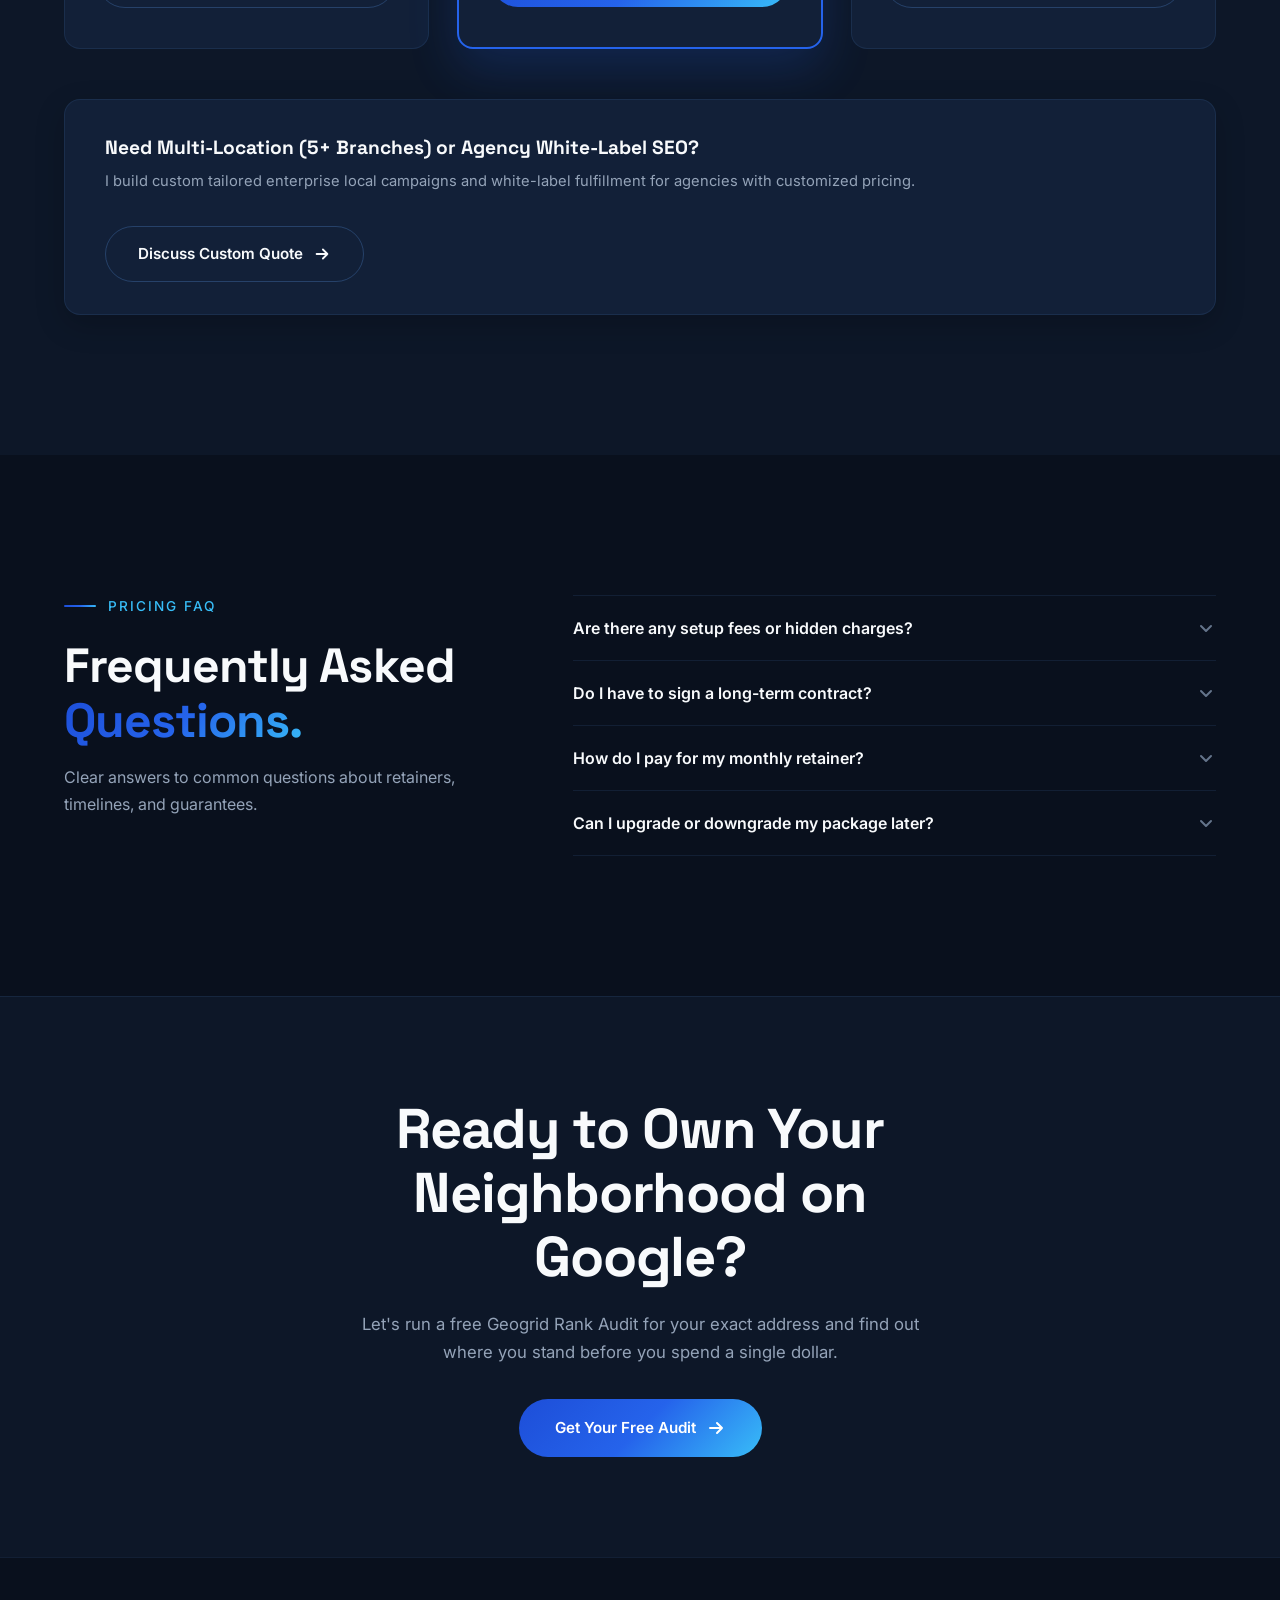
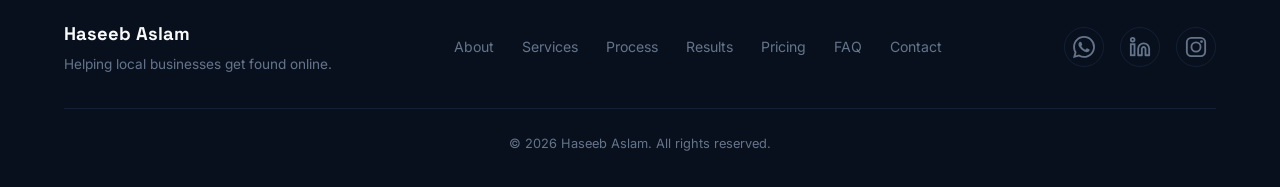
<file: pricing.html>
<!DOCTYPE html>
<html lang="en">
<head>
    <meta charset="UTF-8">
    <meta name="viewport" content="width=device-width, initial-scale=1.0">
    <title>Pricing & Packages — Haseeb Aslam | Local SEO Specialist</title>
    <meta name="description" content="Transparent, ROI-focused Local SEO packages and monthly retainers by Haseeb Aslam. Google Business Profile optimization, citations, and map pack domination starting at $490/month.">
    <!-- Open Graph -->
    <meta property="og:title" content="Pricing & Packages — Haseeb Aslam | Local SEO Specialist">
    <meta property="og:description" content="Transparent, ROI-focused Local SEO packages starting at $490/month. No lock-in contracts.">
    <meta property="og:type" content="website">
    <link rel="preconnect" href="https://fonts.googleapis.com">
    <link rel="preconnect" href="https://fonts.gstatic.com" crossorigin>
    <link href="https://fonts.googleapis.com/css2?family=Inter:wght@300;400;500;600;700;800;900&family=Space+Grotesk:wght@400;500;600;700;800&display=swap" rel="stylesheet">
    <link rel="stylesheet" href="styles.css">
    <link rel="icon" type="image/svg+xml" href="data:image/svg+xml,<svg xmlns='http://www.w3.org/2000/svg' viewBox='0 0 100 100'><text y='.9em' font-size='90'>📍</text></svg>">
</head>
<body>
    <!-- Noise Overlay -->
    <div class="noise-overlay"></div>

    <!-- WhatsApp Floating Button -->
    <a href="https://wa.me/923230903745?text=Hi%20Haseeb,%20I'm%20inquiring%20about%20your%20Local%20SEO%20Pricing%20Packages!" target="_blank" rel="noopener noreferrer" class="whatsapp-float" aria-label="Chat on WhatsApp">
        <svg width="28" height="28" viewBox="0 0 24 24" fill="currentColor">
            <path d="M17.472 14.382c-.297-.149-1.758-.867-2.03-.967-.273-.099-.471-.148-.67.15-.197.297-.767.966-.94 1.164-.173.199-.347.223-.644.075-.297-.15-1.255-.463-2.39-1.475-.883-.788-1.48-1.761-1.653-2.059-.173-.297-.018-.458.13-.606.134-.133.298-.347.446-.52.149-.174.198-.298.298-.497.099-.198.05-.371-.025-.52-.075-.149-.669-1.612-.916-2.207-.242-.579-.487-.5-.669-.51-.173-.008-.371-.01-.57-.01-.198 0-.52.074-.792.372-.272.297-1.04 1.016-1.04 2.479 0 1.462 1.065 2.875 1.213 3.074.149.198 2.096 3.2 5.077 4.487.709.306 1.262.489 1.694.625.712.227 1.36.195 1.871.118.571-.085 1.758-.719 2.006-1.413.248-.694.248-1.289.173-1.413-.074-.124-.272-.198-.57-.347m-5.421 7.403h-.004a9.87 9.87 0 01-5.031-1.378l-.361-.214-3.741.982.998-3.648-.235-.374a9.86 9.86 0 01-1.51-5.26c.001-5.45 4.436-9.884 9.888-9.884 2.64 0 5.122 1.03 6.988 2.898a9.825 9.825 0 012.893 6.994c-.003 5.45-4.437 9.884-9.885 9.884m8.413-18.297A11.815 11.815 0 0012.05 0C5.495 0 .16 5.335.157 11.892c0 2.096.547 4.142 1.588 5.945L.057 24l6.305-1.654a11.882 11.882 0 005.683 1.448h.005c6.554 0 11.89-5.335 11.893-11.893a11.82 11.82 0 00-3.48-8.413z"/>
        </svg>
        <span class="whatsapp-tooltip">Chat with Haseeb</span>
    </a>

    <!-- Back to Top -->
    <button class="back-to-top" id="backToTop" aria-label="Back to top">
        <svg width="20" height="20" viewBox="0 0 20 20" fill="none">
            <path d="M10 16V4M10 4L5 9M10 4L15 9" stroke="currentColor" stroke-width="2" stroke-linecap="round" stroke-linejoin="round"/>
        </svg>
    </button>

    <!-- Cursor Glow -->
    <div class="cursor-glow" id="cursorGlow"></div>

    <!-- Skip to Content -->
    <a href="#main" class="skip-to-content">Skip to content</a>

    <!-- Navigation -->
    <nav class="navbar" id="navbar">
        <div class="nav-container">
            <a href="index.html" class="nav-logo">
                <span class="logo-text">Haseeb Aslam</span>
            </a>
            <ul class="nav-links">
                <li><a href="about.html">About</a></li>
                <li><a href="services.html">Services</a></li>
                <li><a href="process.html">Process</a></li>
                <li><a href="results.html">Results</a></li>
                <li><a href="pricing.html" class="active">Pricing</a></li>
                <li><a href="faq.html">FAQ</a></li>
            </ul>
            <a href="contact.html" class="nav-cta">Let's Talk</a>
            <button class="nav-toggle" id="navToggle" aria-label="Toggle menu">
                <span></span>
                <span></span>
                <span></span>
            </button>
        </div>
    </nav>

    <!-- Mobile Menu -->
    <div class="mobile-menu" id="mobileMenu">
        <ul class="mobile-links">
            <li><a href="index.html">Home</a></li>
            <li><a href="about.html">About</a></li>
            <li><a href="services.html">Services</a></li>
            <li><a href="process.html">Process</a></li>
            <li><a href="results.html">Results</a></li>
            <li><a href="pricing.html">Pricing</a></li>
            <li><a href="faq.html">FAQ</a></li>
            <li><a href="contact.html" class="mobile-cta">Let's Talk</a></li>
        </ul>
    </div>

    <!-- Main Content -->
    <main id="main">
        <!-- Page Hero -->
        <section class="page-hero">
            <div class="container">
                <div class="page-hero-content" data-animate="fade-up">
                    <span class="page-hero-tag">Transparent & Month-to-Month</span>
                    <h1 class="page-hero-title">
                        Invest in Dominating Your<br>
                        <span class="text-gradient">Local Market.</span>
                    </h1>
                    <p class="page-hero-desc">
                        No setup fees. No long-term lock-in. Cancel or pause anytime. Every package is engineered to pay for itself through increased local calls, direction requests, and paying customers.
                    </p>
                    <div class="breadcrumb">
                        <a href="index.html">Home</a>
                        <span class="breadcrumb-sep">/</span>
                        <span class="breadcrumb-current">Pricing</span>
                    </div>
                </div>
            </div>
        </section>

        <!-- Pricing Cards Section -->
        <section class="pricing" style="padding-top: 80px;">
            <div class="container">
                <div class="pricing-grid">
                    <!-- Plan 1: Starter Local -->
                    <div class="pricing-card" data-animate="fade-up" data-delay="150">
                        <div class="pricing-card-header">
                            <span class="plan-badge">Single Location</span>
                            <h3 class="plan-name">Starter Local</h3>
                            <p class="plan-desc">Essential Google Maps & citation foundation for small local businesses starting out.</p>
                            <div class="plan-price">
                                <span class="currency">$</span>
                                <span class="amount">490</span>
                                <span class="period">/ month</span>
                            </div>
                        </div>
                        <ul class="plan-features">
                            <li><span>Google Business Profile (GBP) Full Setup & Optimization</span></li>
                            <li><span>40+ Verified Local Directory Citations</span></li>
                            <li><span>Target 5 High-Intent Local Keywords</span></li>
                            <li><span>Weekly GBP Posts & Geotagged Image Updates</span></li>
                            <li><span>Review Generation Strategy & Review Funnel</span></li>
                            <li><span>NAP Consistency Audit & Duplicate Removal</span></li>
                            <li><span>Monthly Geogrid Rank & Calls Report</span></li>
                            <li><span>Direct Email Support with Haseeb</span></li>
                        </ul>
                        <a href="https://wa.me/923230903745?text=Hi%20Haseeb,%20I'm%20interested%20in%20the%20Starter%20Local%20SEO%20Package%20($490/mo)!" target="_blank" rel="noopener noreferrer" class="btn btn-secondary btn-full plan-btn">
                            <span>Get Started on WhatsApp</span>
                            <svg width="18" height="18" viewBox="0 0 20 20" fill="none"><path d="M4 10H16M16 10L11 5M16 10L11 15" stroke="currentColor" stroke-width="2" stroke-linecap="round" stroke-linejoin="round"/></svg>
                        </a>
                    </div>

                    <!-- Plan 2: Growth Engine (Featured) -->
                    <div class="pricing-card pricing-card-featured" data-animate="fade-up" data-delay="200">
                        <div class="popular-ribbon">Most Popular • High ROI</div>
                        <div class="pricing-card-header">
                            <span class="plan-badge plan-badge-featured">Map Pack Domination</span>
                            <h3 class="plan-name">Growth Engine</h3>
                            <p class="plan-desc">For established local businesses ready to take the #1 Map Pack spot and outrank top competitors.</p>
                            <div class="plan-price">
                                <span class="currency">$</span>
                                <span class="amount">890</span>
                                <span class="period">/ month</span>
                            </div>
                        </div>
                        <ul class="plan-features">
                            <li class="feature-highlight"><span>Everything in Starter Local, plus:</span></li>
                            <li><span>Target 15+ Geo-Modified Local Keywords</span></li>
                            <li><span>80+ Premium & Niche-Specific Citations</span></li>
                            <li><span>On-Page Local SEO & Local Schema Markup</span></li>
                            <li><span>Weekly Multi-Point Geogrid Tracking (LocalFalcon)</span></li>
                            <li><span>Automated Review Funnel & Reputation Management</span></li>
                            <li><span>2 Local SEO Service / Location Pages per Month</span></li>
                            <li><span>3-5 Local High-Authority Backlinks per Month</span></li>
                            <li><span>Competitor Citation & Backlink Interception</span></li>
                            <li><span>Bi-Weekly Reporting & Priority WhatsApp Support</span></li>
                        </ul>
                        <a href="https://wa.me/923230903745?text=Hi%20Haseeb,%20I'm%20interested%20in%20the%20Growth%20Engine%20Package%20($890/mo)!" target="_blank" rel="noopener noreferrer" class="btn btn-primary btn-full plan-btn">
                            <span>Claim Growth Package</span>
                            <svg width="18" height="18" viewBox="0 0 20 20" fill="none"><path d="M4 10H16M16 10L11 5M16 10L11 15" stroke="currentColor" stroke-width="2" stroke-linecap="round" stroke-linejoin="round"/></svg>
                        </a>
                    </div>

                    <!-- Plan 3: Market Domination -->
                    <div class="pricing-card" data-animate="fade-up" data-delay="250">
                        <div class="pricing-card-header">
                            <span class="plan-badge">High Competition & Multi-Branch</span>
                            <h3 class="plan-name">Market Domination</h3>
                            <p class="plan-desc">Designed for high-ticket niches (law, dental, HVAC) or multi-location businesses demanding total local dominance.</p>
                            <div class="plan-price">
                                <span class="currency">$</span>
                                <span class="amount">1,490</span>
                                <span class="period">/ month</span>
                            </div>
                        </div>
                        <ul class="plan-features">
                            <li class="feature-highlight"><span>Everything in Growth Engine, plus:</span></li>
                            <li><span>Multi-Location Management (or Aggressive Single)</span></li>
                            <li><span>Unlimited Target Local Keywords & Service Areas</span></li>
                            <li><span>150+ Top-Tier Industry & Regional Citations</span></li>
                            <li><span>Google Maps Spam Fighting & Fake Competitor Removal</span></li>
                            <li><span>Local Press, Media & Community Sponsorship Outreach</span></li>
                            <li><span>High-Density 7x7 & 9x9 Geogrid Heatmap Audits</span></li>
                            <li><span>Google Guaranteed / Local Services Ads Guidance</span></li>
                            <li><span>1:1 Bi-Weekly Strategy Zoom Calls with Haseeb</span></li>
                            <li><span>24/7 VIP Direct WhatsApp Access</span></li>
                        </ul>
                        <a href="https://wa.me/923230903745?text=Hi%20Haseeb,%20I'm%20interested%20in%20the%20Market%20Domination%20Package%20($1,490/mo)!" target="_blank" rel="noopener noreferrer" class="btn btn-secondary btn-full plan-btn">
                            <span>Start Market Domination</span>
                            <svg width="18" height="18" viewBox="0 0 20 20" fill="none"><path d="M4 10H16M16 10L11 5M16 10L11 15" stroke="currentColor" stroke-width="2" stroke-linecap="round" stroke-linejoin="round"/></svg>
                        </a>
                    </div>
                </div>

                <!-- Custom Enterprise Banner -->
                <div class="pricing-custom-banner" data-animate="fade-up" data-delay="300">
                    <div class="custom-banner-text">
                        <h4>Need Multi-Location (5+ Branches) or Agency White-Label SEO?</h4>
                        <p>I build custom tailored enterprise local campaigns and white-label fulfillment for agencies with customized pricing.</p>
                    </div>
                    <a href="https://wa.me/923230903745?text=Hi%20Haseeb,%20I%20need%20a%20custom%20quote%20for%20multi-location%20or%20agency%20white-label%20Local%20SEO!" target="_blank" rel="noopener noreferrer" class="btn btn-secondary">
                        <span>Discuss Custom Quote</span>
                        <svg width="18" height="18" viewBox="0 0 20 20" fill="none"><path d="M4 10H16M16 10L11 5M16 10L11 15" stroke="currentColor" stroke-width="2" stroke-linecap="round" stroke-linejoin="round"/></svg>
                    </a>
                </div>
            </div>
        </section>

        <!-- Pricing FAQ Section -->
        <section class="faq" style="background: var(--bg);">
            <div class="container">
                <div class="faq-wrapper">
                    <div class="faq-left" data-animate="fade-up">
                        <div class="section-label">
                            <span class="label-line"></span>
                            <span>Pricing FAQ</span>
                        </div>
                        <h2 class="faq-title">
                            Frequently Asked<br>
                            <span class="text-gradient">Questions.</span>
                        </h2>
                        <p class="faq-desc">Clear answers to common questions about retainers, timelines, and guarantees.</p>
                    </div>
                    <div class="faq-right" data-animate="fade-up" data-delay="150">
                        <div class="faq-item">
                            <button class="faq-question">
                                <span>Are there any setup fees or hidden charges?</span>
                                <svg class="faq-chevron" width="20" height="20" viewBox="0 0 20 20" fill="none">
                                    <path d="M5 8L10 13L15 8" stroke="currentColor" stroke-width="2" stroke-linecap="round" stroke-linejoin="round"/>
                                </svg>
                            </button>
                            <div class="faq-answer">
                                <p>No. What you see is what you pay. There are zero onboarding fees, audit fees, or unexpected charges. All directory submissions, geogrid software costs, and citation builds are 100% included in the monthly price.</p>
                            </div>
                        </div>
                        <div class="faq-item">
                            <button class="faq-question">
                                <span>Do I have to sign a long-term contract?</span>
                                <svg class="faq-chevron" width="20" height="20" viewBox="0 0 20 20" fill="none">
                                    <path d="M5 8L10 13L15 8" stroke="currentColor" stroke-width="2" stroke-linecap="round" stroke-linejoin="round"/>
                                </svg>
                            </button>
                            <div class="faq-answer">
                                <p>No lock-in contracts. All retainers operate on a flexible month-to-month basis. You can pause or cancel anytime with simple 30 days notice. I earn your business every month through demonstrable ranking and revenue gains.</p>
                            </div>
                        </div>
                        <div class="faq-item">
                            <button class="faq-question">
                                <span>How do I pay for my monthly retainer?</span>
                                <svg class="faq-chevron" width="20" height="20" viewBox="0 0 20 20" fill="none">
                                    <path d="M5 8L10 13L15 8" stroke="currentColor" stroke-width="2" stroke-linecap="round" stroke-linejoin="round"/>
                                </svg>
                            </button>
                            <div class="faq-answer">
                                <p>I accept credit cards, debit cards, Wise, direct bank transfer, and international payment methods. Invoices are generated automatically on the 1st of each billing cycle with full accounting receipts.</p>
                            </div>
                        </div>
                        <div class="faq-item">
                            <button class="faq-question">
                                <span>Can I upgrade or downgrade my package later?</span>
                                <svg class="faq-chevron" width="20" height="20" viewBox="0 0 20 20" fill="none">
                                    <path d="M5 8L10 13L15 8" stroke="currentColor" stroke-width="2" stroke-linecap="round" stroke-linejoin="round"/>
                                </svg>
                            </button>
                            <div class="faq-answer">
                                <p>Yes, absolutely. Many clients start on the Starter Local package to establish their baseline, and then upgrade to Growth Engine as new calls and revenue flow in. You can change plans seamlessly between billing cycles.</p>
                            </div>
                        </div>
                    </div>
                </div>
            </div>
        </section>

        <!-- CTA Section -->
        <section style="padding: 100px 0; background: var(--bg-secondary); border-top: 1px solid var(--border); text-align: center;">
            <div class="container">
                <div style="max-width: 600px; margin: 0 auto;" data-animate="fade-up">
                    <h2 class="section-title" style="margin-bottom: 20px;">Ready to Own Your Neighborhood on Google?</h2>
                    <p style="color: var(--text-secondary); margin-bottom: 32px; font-size: 1.05rem;">
                        Let's run a free Geogrid Rank Audit for your exact address and find out where you stand before you spend a single dollar.
                    </p>
                    <a href="contact.html" class="btn btn-primary" style="padding: 16px 36px;">
                        <span>Get Your Free Audit</span>
                        <svg width="20" height="20" viewBox="0 0 20 20" fill="none"><path d="M4 10H16M16 10L11 5M16 10L11 15" stroke="currentColor" stroke-width="2" stroke-linecap="round" stroke-linejoin="round"/></svg>
                    </a>
                </div>
            </div>
        </section>
    </main>

    <!-- Footer -->
    <footer class="footer">
        <div class="container">
            <div class="footer-content">
                <div class="footer-left">
                    <a href="index.html" class="footer-logo">
                        <span class="logo-text">Haseeb Aslam</span>
                    </a>
                    <p class="footer-tagline">Helping local businesses get found online.</p>
                </div>
                <div class="footer-links">
                    <a href="about.html">About</a>
                    <a href="services.html">Services</a>
                    <a href="process.html">Process</a>
                    <a href="results.html">Results</a>
                    <a href="pricing.html">Pricing</a>
                    <a href="faq.html">FAQ</a>
                    <a href="contact.html">Contact</a>
                </div>
                <div class="footer-social">
                    <a href="https://wa.me/923230903745?text=Hi%20Haseeb,%20I'm%20interested%20in%20your%20Local%20SEO%20services!" target="_blank" rel="noopener noreferrer" aria-label="WhatsApp">
                        <svg width="22" height="22" viewBox="0 0 24 24" fill="currentColor">
                            <path d="M17.472 14.382c-.297-.149-1.758-.867-2.03-.967-.273-.099-.471-.148-.67.15-.197.297-.767.966-.94 1.164-.173.199-.347.223-.644.075-.297-.15-1.255-.463-2.39-1.475-.883-.788-1.48-1.761-1.653-2.059-.173-.297-.018-.458.13-.606.134-.133.298-.347.446-.52.149-.174.198-.298.298-.497.099-.198.05-.371-.025-.52-.075-.149-.669-1.612-.916-2.207-.242-.579-.487-.5-.669-.51-.173-.008-.371-.01-.57-.01-.198 0-.52.074-.792.372-.272.297-1.04 1.016-1.04 2.479 0 1.462 1.065 2.875 1.213 3.074.149.198 2.096 3.2 5.077 4.487.709.306 1.262.489 1.694.625.712.227 1.36.195 1.871.118.571-.085 1.758-.719 2.006-1.413.248-.694.248-1.289.173-1.413-.074-.124-.272-.198-.57-.347m-5.421 7.403h-.004a9.87 9.87 0 01-5.031-1.378l-.361-.214-3.741.982.998-3.648-.235-.374a9.86 9.86 0 01-1.51-5.26c.001-5.45 4.436-9.884 9.888-9.884 2.64 0 5.122 1.03 6.988 2.898a9.825 9.825 0 012.893 6.994c-.003 5.45-4.437 9.884-9.885 9.884m8.413-18.297A11.815 11.815 0 0012.05 0C5.495 0 .16 5.335.157 11.892c0 2.096.547 4.142 1.588 5.945L.057 24l6.305-1.654a11.882 11.882 0 005.683 1.448h.005c6.554 0 11.89-5.335 11.893-11.893a11.82 11.82 0 00-3.48-8.413z"/>
                        </svg>
                    </a>
                    <a href="https://www.linkedin.com/in/haseeb-aslam1/" target="_blank" rel="noopener noreferrer" aria-label="LinkedIn">
                        <svg width="22" height="22" viewBox="0 0 24 24" fill="none">
                            <path d="M16 8C17.5913 8 19.1174 8.63214 20.2426 9.75736C21.3679 10.8826 22 12.4087 22 14V21H18V14C18 13.4696 17.7893 12.9609 17.4142 12.5858C17.0391 12.2107 16.5304 12 16 12C15.4696 12 14.9609 12.2107 14.5858 12.5858C14.2107 12.9609 14 13.4696 14 14V21H10V14C10 12.4087 10.6321 10.8826 11.7574 9.75736C12.8826 8.63214 14.4087 8 16 8Z" stroke="currentColor" stroke-width="2" stroke-linecap="round" stroke-linejoin="round"/>
                            <rect x="2" y="9" width="4" height="12" stroke="currentColor" stroke-width="2"/>
                            <circle cx="4" cy="4" r="2" stroke="currentColor" stroke-width="2"/>
                        </svg>
                    </a>
                    <a href="https://www.instagram.com/haseeb__aslam1/" target="_blank" rel="noopener noreferrer" aria-label="Instagram">
                        <svg width="22" height="22" viewBox="0 0 24 24" fill="none">
                            <rect x="2" y="2" width="20" height="20" rx="5" stroke="currentColor" stroke-width="2"/>
                            <circle cx="12" cy="12" r="5" stroke="currentColor" stroke-width="2"/>
                            <circle cx="18" cy="6" r="1.5" fill="currentColor"/>
                        </svg>
                    </a>
                </div>
            </div>
            <div class="footer-bottom">
                <p>© 2026 Haseeb Aslam. All rights reserved.</p>
            </div>
        </div>
    </footer>

    <script src="script.js"></script>
</body>
</html>
</file>
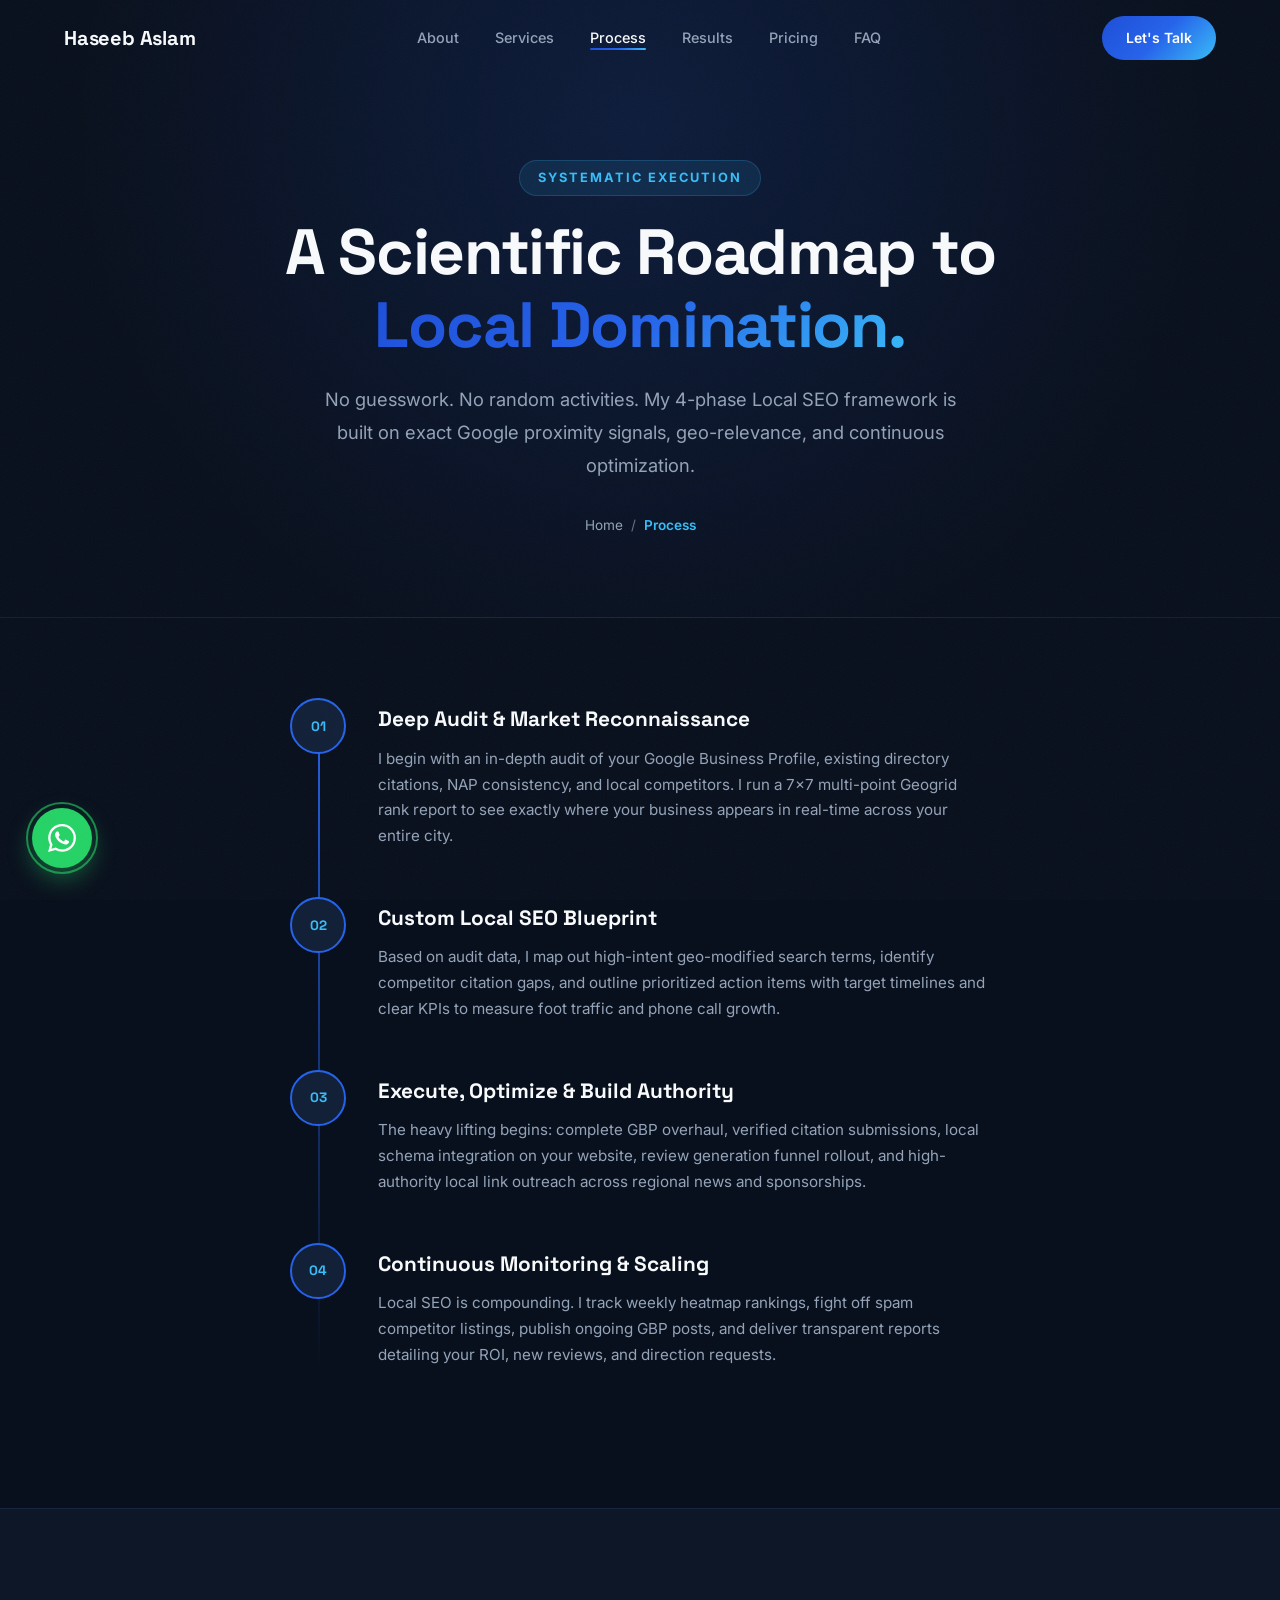
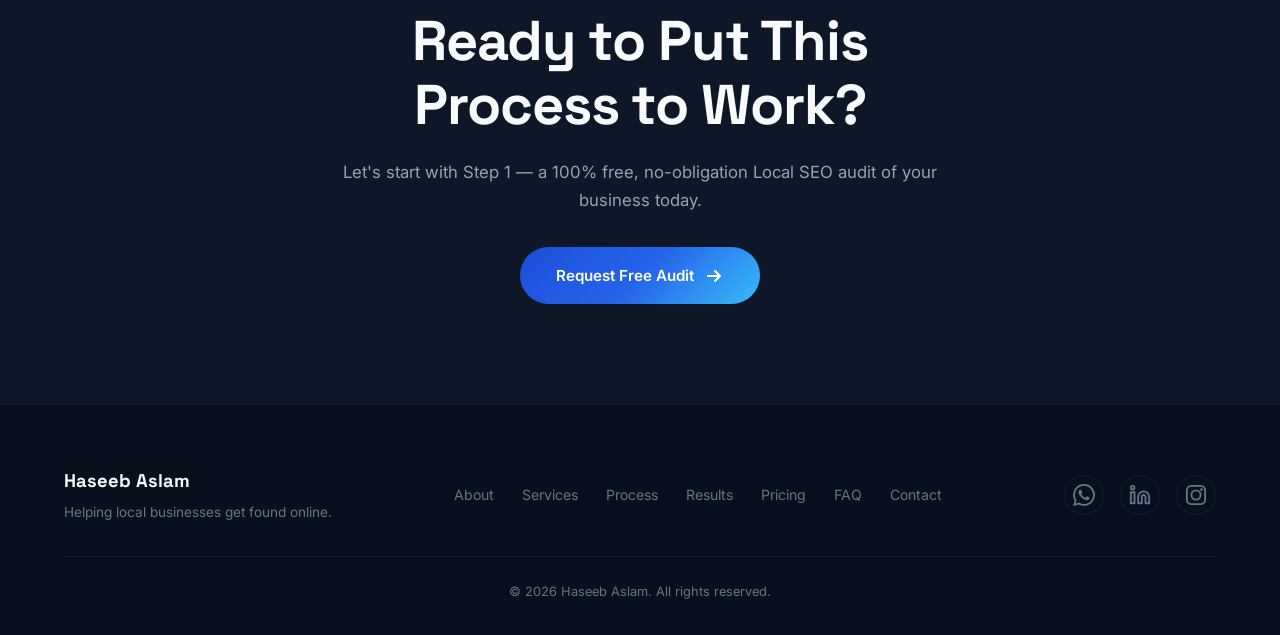
<file: process.html>
<!DOCTYPE html>
<html lang="en">
<head>
    <meta charset="UTF-8">
    <meta name="viewport" content="width=device-width, initial-scale=1.0">
    <title>My Process — Haseeb Aslam | Local SEO Specialist</title>
    <meta name="description" content="Discover Haseeb Aslam's proven 4-step Local SEO process: Audit & Discovery, Strategy Blueprint, On-Page & GBP Optimization, and Continuous Geogrid Scaling.">
    <link rel="preconnect" href="https://fonts.googleapis.com">
    <link rel="preconnect" href="https://fonts.gstatic.com" crossorigin>
    <link href="https://fonts.googleapis.com/css2?family=Inter:wght@300;400;500;600;700;800;900&family=Space+Grotesk:wght@400;500;600;700;800&display=swap" rel="stylesheet">
    <link rel="stylesheet" href="styles.css">
    <link rel="icon" type="image/svg+xml" href="data:image/svg+xml,<svg xmlns='http://www.w3.org/2000/svg' viewBox='0 0 100 100'><text y='.9em' font-size='90'>📍</text></svg>">
</head>
<body>
    <div class="noise-overlay"></div>

    <a href="https://wa.me/923230903745?text=Hi%20Haseeb,%20I'd%20like%20to%20learn%20more%20about%20your%20Local%20SEO%20process!" target="_blank" rel="noopener noreferrer" class="whatsapp-float" aria-label="Chat on WhatsApp">
        <svg width="28" height="28" viewBox="0 0 24 24" fill="currentColor"><path d="M17.472 14.382c-.297-.149-1.758-.867-2.03-.967-.273-.099-.471-.148-.67.15-.197.297-.767.966-.94 1.164-.173.199-.347.223-.644.075-.297-.15-1.255-.463-2.39-1.475-.883-.788-1.48-1.761-1.653-2.059-.173-.297-.018-.458.13-.606.134-.133.298-.347.446-.52.149-.174.198-.298.298-.497.099-.198.05-.371-.025-.52-.075-.149-.669-1.612-.916-2.207-.242-.579-.487-.5-.669-.51-.173-.008-.371-.01-.57-.01-.198 0-.52.074-.792.372-.272.297-1.04 1.016-1.04 2.479 0 1.462 1.065 2.875 1.213 3.074.149.198 2.096 3.2 5.077 4.487.709.306 1.262.489 1.694.625.712.227 1.36.195 1.871.118.571-.085 1.758-.719 2.006-1.413.248-.694.248-1.289.173-1.413-.074-.124-.272-.198-.57-.347m-5.421 7.403h-.004a9.87 9.87 0 01-5.031-1.378l-.361-.214-3.741.982.998-3.648-.235-.374a9.86 9.86 0 01-1.51-5.26c.001-5.45 4.436-9.884 9.888-9.884 2.64 0 5.122 1.03 6.988 2.898a9.825 9.825 0 012.893 6.994c-.003 5.45-4.437 9.884-9.885 9.884m8.413-18.297A11.815 11.815 0 0012.05 0C5.495 0 .16 5.335.157 11.892c0 2.096.547 4.142 1.588 5.945L.057 24l6.305-1.654a11.882 11.882 0 005.683 1.448h.005c6.554 0 11.89-5.335 11.893-11.893a11.82 11.82 0 00-3.48-8.413z"/></svg>
        <span class="whatsapp-tooltip">Chat with Haseeb</span>
    </a>
    <button class="back-to-top" id="backToTop" aria-label="Back to top">
        <svg width="20" height="20" viewBox="0 0 20 20" fill="none"><path d="M10 16V4M10 4L5 9M10 4L15 9" stroke="currentColor" stroke-width="2" stroke-linecap="round" stroke-linejoin="round"/></svg>
    </button>
    <div class="cursor-glow" id="cursorGlow"></div>
    <a href="#main" class="skip-to-content">Skip to content</a>

    <!-- Navigation -->
    <nav class="navbar" id="navbar">
        <div class="nav-container">
            <a href="index.html" class="nav-logo">
                <span class="logo-text">Haseeb Aslam</span>
            </a>
            <ul class="nav-links">
                <li><a href="about.html">About</a></li>
                <li><a href="services.html">Services</a></li>
                <li><a href="process.html" class="active">Process</a></li>
                <li><a href="results.html">Results</a></li>
                <li><a href="pricing.html">Pricing</a></li>
                <li><a href="faq.html">FAQ</a></li>
            </ul>
            <a href="contact.html" class="nav-cta">Let's Talk</a>
            <button class="nav-toggle" id="navToggle" aria-label="Toggle menu"><span></span><span></span><span></span></button>
        </div>
    </nav>

    <!-- Mobile Menu -->
    <div class="mobile-menu" id="mobileMenu">
        <ul class="mobile-links">
            <li><a href="index.html">Home</a></li>
            <li><a href="about.html">About</a></li>
            <li><a href="services.html">Services</a></li>
            <li><a href="process.html">Process</a></li>
            <li><a href="results.html">Results</a></li>
            <li><a href="pricing.html">Pricing</a></li>
            <li><a href="faq.html">FAQ</a></li>
            <li><a href="contact.html" class="mobile-cta">Let's Talk</a></li>
        </ul>
    </div>

    <main id="main">
        <!-- Page Hero -->
        <section class="page-hero">
            <div class="container">
                <div class="page-hero-content" data-animate="fade-up">
                    <span class="page-hero-tag">Systematic Execution</span>
                    <h1 class="page-hero-title">
                        A Scientific Roadmap to<br>
                        <span class="text-gradient">Local Domination.</span>
                    </h1>
                    <p class="page-hero-desc">
                        No guesswork. No random activities. My 4-phase Local SEO framework is built on exact Google proximity signals, geo-relevance, and continuous optimization.
                    </p>
                    <div class="breadcrumb">
                        <a href="index.html">Home</a>
                        <span class="breadcrumb-sep">/</span>
                        <span class="breadcrumb-current">Process</span>
                    </div>
                </div>
            </div>
        </section>

        <!-- Process Timeline Section -->
        <section class="process" style="padding-top: 80px;">
            <div class="container">
                <div class="process-timeline">
                    <div class="process-line"></div>
                    <div class="process-step" data-animate="fade-up" data-delay="150">
                        <div class="step-number">01</div>
                        <div class="step-content">
                            <h3>Deep Audit & Market Reconnaissance</h3>
                            <p>I begin with an in-depth audit of your Google Business Profile, existing directory citations, NAP consistency, and local competitors. I run a 7x7 multi-point Geogrid rank report to see exactly where your business appears in real-time across your entire city.</p>
                        </div>
                    </div>
                    <div class="process-step" data-animate="fade-up" data-delay="200">
                        <div class="step-number">02</div>
                        <div class="step-content">
                            <h3>Custom Local SEO Blueprint</h3>
                            <p>Based on audit data, I map out high-intent geo-modified search terms, identify competitor citation gaps, and outline prioritized action items with target timelines and clear KPIs to measure foot traffic and phone call growth.</p>
                        </div>
                    </div>
                    <div class="process-step" data-animate="fade-up" data-delay="250">
                        <div class="step-number">03</div>
                        <div class="step-content">
                            <h3>Execute, Optimize & Build Authority</h3>
                            <p>The heavy lifting begins: complete GBP overhaul, verified citation submissions, local schema integration on your website, review generation funnel rollout, and high-authority local link outreach across regional news and sponsorships.</p>
                        </div>
                    </div>
                    <div class="process-step" data-animate="fade-up" data-delay="300">
                        <div class="step-number">04</div>
                        <div class="step-content">
                            <h3>Continuous Monitoring & Scaling</h3>
                            <p>Local SEO is compounding. I track weekly heatmap rankings, fight off spam competitor listings, publish ongoing GBP posts, and deliver transparent reports detailing your ROI, new reviews, and direction requests.</p>
                        </div>
                    </div>
                </div>
            </div>
        </section>

        <!-- CTA Section -->
        <section style="padding: 100px 0; background: var(--bg-secondary); border-top: 1px solid var(--border); text-align: center;">
            <div class="container">
                <div style="max-width: 600px; margin: 0 auto;" data-animate="fade-up">
                    <h2 class="section-title" style="margin-bottom: 20px;">Ready to Put This Process to Work?</h2>
                    <p style="color: var(--text-secondary); margin-bottom: 32px; font-size: 1.05rem;">
                        Let's start with Step 1 — a 100% free, no-obligation Local SEO audit of your business today.
                    </p>
                    <a href="contact.html" class="btn btn-primary" style="padding: 16px 36px;">
                        <span>Request Free Audit</span>
                        <svg width="20" height="20" viewBox="0 0 20 20" fill="none"><path d="M4 10H16M16 10L11 5M16 10L11 15" stroke="currentColor" stroke-width="2" stroke-linecap="round" stroke-linejoin="round"/></svg>
                    </a>
                </div>
            </div>
        </section>
    </main>

    <footer class="footer">
        <div class="container">
            <div class="footer-content">
                <div class="footer-left">
                    <a href="index.html" class="footer-logo"><span class="logo-text">Haseeb Aslam</span></a>
                    <p class="footer-tagline">Helping local businesses get found online.</p>
                </div>
                <div class="footer-links">
                    <a href="about.html">About</a>
                    <a href="services.html">Services</a>
                    <a href="process.html">Process</a>
                    <a href="results.html">Results</a>
                    <a href="pricing.html">Pricing</a>
                    <a href="faq.html">FAQ</a>
                    <a href="contact.html">Contact</a>
                </div>
                <div class="footer-social">
                    <a href="https://wa.me/923230903745?text=Hi%20Haseeb,%20I'm%20interested%20in%20your%20Local%20SEO%20services!" target="_blank" rel="noopener noreferrer" aria-label="WhatsApp">
                        <svg width="22" height="22" viewBox="0 0 24 24" fill="currentColor"><path d="M17.472 14.382c-.297-.149-1.758-.867-2.03-.967-.273-.099-.471-.148-.67.15-.197.297-.767.966-.94 1.164-.173.199-.347.223-.644.075-.297-.15-1.255-.463-2.39-1.475-.883-.788-1.48-1.761-1.653-2.059-.173-.297-.018-.458.13-.606.134-.133.298-.347.446-.52.149-.174.198-.298.298-.497.099-.198.05-.371-.025-.52-.075-.149-.669-1.612-.916-2.207-.242-.579-.487-.5-.669-.51-.173-.008-.371-.01-.57-.01-.198 0-.52.074-.792.372-.272.297-1.04 1.016-1.04 2.479 0 1.462 1.065 2.875 1.213 3.074.149.198 2.096 3.2 5.077 4.487.709.306 1.262.489 1.694.625.712.227 1.36.195 1.871.118.571-.085 1.758-.719 2.006-1.413.248-.694.248-1.289.173-1.413-.074-.124-.272-.198-.57-.347m-5.421 7.403h-.004a9.87 9.87 0 01-5.031-1.378l-.361-.214-3.741.982.998-3.648-.235-.374a9.86 9.86 0 01-1.51-5.26c.001-5.45 4.436-9.884 9.888-9.884 2.64 0 5.122 1.03 6.988 2.898a9.825 9.825 0 012.893 6.994c-.003 5.45-4.437 9.884-9.885 9.884m8.413-18.297A11.815 11.815 0 0012.05 0C5.495 0 .16 5.335.157 11.892c0 2.096.547 4.142 1.588 5.945L.057 24l6.305-1.654a11.882 11.882 0 005.683 1.448h.005c6.554 0 11.89-5.335 11.893-11.893a11.82 11.82 0 00-3.48-8.413z"/></svg>
                    </a>
                    <a href="https://www.linkedin.com/in/haseeb-aslam1/" target="_blank" rel="noopener noreferrer" aria-label="LinkedIn">
                        <svg width="22" height="22" viewBox="0 0 24 24" fill="none"><path d="M16 8C17.5913 8 19.1174 8.63214 20.2426 9.75736C21.3679 10.8826 22 12.4087 22 14V21H18V14C18 13.4696 17.7893 12.9609 17.4142 12.5858C17.0391 12.2107 16.5304 12 16 12C15.4696 12 14.9609 12.2107 14.5858 12.5858C14.2107 12.9609 14 13.4696 14 14V21H10V14C10 12.4087 10.6321 10.8826 11.7574 9.75736C12.8826 8.63214 14.4087 8 16 8Z" stroke="currentColor" stroke-width="2" stroke-linecap="round" stroke-linejoin="round"/><rect x="2" y="9" width="4" height="12" stroke="currentColor" stroke-width="2"/><circle cx="4" cy="4" r="2" stroke="currentColor" stroke-width="2"/></svg>
                    </a>
                    <a href="https://www.instagram.com/haseeb__aslam1/" target="_blank" rel="noopener noreferrer" aria-label="Instagram">
                        <svg width="22" height="22" viewBox="0 0 24 24" fill="none"><rect x="2" y="2" width="20" height="20" rx="5" stroke="currentColor" stroke-width="2"/><circle cx="12" cy="12" r="5" stroke="currentColor" stroke-width="2"/><circle cx="18" cy="6" r="1.5" fill="currentColor"/></svg>
                    </a>
                </div>
            </div>
            <div class="footer-bottom">
                <p>© 2026 Haseeb Aslam. All rights reserved.</p>
            </div>
        </div>
    </footer>

    <script src="script.js"></script>
</body>
</html>
</file>
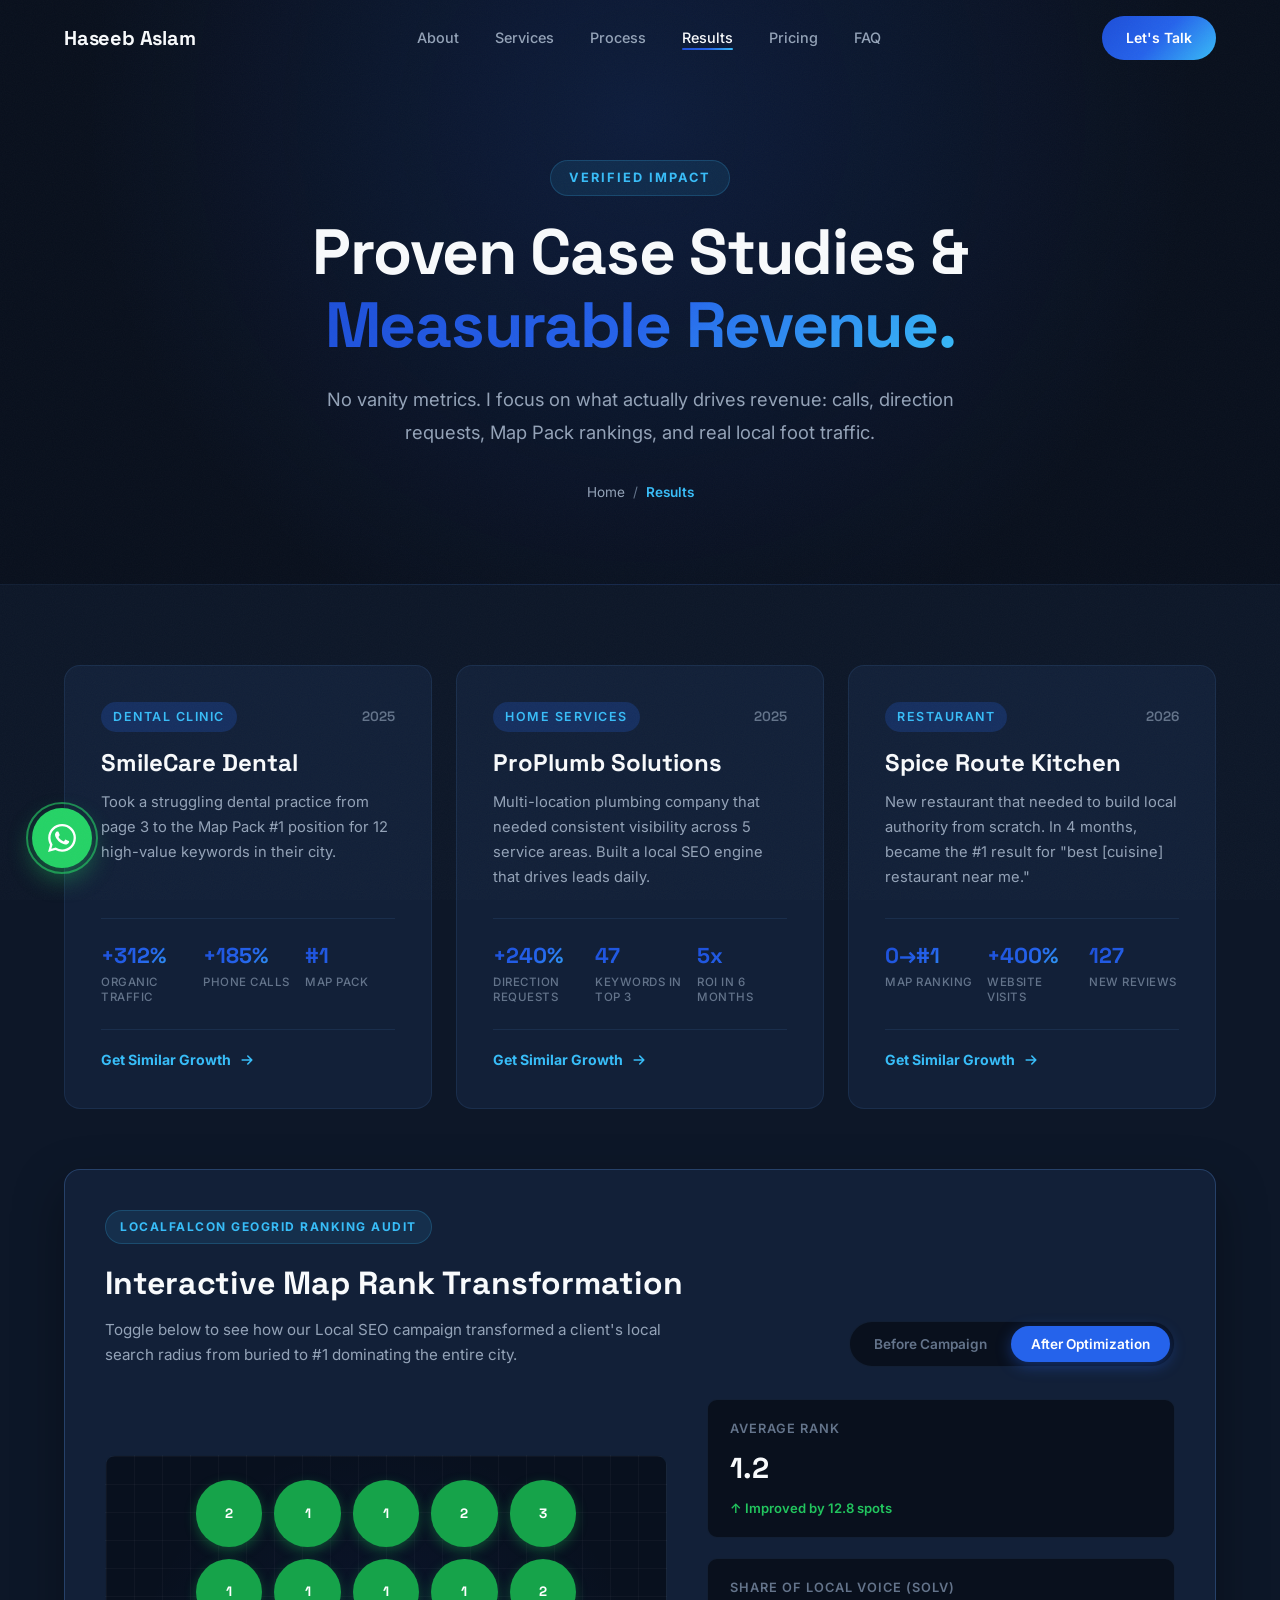
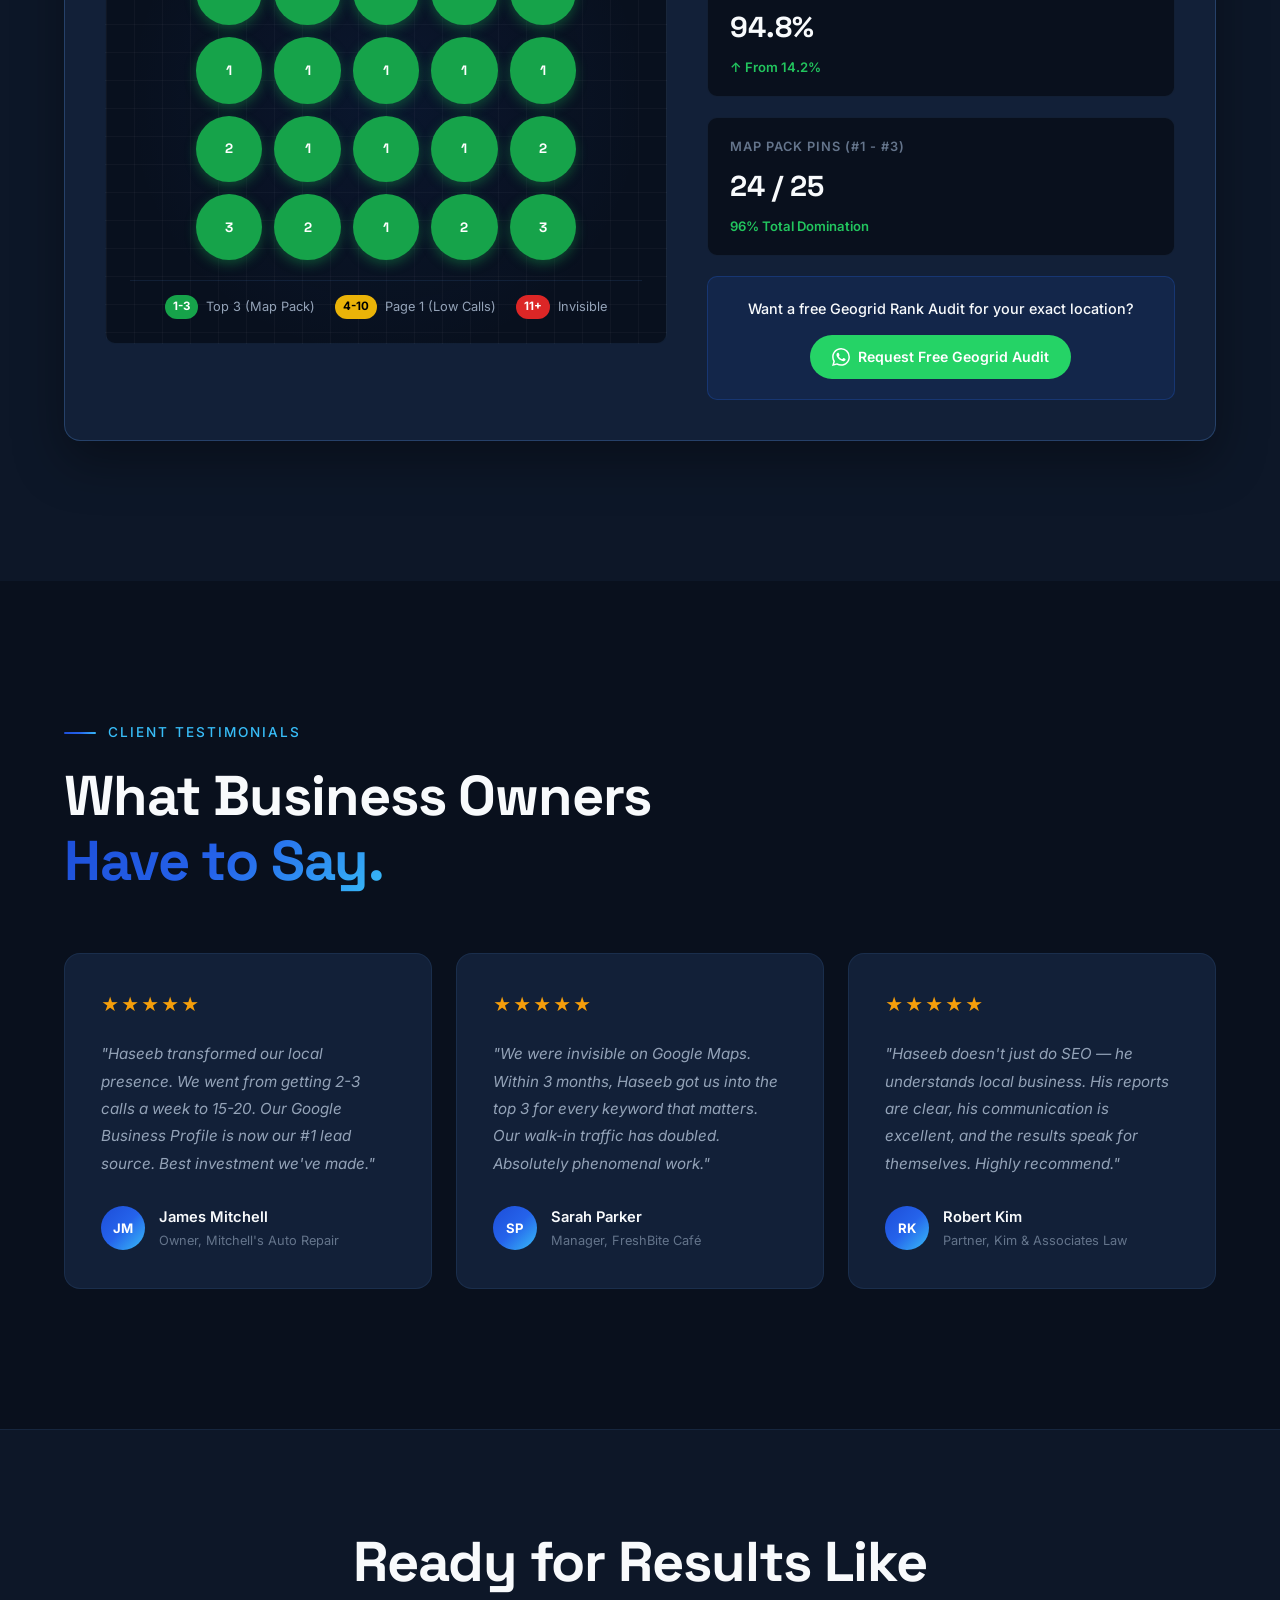
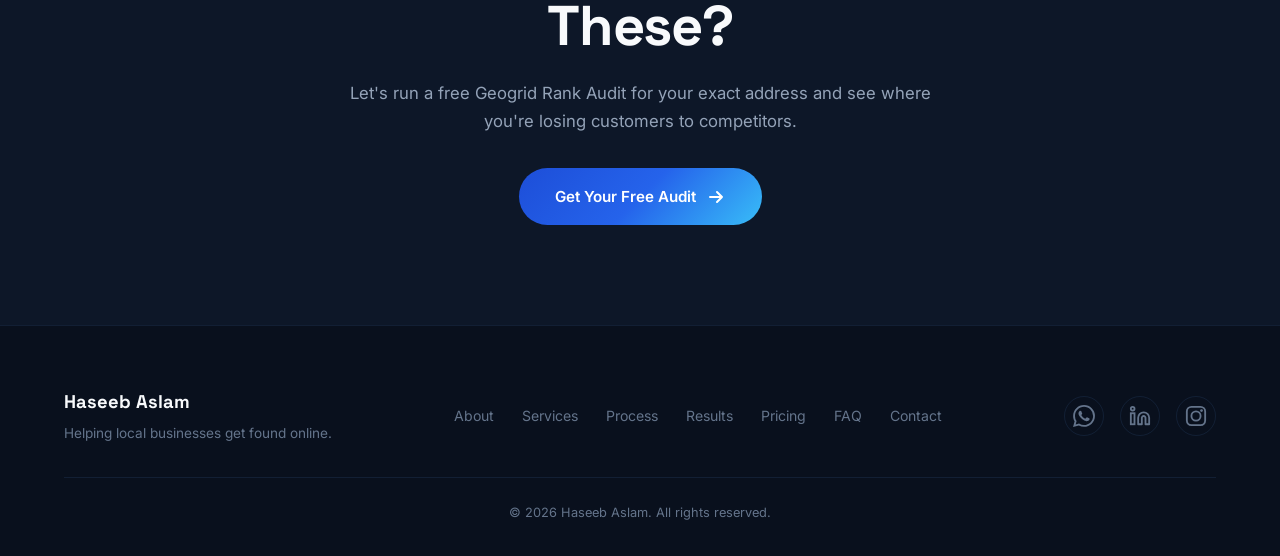
<file: results.html>
<!DOCTYPE html>
<html lang="en">
<head>
    <meta charset="UTF-8">
    <meta name="viewport" content="width=device-width, initial-scale=1.0">
    <title>Results & Case Studies — Haseeb Aslam | Local SEO Specialist</title>
    <meta name="description" content="View verified Local SEO case studies, LocalFalcon geogrid heatmap ranking audits, and client reviews by Haseeb Aslam. 150+ ranked local businesses.">
    <link rel="preconnect" href="https://fonts.googleapis.com">
    <link rel="preconnect" href="https://fonts.gstatic.com" crossorigin>
    <link href="https://fonts.googleapis.com/css2?family=Inter:wght@300;400;500;600;700;800;900&family=Space+Grotesk:wght@400;500;600;700;800&display=swap" rel="stylesheet">
    <link rel="stylesheet" href="styles.css">
    <link rel="icon" type="image/svg+xml" href="data:image/svg+xml,<svg xmlns='http://www.w3.org/2000/svg' viewBox='0 0 100 100'><text y='.9em' font-size='90'>📍</text></svg>">
</head>
<body>
    <div class="noise-overlay"></div>

    <a href="https://wa.me/923230903745?text=Hi%20Haseeb,%20I'm%20impressed%20by%20your%20results%20and%20want%20to%20discuss%20my%20business!" target="_blank" rel="noopener noreferrer" class="whatsapp-float" aria-label="Chat on WhatsApp">
        <svg width="28" height="28" viewBox="0 0 24 24" fill="currentColor"><path d="M17.472 14.382c-.297-.149-1.758-.867-2.03-.967-.273-.099-.471-.148-.67.15-.197.297-.767.966-.94 1.164-.173.199-.347.223-.644.075-.297-.15-1.255-.463-2.39-1.475-.883-.788-1.48-1.761-1.653-2.059-.173-.297-.018-.458.13-.606.134-.133.298-.347.446-.52.149-.174.198-.298.298-.497.099-.198.05-.371-.025-.52-.075-.149-.669-1.612-.916-2.207-.242-.579-.487-.5-.669-.51-.173-.008-.371-.01-.57-.01-.198 0-.52.074-.792.372-.272.297-1.04 1.016-1.04 2.479 0 1.462 1.065 2.875 1.213 3.074.149.198 2.096 3.2 5.077 4.487.709.306 1.262.489 1.694.625.712.227 1.36.195 1.871.118.571-.085 1.758-.719 2.006-1.413.248-.694.248-1.289.173-1.413-.074-.124-.272-.198-.57-.347m-5.421 7.403h-.004a9.87 9.87 0 01-5.031-1.378l-.361-.214-3.741.982.998-3.648-.235-.374a9.86 9.86 0 01-1.51-5.26c.001-5.45 4.436-9.884 9.888-9.884 2.64 0 5.122 1.03 6.988 2.898a9.825 9.825 0 012.893 6.994c-.003 5.45-4.437 9.884-9.885 9.884m8.413-18.297A11.815 11.815 0 0012.05 0C5.495 0 .16 5.335.157 11.892c0 2.096.547 4.142 1.588 5.945L.057 24l6.305-1.654a11.882 11.882 0 005.683 1.448h.005c6.554 0 11.89-5.335 11.893-11.893a11.82 11.82 0 00-3.48-8.413z"/></svg>
        <span class="whatsapp-tooltip">Chat with Haseeb</span>
    </a>
    <button class="back-to-top" id="backToTop" aria-label="Back to top">
        <svg width="20" height="20" viewBox="0 0 20 20" fill="none"><path d="M10 16V4M10 4L5 9M10 4L15 9" stroke="currentColor" stroke-width="2" stroke-linecap="round" stroke-linejoin="round"/></svg>
    </button>
    <div class="cursor-glow" id="cursorGlow"></div>
    <a href="#main" class="skip-to-content">Skip to content</a>

    <!-- Navigation -->
    <nav class="navbar" id="navbar">
        <div class="nav-container">
            <a href="index.html" class="nav-logo">
                <span class="logo-text">Haseeb Aslam</span>
            </a>
            <ul class="nav-links">
                <li><a href="about.html">About</a></li>
                <li><a href="services.html">Services</a></li>
                <li><a href="process.html">Process</a></li>
                <li><a href="results.html" class="active">Results</a></li>
                <li><a href="pricing.html">Pricing</a></li>
                <li><a href="faq.html">FAQ</a></li>
            </ul>
            <a href="contact.html" class="nav-cta">Let's Talk</a>
            <button class="nav-toggle" id="navToggle" aria-label="Toggle menu"><span></span><span></span><span></span></button>
        </div>
    </nav>

    <!-- Mobile Menu -->
    <div class="mobile-menu" id="mobileMenu">
        <ul class="mobile-links">
            <li><a href="index.html">Home</a></li>
            <li><a href="about.html">About</a></li>
            <li><a href="services.html">Services</a></li>
            <li><a href="process.html">Process</a></li>
            <li><a href="results.html">Results</a></li>
            <li><a href="pricing.html">Pricing</a></li>
            <li><a href="faq.html">FAQ</a></li>
            <li><a href="contact.html" class="mobile-cta">Let's Talk</a></li>
        </ul>
    </div>

    <main id="main">
        <!-- Page Hero -->
        <section class="page-hero">
            <div class="container">
                <div class="page-hero-content" data-animate="fade-up">
                    <span class="page-hero-tag">Verified Impact</span>
                    <h1 class="page-hero-title">
                        Proven Case Studies &<br>
                        <span class="text-gradient">Measurable Revenue.</span>
                    </h1>
                    <p class="page-hero-desc">
                        No vanity metrics. I focus on what actually drives revenue: calls, direction requests, Map Pack rankings, and real local foot traffic.
                    </p>
                    <div class="breadcrumb">
                        <a href="index.html">Home</a>
                        <span class="breadcrumb-sep">/</span>
                        <span class="breadcrumb-current">Results</span>
                    </div>
                </div>
            </div>
        </section>

        <!-- Results Grid -->
        <section class="results" style="padding-top: 80px;">
            <div class="container">
                <div class="results-grid">
                    <div class="result-card" data-animate="fade-up" data-delay="150">
                        <div class="result-header">
                            <span class="result-category">Dental Clinic</span>
                            <span class="result-year">2025</span>
                        </div>
                        <h3 class="result-title">SmileCare Dental</h3>
                        <p class="result-desc">Took a struggling dental practice from page 3 to the Map Pack #1 position for 12 high-value keywords in their city.</p>
                        <div class="result-metrics">
                            <div class="metric"><span class="metric-value">+312%</span><span class="metric-label">Organic Traffic</span></div>
                            <div class="metric"><span class="metric-value">+185%</span><span class="metric-label">Phone Calls</span></div>
                            <div class="metric"><span class="metric-value">#1</span><span class="metric-label">Map Pack</span></div>
                        </div>
                        <a href="https://wa.me/923230903745?text=Hi%20Haseeb,%20I'm%20interested%20in%20results%20like%20SmileCare%20Dental%20(+312%25%20traffic)!" target="_blank" rel="noopener noreferrer" class="result-action-link">
                            <span>Get Similar Growth</span>
                            <svg width="16" height="16" viewBox="0 0 20 20" fill="none"><path d="M4 10H16M16 10L11 5M16 10L11 15" stroke="currentColor" stroke-width="2" stroke-linecap="round" stroke-linejoin="round"/></svg>
                        </a>
                    </div>

                    <div class="result-card" data-animate="fade-up" data-delay="200">
                        <div class="result-header">
                            <span class="result-category">Home Services</span>
                            <span class="result-year">2025</span>
                        </div>
                        <h3 class="result-title">ProPlumb Solutions</h3>
                        <p class="result-desc">Multi-location plumbing company that needed consistent visibility across 5 service areas. Built a local SEO engine that drives leads daily.</p>
                        <div class="result-metrics">
                            <div class="metric"><span class="metric-value">+240%</span><span class="metric-label">Direction Requests</span></div>
                            <div class="metric"><span class="metric-value">47</span><span class="metric-label">Keywords in Top 3</span></div>
                            <div class="metric"><span class="metric-value">5x</span><span class="metric-label">ROI in 6 Months</span></div>
                        </div>
                        <a href="https://wa.me/923230903745?text=Hi%20Haseeb,%20I'm%20interested%20in%20results%20like%20ProPlumb%20Solutions%20(5x%20ROI)!" target="_blank" rel="noopener noreferrer" class="result-action-link">
                            <span>Get Similar Growth</span>
                            <svg width="16" height="16" viewBox="0 0 20 20" fill="none"><path d="M4 10H16M16 10L11 5M16 10L11 15" stroke="currentColor" stroke-width="2" stroke-linecap="round" stroke-linejoin="round"/></svg>
                        </a>
                    </div>

                    <div class="result-card" data-animate="fade-up" data-delay="250">
                        <div class="result-header">
                            <span class="result-category">Restaurant</span>
                            <span class="result-year">2026</span>
                        </div>
                        <h3 class="result-title">Spice Route Kitchen</h3>
                        <p class="result-desc">New restaurant that needed to build local authority from scratch. In 4 months, became the #1 result for "best [cuisine] restaurant near me."</p>
                        <div class="result-metrics">
                            <div class="metric"><span class="metric-value">0→#1</span><span class="metric-label">Map Ranking</span></div>
                            <div class="metric"><span class="metric-value">+400%</span><span class="metric-label">Website Visits</span></div>
                            <div class="metric"><span class="metric-value">127</span><span class="metric-label">New Reviews</span></div>
                        </div>
                        <a href="https://wa.me/923230903745?text=Hi%20Haseeb,%20I'm%20interested%20in%20results%20like%20Spice%20Route%20Kitchen%20(#1%20Ranking)!" target="_blank" rel="noopener noreferrer" class="result-action-link">
                            <span>Get Similar Growth</span>
                            <svg width="16" height="16" viewBox="0 0 20 20" fill="none"><path d="M4 10H16M16 10L11 5M16 10L11 15" stroke="currentColor" stroke-width="2" stroke-linecap="round" stroke-linejoin="round"/></svg>
                        </a>
                    </div>
                </div>

                <!-- Geogrid Rank Tracker Interactive Showcase -->
                <div class="geogrid-showcase" data-animate="fade-up" data-delay="300" style="margin-top: 60px;">
                    <div class="geogrid-header">
                        <div>
                            <span class="geogrid-tag">LocalFalcon Geogrid Ranking Audit</span>
                            <h3 class="geogrid-title">Interactive Map Rank Transformation</h3>
                            <p class="geogrid-subtitle">Toggle below to see how our Local SEO campaign transformed a client's local search radius from buried to #1 dominating the entire city.</p>
                        </div>
                        <div class="geogrid-toggle">
                            <button type="button" class="geo-btn" id="geoBtnBefore" data-state="before">Before Campaign</button>
                            <button type="button" class="geo-btn active" id="geoBtnAfter" data-state="after">After Optimization</button>
                        </div>
                    </div>
                    <div class="geogrid-body">
                        <div class="geogrid-map-wrap">
                            <div class="geogrid-map" id="geogridMap"></div>
                            <div class="geogrid-legend">
                                <span class="legend-item"><span class="legend-pin pin-green">1-3</span> Top 3 (Map Pack)</span>
                                <span class="legend-item"><span class="legend-pin pin-yellow">4-10</span> Page 1 (Low Calls)</span>
                                <span class="legend-item"><span class="legend-pin pin-red">11+</span> Invisible</span>
                            </div>
                        </div>
                        <div class="geogrid-stats-panel">
                            <div class="geogrid-stat-box">
                                <span class="geo-stat-label">Average Rank</span>
                                <span class="geo-stat-value" id="geoStatRank">1.2</span>
                                <span class="geo-stat-diff positive" id="geoStatRankDiff">↑ Improved by 12.8 spots</span>
                            </div>
                            <div class="geogrid-stat-box">
                                <span class="geo-stat-label">Share of Local Voice (SoLV)</span>
                                <span class="geo-stat-value" id="geoStatSolv">94.8%</span>
                                <span class="geo-stat-diff positive" id="geoStatSolvDiff">↑ From 14.2%</span>
                            </div>
                            <div class="geogrid-stat-box">
                                <span class="geo-stat-label">Map Pack Pins (#1 - #3)</span>
                                <span class="geo-stat-value" id="geoStatPins">24 / 25</span>
                                <span class="geo-stat-diff positive" id="geoStatPinsDiff">96% Total Domination</span>
                            </div>
                            <div class="geogrid-cta">
                                <p>Want a free Geogrid Rank Audit for your exact location?</p>
                                <a href="https://wa.me/923230903745?text=Hi%20Haseeb,%20can%20you%20run%20a%20free%20Geogrid%20Rank%20Audit%20for%20my%20business?" target="_blank" rel="noopener noreferrer" class="btn btn-whatsapp-direct">
                                    <svg width="18" height="18" viewBox="0 0 24 24" fill="currentColor"><path d="M17.472 14.382c-.297-.149-1.758-.867-2.03-.967-.273-.099-.471-.148-.67.15-.197.297-.767.966-.94 1.164-.173.199-.347.223-.644.075-.297-.15-1.255-.463-2.39-1.475-.883-.788-1.48-1.761-1.653-2.059-.173-.297-.018-.458.13-.606.134-.133.298-.347.446-.52.149-.174.198-.298.298-.497.099-.198.05-.371-.025-.52-.075-.149-.669-1.612-.916-2.207-.242-.579-.487-.5-.669-.51-.173-.008-.371-.01-.57-.01-.198 0-.52.074-.792.372-.272.297-1.04 1.016-1.04 2.479 0 1.462 1.065 2.875 1.213 3.074.149.198 2.096 3.2 5.077 4.487.709.306 1.262.489 1.694.625.712.227 1.36.195 1.871.118.571-.085 1.758-.719 2.006-1.413.248-.694.248-1.289.173-1.413-.074-.124-.272-.198-.57-.347m-5.421 7.403h-.004a9.87 9.87 0 01-5.031-1.378l-.361-.214-3.741.982.998-3.648-.235-.374a9.86 9.86 0 01-1.51-5.26c.001-5.45 4.436-9.884 9.888-9.884 2.64 0 5.122 1.03 6.988 2.898a9.825 9.825 0 012.893 6.994c-.003 5.45-4.437 9.884-9.885 9.884m8.413-18.297A11.815 11.815 0 0012.05 0C5.495 0 .16 5.335.157 11.892c0 2.096.547 4.142 1.588 5.945L.057 24l6.305-1.654a11.882 11.882 0 005.683 1.448h.005c6.554 0 11.89-5.335 11.893-11.893a11.82 11.82 0 00-3.48-8.413z"/></svg>
                                    <span>Request Free Geogrid Audit</span>
                                </a>
                            </div>
                        </div>
                    </div>
                </div>
            </div>
        </section>

        <!-- Testimonials Section -->
        <section class="testimonials">
            <div class="container">
                <div class="section-label" data-animate="fade-up">
                    <span class="label-line"></span>
                    <span>Client Testimonials</span>
                </div>
                <h2 class="section-title" data-animate="fade-up" data-delay="100">
                    What Business Owners<br>
                    <span class="text-gradient">Have to Say.</span>
                </h2>
                <div class="testimonials-grid">
                    <div class="testimonial-card" data-animate="fade-up" data-delay="150">
                        <div class="testimonial-stars">★★★★★</div>
                        <p class="testimonial-text">"Haseeb transformed our local presence. We went from getting 2-3 calls a week to 15-20. Our Google Business Profile is now our #1 lead source. Best investment we've made."</p>
                        <div class="testimonial-author">
                            <div class="author-avatar"><span>JM</span></div>
                            <div class="author-info">
                                <span class="author-name">James Mitchell</span>
                                <span class="author-role">Owner, Mitchell's Auto Repair</span>
                            </div>
                        </div>
                    </div>
                    <div class="testimonial-card" data-animate="fade-up" data-delay="200">
                        <div class="testimonial-stars">★★★★★</div>
                        <p class="testimonial-text">"We were invisible on Google Maps. Within 3 months, Haseeb got us into the top 3 for every keyword that matters. Our walk-in traffic has doubled. Absolutely phenomenal work."</p>
                        <div class="testimonial-author">
                            <div class="author-avatar"><span>SP</span></div>
                            <div class="author-info">
                                <span class="author-name">Sarah Parker</span>
                                <span class="author-role">Manager, FreshBite Café</span>
                            </div>
                        </div>
                    </div>
                    <div class="testimonial-card" data-animate="fade-up" data-delay="250">
                        <div class="testimonial-stars">★★★★★</div>
                        <p class="testimonial-text">"Haseeb doesn't just do SEO — he understands local business. His reports are clear, his communication is excellent, and the results speak for themselves. Highly recommend."</p>
                        <div class="testimonial-author">
                            <div class="author-avatar"><span>RK</span></div>
                            <div class="author-info">
                                <span class="author-name">Robert Kim</span>
                                <span class="author-role">Partner, Kim & Associates Law</span>
                            </div>
                        </div>
                    </div>
                </div>
            </div>
        </section>

        <!-- CTA Section -->
        <section style="padding: 100px 0; background: var(--bg-secondary); border-top: 1px solid var(--border); text-align: center;">
            <div class="container">
                <div style="max-width: 600px; margin: 0 auto;" data-animate="fade-up">
                    <h2 class="section-title" style="margin-bottom: 20px;">Ready for Results Like These?</h2>
                    <p style="color: var(--text-secondary); margin-bottom: 32px; font-size: 1.05rem;">
                        Let's run a free Geogrid Rank Audit for your exact address and see where you're losing customers to competitors.
                    </p>
                    <a href="contact.html" class="btn btn-primary" style="padding: 16px 36px;">
                        <span>Get Your Free Audit</span>
                        <svg width="20" height="20" viewBox="0 0 20 20" fill="none"><path d="M4 10H16M16 10L11 5M16 10L11 15" stroke="currentColor" stroke-width="2" stroke-linecap="round" stroke-linejoin="round"/></svg>
                    </a>
                </div>
            </div>
        </section>
    </main>

    <footer class="footer">
        <div class="container">
            <div class="footer-content">
                <div class="footer-left">
                    <a href="index.html" class="footer-logo"><span class="logo-text">Haseeb Aslam</span></a>
                    <p class="footer-tagline">Helping local businesses get found online.</p>
                </div>
                <div class="footer-links">
                    <a href="about.html">About</a>
                    <a href="services.html">Services</a>
                    <a href="process.html">Process</a>
                    <a href="results.html">Results</a>
                    <a href="pricing.html">Pricing</a>
                    <a href="faq.html">FAQ</a>
                    <a href="contact.html">Contact</a>
                </div>
                <div class="footer-social">
                    <a href="https://wa.me/923230903745?text=Hi%20Haseeb,%20I'm%20interested%20in%20your%20Local%20SEO%20services!" target="_blank" rel="noopener noreferrer" aria-label="WhatsApp">
                        <svg width="22" height="22" viewBox="0 0 24 24" fill="currentColor"><path d="M17.472 14.382c-.297-.149-1.758-.867-2.03-.967-.273-.099-.471-.148-.67.15-.197.297-.767.966-.94 1.164-.173.199-.347.223-.644.075-.297-.15-1.255-.463-2.39-1.475-.883-.788-1.48-1.761-1.653-2.059-.173-.297-.018-.458.13-.606.134-.133.298-.347.446-.52.149-.174.198-.298.298-.497.099-.198.05-.371-.025-.52-.075-.149-.669-1.612-.916-2.207-.242-.579-.487-.5-.669-.51-.173-.008-.371-.01-.57-.01-.198 0-.52.074-.792.372-.272.297-1.04 1.016-1.04 2.479 0 1.462 1.065 2.875 1.213 3.074.149.198 2.096 3.2 5.077 4.487.709.306 1.262.489 1.694.625.712.227 1.36.195 1.871.118.571-.085 1.758-.719 2.006-1.413.248-.694.248-1.289.173-1.413-.074-.124-.272-.198-.57-.347m-5.421 7.403h-.004a9.87 9.87 0 01-5.031-1.378l-.361-.214-3.741.982.998-3.648-.235-.374a9.86 9.86 0 01-1.51-5.26c.001-5.45 4.436-9.884 9.888-9.884 2.64 0 5.122 1.03 6.988 2.898a9.825 9.825 0 012.893 6.994c-.003 5.45-4.437 9.884-9.885 9.884m8.413-18.297A11.815 11.815 0 0012.05 0C5.495 0 .16 5.335.157 11.892c0 2.096.547 4.142 1.588 5.945L.057 24l6.305-1.654a11.882 11.882 0 005.683 1.448h.005c6.554 0 11.89-5.335 11.893-11.893a11.82 11.82 0 00-3.48-8.413z"/></svg>
                    </a>
                    <a href="https://www.linkedin.com/in/haseeb-aslam1/" target="_blank" rel="noopener noreferrer" aria-label="LinkedIn">
                        <svg width="22" height="22" viewBox="0 0 24 24" fill="none"><path d="M16 8C17.5913 8 19.1174 8.63214 20.2426 9.75736C21.3679 10.8826 22 12.4087 22 14V21H18V14C18 13.4696 17.7893 12.9609 17.4142 12.5858C17.0391 12.2107 16.5304 12 16 12C15.4696 12 14.9609 12.2107 14.5858 12.5858C14.2107 12.9609 14 13.4696 14 14V21H10V14C10 12.4087 10.6321 10.8826 11.7574 9.75736C12.8826 8.63214 14.4087 8 16 8Z" stroke="currentColor" stroke-width="2" stroke-linecap="round" stroke-linejoin="round"/><rect x="2" y="9" width="4" height="12" stroke="currentColor" stroke-width="2"/><circle cx="4" cy="4" r="2" stroke="currentColor" stroke-width="2"/></svg>
                    </a>
                    <a href="https://www.instagram.com/haseeb__aslam1/" target="_blank" rel="noopener noreferrer" aria-label="Instagram">
                        <svg width="22" height="22" viewBox="0 0 24 24" fill="none"><rect x="2" y="2" width="20" height="20" rx="5" stroke="currentColor" stroke-width="2"/><circle cx="12" cy="12" r="5" stroke="currentColor" stroke-width="2"/><circle cx="18" cy="6" r="1.5" fill="currentColor"/></svg>
                    </a>
                </div>
            </div>
            <div class="footer-bottom">
                <p>© 2026 Haseeb Aslam. All rights reserved.</p>
            </div>
        </div>
    </footer>

    <script src="script.js"></script>
</body>
</html>
</file>
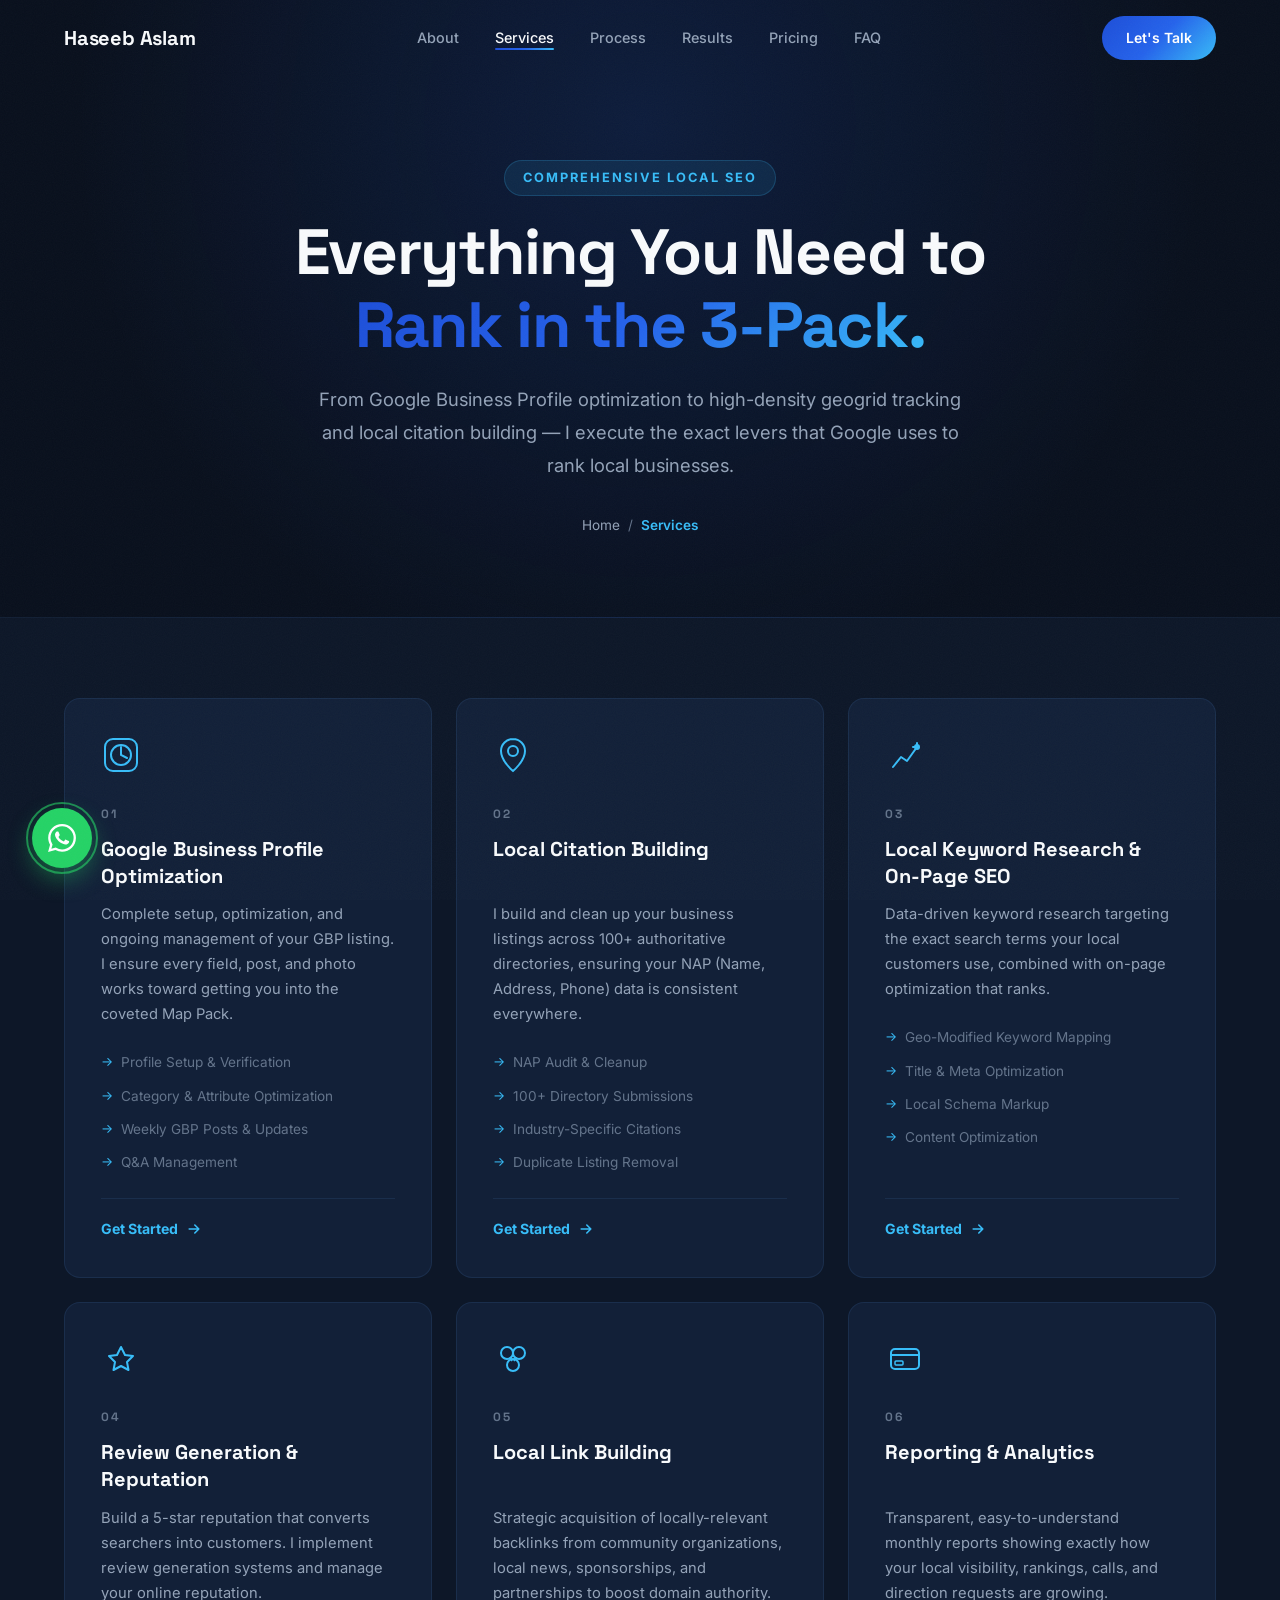
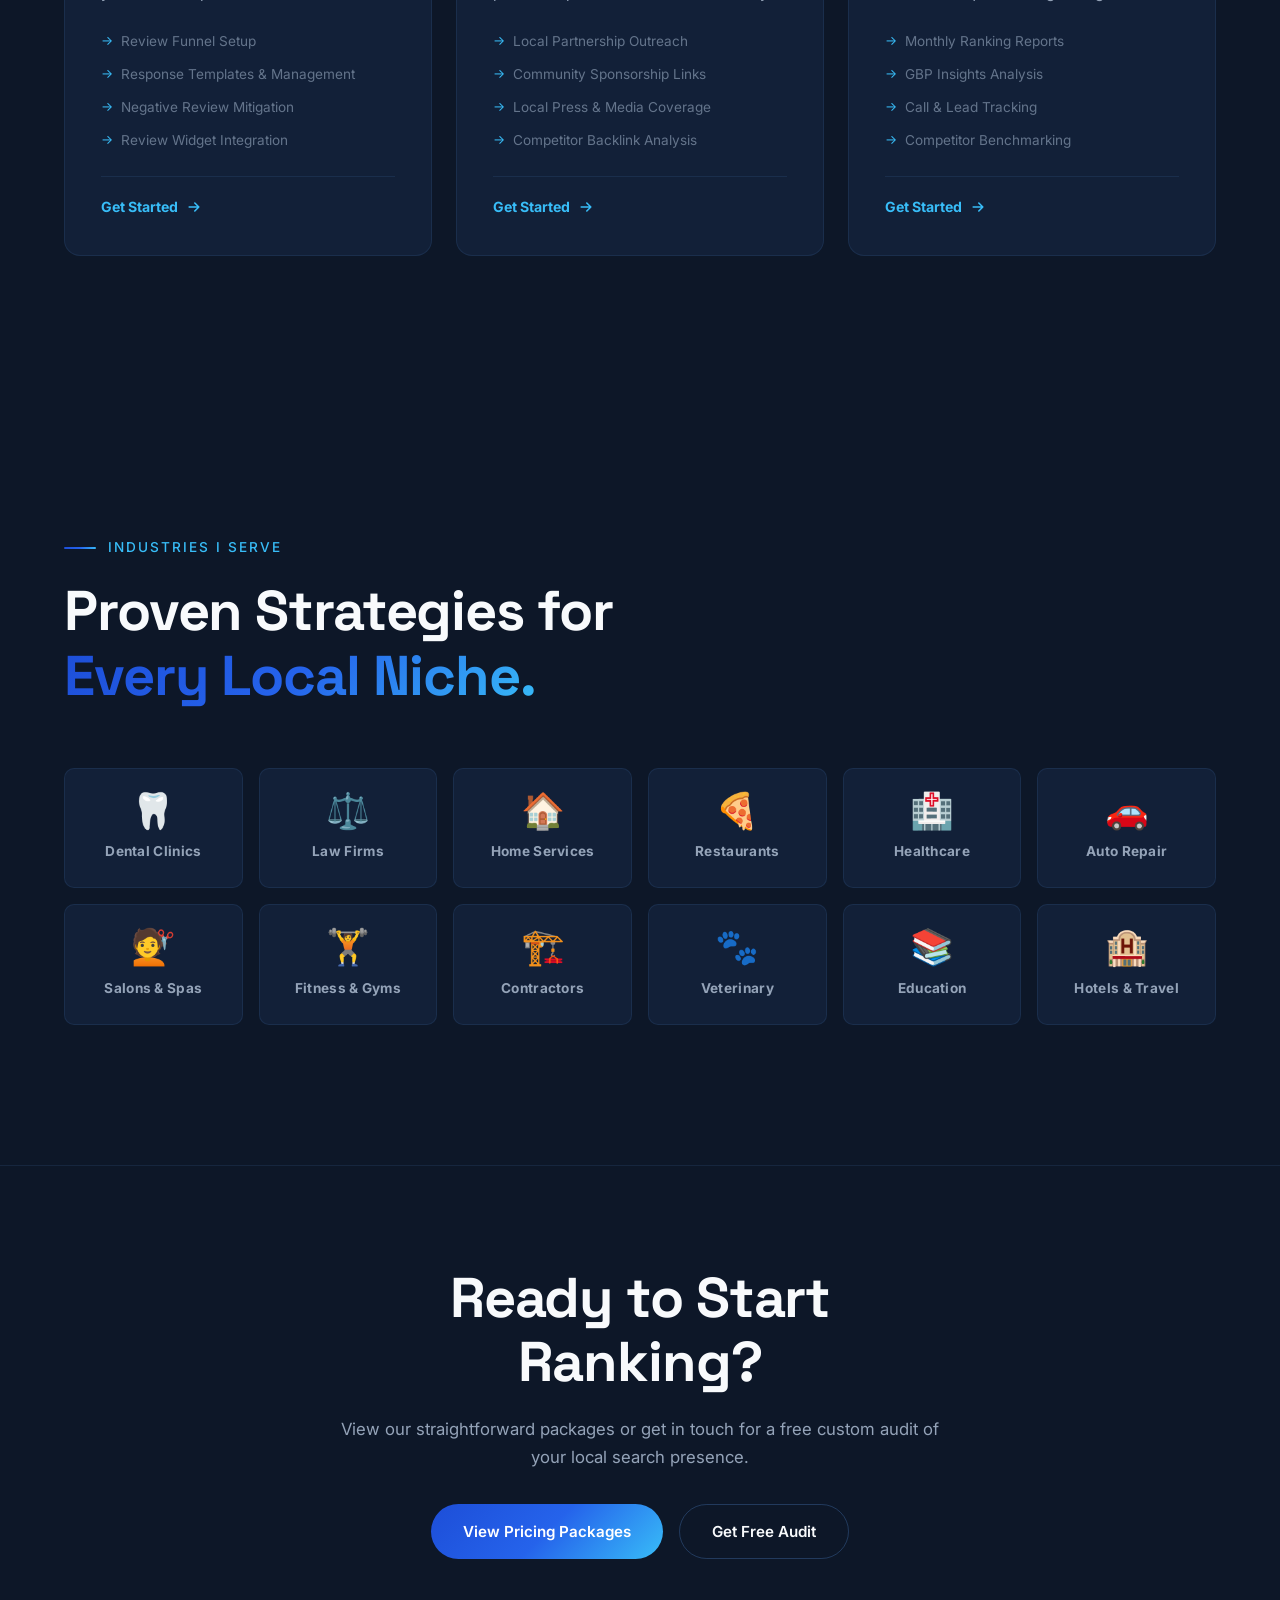
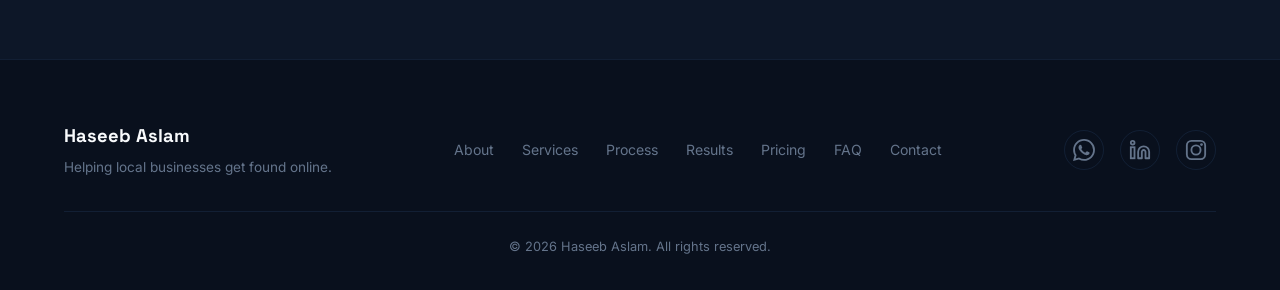
<file: services.html>
<!DOCTYPE html>
<html lang="en">
<head>
    <meta charset="UTF-8">
    <meta name="viewport" content="width=device-width, initial-scale=1.0">
    <title>Services — Haseeb Aslam | Local SEO Specialist</title>
    <meta name="description" content="Explore end-to-end Local SEO services: Google Business Profile optimization, local citations, geogrid rank tracking, local link building, and review funnels.">
    <link rel="preconnect" href="https://fonts.googleapis.com">
    <link rel="preconnect" href="https://fonts.gstatic.com" crossorigin>
    <link href="https://fonts.googleapis.com/css2?family=Inter:wght@300;400;500;600;700;800;900&family=Space+Grotesk:wght@400;500;600;700;800&display=swap" rel="stylesheet">
    <link rel="stylesheet" href="styles.css">
    <link rel="icon" type="image/svg+xml" href="data:image/svg+xml,<svg xmlns='http://www.w3.org/2000/svg' viewBox='0 0 100 100'><text y='.9em' font-size='90'>📍</text></svg>">
</head>
<body>
    <div class="noise-overlay"></div>

    <a href="https://wa.me/923230903745?text=Hi%20Haseeb,%20I'm%20inquiring%20about%20your%20Local%20SEO%20Services!" target="_blank" rel="noopener noreferrer" class="whatsapp-float" aria-label="Chat on WhatsApp">
        <svg width="28" height="28" viewBox="0 0 24 24" fill="currentColor"><path d="M17.472 14.382c-.297-.149-1.758-.867-2.03-.967-.273-.099-.471-.148-.67.15-.197.297-.767.966-.94 1.164-.173.199-.347.223-.644.075-.297-.15-1.255-.463-2.39-1.475-.883-.788-1.48-1.761-1.653-2.059-.173-.297-.018-.458.13-.606.134-.133.298-.347.446-.52.149-.174.198-.298.298-.497.099-.198.05-.371-.025-.52-.075-.149-.669-1.612-.916-2.207-.242-.579-.487-.5-.669-.51-.173-.008-.371-.01-.57-.01-.198 0-.52.074-.792.372-.272.297-1.04 1.016-1.04 2.479 0 1.462 1.065 2.875 1.213 3.074.149.198 2.096 3.2 5.077 4.487.709.306 1.262.489 1.694.625.712.227 1.36.195 1.871.118.571-.085 1.758-.719 2.006-1.413.248-.694.248-1.289.173-1.413-.074-.124-.272-.198-.57-.347m-5.421 7.403h-.004a9.87 9.87 0 01-5.031-1.378l-.361-.214-3.741.982.998-3.648-.235-.374a9.86 9.86 0 01-1.51-5.26c.001-5.45 4.436-9.884 9.888-9.884 2.64 0 5.122 1.03 6.988 2.898a9.825 9.825 0 012.893 6.994c-.003 5.45-4.437 9.884-9.885 9.884m8.413-18.297A11.815 11.815 0 0012.05 0C5.495 0 .16 5.335.157 11.892c0 2.096.547 4.142 1.588 5.945L.057 24l6.305-1.654a11.882 11.882 0 005.683 1.448h.005c6.554 0 11.89-5.335 11.893-11.893a11.82 11.82 0 00-3.48-8.413z"/></svg>
        <span class="whatsapp-tooltip">Chat with Haseeb</span>
    </a>
    <button class="back-to-top" id="backToTop" aria-label="Back to top">
        <svg width="20" height="20" viewBox="0 0 20 20" fill="none"><path d="M10 16V4M10 4L5 9M10 4L15 9" stroke="currentColor" stroke-width="2" stroke-linecap="round" stroke-linejoin="round"/></svg>
    </button>
    <div class="cursor-glow" id="cursorGlow"></div>
    <a href="#main" class="skip-to-content">Skip to content</a>

    <!-- Navigation -->
    <nav class="navbar" id="navbar">
        <div class="nav-container">
            <a href="index.html" class="nav-logo">
                <span class="logo-text">Haseeb Aslam</span>
            </a>
            <ul class="nav-links">
                <li><a href="about.html">About</a></li>
                <li><a href="services.html" class="active">Services</a></li>
                <li><a href="process.html">Process</a></li>
                <li><a href="results.html">Results</a></li>
                <li><a href="pricing.html">Pricing</a></li>
                <li><a href="faq.html">FAQ</a></li>
            </ul>
            <a href="contact.html" class="nav-cta">Let's Talk</a>
            <button class="nav-toggle" id="navToggle" aria-label="Toggle menu">
                <span></span><span></span><span></span>
            </button>
        </div>
    </nav>

    <!-- Mobile Menu -->
    <div class="mobile-menu" id="mobileMenu">
        <ul class="mobile-links">
            <li><a href="index.html">Home</a></li>
            <li><a href="about.html">About</a></li>
            <li><a href="services.html">Services</a></li>
            <li><a href="process.html">Process</a></li>
            <li><a href="results.html">Results</a></li>
            <li><a href="pricing.html">Pricing</a></li>
            <li><a href="faq.html">FAQ</a></li>
            <li><a href="contact.html" class="mobile-cta">Let's Talk</a></li>
        </ul>
    </div>

    <main id="main">
        <!-- Page Hero -->
        <section class="page-hero">
            <div class="container">
                <div class="page-hero-content" data-animate="fade-up">
                    <span class="page-hero-tag">Comprehensive Local SEO</span>
                    <h1 class="page-hero-title">
                        Everything You Need to<br>
                        <span class="text-gradient">Rank in the 3-Pack.</span>
                    </h1>
                    <p class="page-hero-desc">
                        From Google Business Profile optimization to high-density geogrid tracking and local citation building — I execute the exact levers that Google uses to rank local businesses.
                    </p>
                    <div class="breadcrumb">
                        <a href="index.html">Home</a>
                        <span class="breadcrumb-sep">/</span>
                        <span class="breadcrumb-current">Services</span>
                    </div>
                </div>
            </div>
        </section>

        <!-- Services Grid Section -->
        <section class="services" style="padding-top: 80px;">
            <div class="container">
                <div class="services-grid">
                    <div class="service-card" data-animate="fade-up" data-delay="150">
                        <div class="service-icon">
                            <svg width="40" height="40" viewBox="0 0 40 40" fill="none">
                                <rect x="4" y="4" width="32" height="32" rx="8" stroke="currentColor" stroke-width="2"/>
                                <path d="M20 12V20L26 23" stroke="currentColor" stroke-width="2" stroke-linecap="round"/>
                                <circle cx="20" cy="20" r="10" stroke="currentColor" stroke-width="2"/>
                            </svg>
                        </div>
                        <div class="service-number">01</div>
                        <h3>Google Business Profile Optimization</h3>
                        <p>Complete setup, optimization, and ongoing management of your GBP listing. I ensure every field, post, and photo works toward getting you into the coveted Map Pack.</p>
                        <ul class="service-features">
                            <li>Profile Setup & Verification</li>
                            <li>Category & Attribute Optimization</li>
                            <li>Weekly GBP Posts & Updates</li>
                            <li>Q&A Management</li>
                        </ul>
                        <a href="https://wa.me/923230903745?text=Hi%20Haseeb,%20I'm%20interested%20in%20Google%20Business%20Profile%20Optimization" target="_blank" rel="noopener noreferrer" class="service-action-link">
                            <span>Get Started</span>
                            <svg width="16" height="16" viewBox="0 0 20 20" fill="none"><path d="M4 10H16M16 10L11 5M16 10L11 15" stroke="currentColor" stroke-width="2" stroke-linecap="round" stroke-linejoin="round"/></svg>
                        </a>
                    </div>

                    <div class="service-card" data-animate="fade-up" data-delay="200">
                        <div class="service-icon">
                            <svg width="40" height="40" viewBox="0 0 40 40" fill="none">
                                <path d="M20 4C13.37 4 8 9.37 8 16C8 26 20 36 20 36S32 26 32 16C32 9.37 26.63 4 20 4Z" stroke="currentColor" stroke-width="2"/>
                                <circle cx="20" cy="16" r="5" stroke="currentColor" stroke-width="2"/>
                            </svg>
                        </div>
                        <div class="service-number">02</div>
                        <h3>Local Citation Building</h3>
                        <p>I build and clean up your business listings across 100+ authoritative directories, ensuring your NAP (Name, Address, Phone) data is consistent everywhere.</p>
                        <ul class="service-features">
                            <li>NAP Audit & Cleanup</li>
                            <li>100+ Directory Submissions</li>
                            <li>Industry-Specific Citations</li>
                            <li>Duplicate Listing Removal</li>
                        </ul>
                        <a href="https://wa.me/923230903745?text=Hi%20Haseeb,%20I'm%20interested%20in%20Local%20Citation%20Building" target="_blank" rel="noopener noreferrer" class="service-action-link">
                            <span>Get Started</span>
                            <svg width="16" height="16" viewBox="0 0 20 20" fill="none"><path d="M4 10H16M16 10L11 5M16 10L11 15" stroke="currentColor" stroke-width="2" stroke-linecap="round" stroke-linejoin="round"/></svg>
                        </a>
                    </div>

                    <div class="service-card" data-animate="fade-up" data-delay="250">
                        <div class="service-icon">
                            <svg width="40" height="40" viewBox="0 0 40 40" fill="none">
                                <path d="M8 32L16 22L22 26L32 12" stroke="currentColor" stroke-width="2" stroke-linecap="round" stroke-linejoin="round"/>
                                <circle cx="32" cy="12" r="3" fill="currentColor"/>
                                <path d="M28 12H32V8" stroke="currentColor" stroke-width="2" stroke-linecap="round"/>
                            </svg>
                        </div>
                        <div class="service-number">03</div>
                        <h3>Local Keyword Research & On-Page SEO</h3>
                        <p>Data-driven keyword research targeting the exact search terms your local customers use, combined with on-page optimization that ranks.</p>
                        <ul class="service-features">
                            <li>Geo-Modified Keyword Mapping</li>
                            <li>Title & Meta Optimization</li>
                            <li>Local Schema Markup</li>
                            <li>Content Optimization</li>
                        </ul>
                        <a href="https://wa.me/923230903745?text=Hi%20Haseeb,%20I'm%20interested%20in%20Local%20Keyword%20Research%20%26%20On-Page%20SEO" target="_blank" rel="noopener noreferrer" class="service-action-link">
                            <span>Get Started</span>
                            <svg width="16" height="16" viewBox="0 0 20 20" fill="none"><path d="M4 10H16M16 10L11 5M16 10L11 15" stroke="currentColor" stroke-width="2" stroke-linecap="round" stroke-linejoin="round"/></svg>
                        </a>
                    </div>

                    <div class="service-card" data-animate="fade-up" data-delay="300">
                        <div class="service-icon">
                            <svg width="40" height="40" viewBox="0 0 40 40" fill="none">
                                <path d="M20 8L24 16L32 17L26 23L27.5 31L20 27L12.5 31L14 23L8 17L16 16L20 8Z" stroke="currentColor" stroke-width="2" stroke-linejoin="round"/>
                            </svg>
                        </div>
                        <div class="service-number">04</div>
                        <h3>Review Generation & Reputation</h3>
                        <p>Build a 5-star reputation that converts searchers into customers. I implement review generation systems and manage your online reputation.</p>
                        <ul class="service-features">
                            <li>Review Funnel Setup</li>
                            <li>Response Templates & Management</li>
                            <li>Negative Review Mitigation</li>
                            <li>Review Widget Integration</li>
                        </ul>
                        <a href="https://wa.me/923230903745?text=Hi%20Haseeb,%20I'm%20interested%20in%20Review%20Generation%20%26%20Reputation" target="_blank" rel="noopener noreferrer" class="service-action-link">
                            <span>Get Started</span>
                            <svg width="16" height="16" viewBox="0 0 20 20" fill="none"><path d="M4 10H16M16 10L11 5M16 10L11 15" stroke="currentColor" stroke-width="2" stroke-linecap="round" stroke-linejoin="round"/></svg>
                        </a>
                    </div>

                    <div class="service-card" data-animate="fade-up" data-delay="350">
                        <div class="service-icon">
                            <svg width="40" height="40" viewBox="0 0 40 40" fill="none">
                                <circle cx="14" cy="14" r="6" stroke="currentColor" stroke-width="2"/>
                                <circle cx="26" cy="14" r="6" stroke="currentColor" stroke-width="2"/>
                                <circle cx="20" cy="26" r="6" stroke="currentColor" stroke-width="2"/>
                                <path d="M17 18L19 22" stroke="currentColor" stroke-width="2"/>
                                <path d="M23 18L21 22" stroke="currentColor" stroke-width="2"/>
                            </svg>
                        </div>
                        <div class="service-number">05</div>
                        <h3>Local Link Building</h3>
                        <p>Strategic acquisition of locally-relevant backlinks from community organizations, local news, sponsorships, and partnerships to boost domain authority.</p>
                        <ul class="service-features">
                            <li>Local Partnership Outreach</li>
                            <li>Community Sponsorship Links</li>
                            <li>Local Press & Media Coverage</li>
                            <li>Competitor Backlink Analysis</li>
                        </ul>
                        <a href="https://wa.me/923230903745?text=Hi%20Haseeb,%20I'm%20interested%20in%20Local%20Link%20Building" target="_blank" rel="noopener noreferrer" class="service-action-link">
                            <span>Get Started</span>
                            <svg width="16" height="16" viewBox="0 0 20 20" fill="none"><path d="M4 10H16M16 10L11 5M16 10L11 15" stroke="currentColor" stroke-width="2" stroke-linecap="round" stroke-linejoin="round"/></svg>
                        </a>
                    </div>

                    <div class="service-card" data-animate="fade-up" data-delay="400">
                        <div class="service-icon">
                            <svg width="40" height="40" viewBox="0 0 40 40" fill="none">
                                <rect x="6" y="10" width="28" height="20" rx="4" stroke="currentColor" stroke-width="2"/>
                                <path d="M6 16H34" stroke="currentColor" stroke-width="2"/>
                                <rect x="10" y="22" width="8" height="4" rx="1" stroke="currentColor" stroke-width="1.5"/>
                            </svg>
                        </div>
                        <div class="service-number">06</div>
                        <h3>Reporting & Analytics</h3>
                        <p>Transparent, easy-to-understand monthly reports showing exactly how your local visibility, rankings, calls, and direction requests are growing.</p>
                        <ul class="service-features">
                            <li>Monthly Ranking Reports</li>
                            <li>GBP Insights Analysis</li>
                            <li>Call & Lead Tracking</li>
                            <li>Competitor Benchmarking</li>
                        </ul>
                        <a href="https://wa.me/923230903745?text=Hi%20Haseeb,%20I'm%20interested%20in%20Local%20SEO%20Reporting%20%26%20Analytics" target="_blank" rel="noopener noreferrer" class="service-action-link">
                            <span>Get Started</span>
                            <svg width="16" height="16" viewBox="0 0 20 20" fill="none"><path d="M4 10H16M16 10L11 5M16 10L11 15" stroke="currentColor" stroke-width="2" stroke-linecap="round" stroke-linejoin="round"/></svg>
                        </a>
                    </div>
                </div>
            </div>
        </section>

        <!-- Industries Section -->
        <section class="industries">
            <div class="container">
                <div class="section-label" data-animate="fade-up">
                    <span class="label-line"></span>
                    <span>Industries I Serve</span>
                </div>
                <h2 class="section-title" data-animate="fade-up" data-delay="100">
                    Proven Strategies for<br>
                    <span class="text-gradient">Every Local Niche.</span>
                </h2>
                <div class="industries-grid" data-animate="fade-up" data-delay="200">
                    <a href="https://wa.me/923230903745?text=Hi%20Haseeb,%20I'm%20looking%20for%20Local%20SEO%20for%20my%20Dental%20Clinic" target="_blank" rel="noopener noreferrer" class="industry-item"><div class="industry-icon">🦷</div><span>Dental Clinics</span></a>
                    <a href="https://wa.me/923230903745?text=Hi%20Haseeb,%20I'm%20looking%20for%20Local%20SEO%20for%20my%20Law%20Firm" target="_blank" rel="noopener noreferrer" class="industry-item"><div class="industry-icon">⚖️</div><span>Law Firms</span></a>
                    <a href="https://wa.me/923230903745?text=Hi%20Haseeb,%20I'm%20looking%20for%20Local%20SEO%20for%20my%20Home%20Services%20business" target="_blank" rel="noopener noreferrer" class="industry-item"><div class="industry-icon">🏠</div><span>Home Services</span></a>
                    <a href="https://wa.me/923230903745?text=Hi%20Haseeb,%20I'm%20looking%20for%20Local%20SEO%20for%20my%20Restaurant" target="_blank" rel="noopener noreferrer" class="industry-item"><div class="industry-icon">🍕</div><span>Restaurants</span></a>
                    <a href="https://wa.me/923230903745?text=Hi%20Haseeb,%20I'm%20looking%20for%20Local%20SEO%20for%20Healthcare" target="_blank" rel="noopener noreferrer" class="industry-item"><div class="industry-icon">🏥</div><span>Healthcare</span></a>
                    <a href="https://wa.me/923230903745?text=Hi%20Haseeb,%20I'm%20looking%20for%20Local%20SEO%20for%20Auto%20Repair" target="_blank" rel="noopener noreferrer" class="industry-item"><div class="industry-icon">🚗</div><span>Auto Repair</span></a>
                    <a href="https://wa.me/923230903745?text=Hi%20Haseeb,%20I'm%20looking%20for%20Local%20SEO%20for%20Salon%20%26%20Spa" target="_blank" rel="noopener noreferrer" class="industry-item"><div class="industry-icon">💇</div><span>Salons & Spas</span></a>
                    <a href="https://wa.me/923230903745?text=Hi%20Haseeb,%20I'm%20looking%20for%20Local%20SEO%20for%20Fitness%20%26%20Gym" target="_blank" rel="noopener noreferrer" class="industry-item"><div class="industry-icon">🏋️</div><span>Fitness & Gyms</span></a>
                    <a href="https://wa.me/923230903745?text=Hi%20Haseeb,%20I'm%20looking%20for%20Local%20SEO%20for%20Contractors" target="_blank" rel="noopener noreferrer" class="industry-item"><div class="industry-icon">🏗️</div><span>Contractors</span></a>
                    <a href="https://wa.me/923230903745?text=Hi%20Haseeb,%20I'm%20looking%20for%20Local%20SEO%20for%20Veterinary" target="_blank" rel="noopener noreferrer" class="industry-item"><div class="industry-icon">🐾</div><span>Veterinary</span></a>
                    <a href="https://wa.me/923230903745?text=Hi%20Haseeb,%20I'm%20looking%20for%20Local%20SEO%20for%20Education" target="_blank" rel="noopener noreferrer" class="industry-item"><div class="industry-icon">📚</div><span>Education</span></a>
                    <a href="https://wa.me/923230903745?text=Hi%20Haseeb,%20I'm%20looking%20for%20Local%20SEO%20for%20Hotel%20%26%20Travel" target="_blank" rel="noopener noreferrer" class="industry-item"><div class="industry-icon">🏨</div><span>Hotels & Travel</span></a>
                </div>
            </div>
        </section>

        <!-- CTA Section -->
        <section style="padding: 100px 0; background: var(--bg-secondary); border-top: 1px solid var(--border); text-align: center;">
            <div class="container">
                <div style="max-width: 600px; margin: 0 auto;" data-animate="fade-up">
                    <h2 class="section-title" style="margin-bottom: 20px;">Ready to Start Ranking?</h2>
                    <p style="color: var(--text-secondary); margin-bottom: 32px; font-size: 1.05rem;">
                        View our straightforward packages or get in touch for a free custom audit of your local search presence.
                    </p>
                    <div style="display: flex; gap: 16px; justify-content: center; flex-wrap: wrap;">
                        <a href="pricing.html" class="btn btn-primary"><span>View Pricing Packages</span></a>
                        <a href="contact.html" class="btn btn-secondary"><span>Get Free Audit</span></a>
                    </div>
                </div>
            </div>
        </section>
    </main>

    <footer class="footer">
        <div class="container">
            <div class="footer-content">
                <div class="footer-left">
                    <a href="index.html" class="footer-logo"><span class="logo-text">Haseeb Aslam</span></a>
                    <p class="footer-tagline">Helping local businesses get found online.</p>
                </div>
                <div class="footer-links">
                    <a href="about.html">About</a>
                    <a href="services.html">Services</a>
                    <a href="process.html">Process</a>
                    <a href="results.html">Results</a>
                    <a href="pricing.html">Pricing</a>
                    <a href="faq.html">FAQ</a>
                    <a href="contact.html">Contact</a>
                </div>
                <div class="footer-social">
                    <a href="https://wa.me/923230903745?text=Hi%20Haseeb,%20I'm%20interested%20in%20your%20Local%20SEO%20services!" target="_blank" rel="noopener noreferrer" aria-label="WhatsApp">
                        <svg width="22" height="22" viewBox="0 0 24 24" fill="currentColor"><path d="M17.472 14.382c-.297-.149-1.758-.867-2.03-.967-.273-.099-.471-.148-.67.15-.197.297-.767.966-.94 1.164-.173.199-.347.223-.644.075-.297-.15-1.255-.463-2.39-1.475-.883-.788-1.48-1.761-1.653-2.059-.173-.297-.018-.458.13-.606.134-.133.298-.347.446-.52.149-.174.198-.298.298-.497.099-.198.05-.371-.025-.52-.075-.149-.669-1.612-.916-2.207-.242-.579-.487-.5-.669-.51-.173-.008-.371-.01-.57-.01-.198 0-.52.074-.792.372-.272.297-1.04 1.016-1.04 2.479 0 1.462 1.065 2.875 1.213 3.074.149.198 2.096 3.2 5.077 4.487.709.306 1.262.489 1.694.625.712.227 1.36.195 1.871.118.571-.085 1.758-.719 2.006-1.413.248-.694.248-1.289.173-1.413-.074-.124-.272-.198-.57-.347m-5.421 7.403h-.004a9.87 9.87 0 01-5.031-1.378l-.361-.214-3.741.982.998-3.648-.235-.374a9.86 9.86 0 01-1.51-5.26c.001-5.45 4.436-9.884 9.888-9.884 2.64 0 5.122 1.03 6.988 2.898a9.825 9.825 0 012.893 6.994c-.003 5.45-4.437 9.884-9.885 9.884m8.413-18.297A11.815 11.815 0 0012.05 0C5.495 0 .16 5.335.157 11.892c0 2.096.547 4.142 1.588 5.945L.057 24l6.305-1.654a11.882 11.882 0 005.683 1.448h.005c6.554 0 11.89-5.335 11.893-11.893a11.82 11.82 0 00-3.48-8.413z"/></svg>
                    </a>
                    <a href="https://www.linkedin.com/in/haseeb-aslam1/" target="_blank" rel="noopener noreferrer" aria-label="LinkedIn">
                        <svg width="22" height="22" viewBox="0 0 24 24" fill="none"><path d="M16 8C17.5913 8 19.1174 8.63214 20.2426 9.75736C21.3679 10.8826 22 12.4087 22 14V21H18V14C18 13.4696 17.7893 12.9609 17.4142 12.5858C17.0391 12.2107 16.5304 12 16 12C15.4696 12 14.9609 12.2107 14.5858 12.5858C14.2107 12.9609 14 13.4696 14 14V21H10V14C10 12.4087 10.6321 10.8826 11.7574 9.75736C12.8826 8.63214 14.4087 8 16 8Z" stroke="currentColor" stroke-width="2" stroke-linecap="round" stroke-linejoin="round"/><rect x="2" y="9" width="4" height="12" stroke="currentColor" stroke-width="2"/><circle cx="4" cy="4" r="2" stroke="currentColor" stroke-width="2"/></svg>
                    </a>
                    <a href="https://www.instagram.com/haseeb__aslam1/" target="_blank" rel="noopener noreferrer" aria-label="Instagram">
                        <svg width="22" height="22" viewBox="0 0 24 24" fill="none"><rect x="2" y="2" width="20" height="20" rx="5" stroke="currentColor" stroke-width="2"/><circle cx="12" cy="12" r="5" stroke="currentColor" stroke-width="2"/><circle cx="18" cy="6" r="1.5" fill="currentColor"/></svg>
                    </a>
                </div>
            </div>
            <div class="footer-bottom">
                <p>© 2026 Haseeb Aslam. All rights reserved.</p>
            </div>
        </div>
    </footer>

    <script src="script.js"></script>
</body>
</html>
</file>
<file: styles.css>
/* ===== Reset & Base ===== */
*, *::before, *::after {
    margin: 0;
    padding: 0;
    box-sizing: border-box;
}

:root {
    --bg: #09101d;
    --bg-secondary: #0d1728;
    --bg-card: #122038;
    --bg-card-hover: #172a4a;
    --text: #f8fafc;
    --text-secondary: #94a3b8;
    --text-muted: #64748b;
    --accent: #2563eb;
    --accent-light: #38bdf8;
    --accent-glow: rgba(37, 99, 235, 0.22);
    --gradient: linear-gradient(135deg, #1d4ed8, #2563eb, #38bdf8);
    --gradient-text: linear-gradient(135deg, #60a5fa, #38bdf8, #93c5fd);
    --border: rgba(96, 165, 250, 0.1);
    --border-hover: rgba(96, 165, 250, 0.25);
    --green: #22c55e;
    --whatsapp: #25d366;
    --amber: #f59e0b;
    --pink: #38bdf8;
    --radius: 16px;
    --radius-sm: 10px;
    --radius-xs: 6px;
    --font-main: 'Inter', -apple-system, BlinkMacSystemFont, sans-serif;
    --font-display: 'Space Grotesk', 'Inter', sans-serif;
    --container: 1200px;
    --transition: 0.3s cubic-bezier(0.4, 0, 0.2, 1);
}

html {
    scroll-behavior: smooth;
    -webkit-font-smoothing: antialiased;
    -moz-osx-font-smoothing: grayscale;
}

body {
    font-family: var(--font-main);
    background: var(--bg);
    color: var(--text);
    line-height: 1.7;
    overflow-x: hidden;
}

.container {
    max-width: var(--container);
    margin: 0 auto;
    padding: 0 24px;
}

a {
    color: inherit;
    text-decoration: none;
}

img {
    max-width: 100%;
    display: block;
}

/* ===== Subtle Scroll Reveal ===== */
[data-animate] {
    opacity: 0;
    transform: translateY(16px);
    transition: opacity 0.5s ease-out, transform 0.5s ease-out;
}

[data-animate].animated {
    opacity: 1;
    transform: translateY(0);
}

[data-animate="fade-up"] {
    transform: translateY(16px);
}

[data-animate="fade-left"] {
    transform: translateX(16px);
}

[data-animate="fade-right"] {
    transform: translateX(-16px);
}

[data-animate="fade-up"].animated,
[data-animate="fade-left"].animated,
[data-animate="fade-right"].animated {
    transform: translate(0, 0);
}

/* ===== Text Gradient ===== */
.text-gradient {
    background: var(--gradient);
    -webkit-background-clip: text;
    -webkit-text-fill-color: transparent;
    background-clip: text;
}

/* ===== Section Label ===== */
.section-label {
    display: flex;
    align-items: center;
    gap: 12px;
    margin-bottom: 20px;
    font-size: 0.85rem;
    font-weight: 500;
    text-transform: uppercase;
    letter-spacing: 2px;
    color: var(--accent-light);
}

.label-line {
    width: 32px;
    height: 2px;
    background: var(--gradient);
    border-radius: 2px;
}

.section-title {
    font-family: var(--font-display);
    font-size: clamp(2.2rem, 5vw, 3.5rem);
    font-weight: 700;
    line-height: 1.15;
    letter-spacing: -0.02em;
    margin-bottom: 60px;
}

/* ===== Navbar ===== */
.navbar {
    position: fixed;
    top: 0;
    left: 0;
    right: 0;
    z-index: 1000;
    padding: 16px 0;
    transition: var(--transition);
    background: transparent;
}

.navbar.scrolled {
    background: rgba(9, 16, 29, 0.88);
    backdrop-filter: blur(20px);
    -webkit-backdrop-filter: blur(20px);
    border-bottom: 1px solid var(--border);
    padding: 12px 0;
}

.nav-container {
    max-width: var(--container);
    margin: 0 auto;
    padding: 0 24px;
    display: flex;
    align-items: center;
    justify-content: space-between;
}

.nav-logo {
    display: flex;
    align-items: center;
    font-family: var(--font-display);
    font-size: 1.25rem;
    font-weight: 700;
    color: var(--text);
    letter-spacing: -0.01em;
    transition: color var(--transition), opacity var(--transition);
}

.nav-logo:hover {
    color: var(--accent-light);
}

.nav-links {
    list-style: none;
    display: flex;
    gap: 36px;
}

.nav-links a {
    font-size: 0.9rem;
    font-weight: 500;
    color: var(--text-secondary);
    transition: color var(--transition);
    position: relative;
}

.nav-links a:hover {
    color: var(--text);
}

.nav-links a::after {
    content: '';
    position: absolute;
    bottom: -4px;
    left: 0;
    width: 0;
    height: 2px;
    background: var(--gradient);
    transition: width var(--transition);
    border-radius: 2px;
}

.nav-links a:hover::after,
.nav-links a.active::after {
    width: 100%;
}

.nav-links a.active {
    color: var(--text);
}

.nav-cta {
    font-size: 0.875rem;
    font-weight: 600;
    padding: 10px 24px;
    border-radius: 100px;
    background: var(--gradient);
    color: white;
    transition: transform var(--transition), box-shadow var(--transition);
}

.nav-cta:hover {
    transform: translateY(-1px);
    box-shadow: 0 8px 30px rgba(37, 99, 235, 0.4);
}

.nav-toggle {
    display: none;
    flex-direction: column;
    gap: 5px;
    background: none;
    border: none;
    cursor: pointer;
    padding: 4px;
}

.nav-toggle span {
    width: 24px;
    height: 2px;
    background: var(--text);
    border-radius: 2px;
    transition: var(--transition);
}

.nav-toggle.active span:nth-child(1) {
    transform: rotate(45deg) translate(5px, 5px);
}

.nav-toggle.active span:nth-child(2) {
    opacity: 0;
}

.nav-toggle.active span:nth-child(3) {
    transform: rotate(-45deg) translate(5px, -5px);
}

/* Mobile Menu */
.mobile-menu {
    display: none;
    position: fixed;
    top: 0;
    left: 0;
    right: 0;
    bottom: 0;
    background: rgba(9, 16, 29, 0.98);
    backdrop-filter: blur(20px);
    z-index: 999;
    align-items: center;
    justify-content: center;
    opacity: 0;
    pointer-events: none;
    transition: opacity 0.4s ease;
}

.mobile-menu.active {
    opacity: 1;
    pointer-events: all;
}

.mobile-links {
    list-style: none;
    text-align: center;
    display: flex;
    flex-direction: column;
    gap: 28px;
}

.mobile-links a {
    font-family: var(--font-display);
    font-size: 1.8rem;
    font-weight: 600;
    color: var(--text);
    transition: color var(--transition);
}

.mobile-links a:hover {
    color: var(--accent-light);
}

.mobile-cta {
    display: inline-block;
    margin-top: 16px;
    padding: 14px 40px !important;
    border-radius: 100px;
    background: var(--gradient) !important;
    font-size: 1.1rem !important;
}

/* ===== Hero ===== */
.hero {
    min-height: 100vh;
    display: flex;
    align-items: center;
    position: relative;
    padding: 120px 0 80px;
    overflow: hidden;
}

.hero .container {
    display: grid;
    grid-template-columns: 1fr 1fr;
    gap: 60px;
    align-items: center;
    position: relative;
    z-index: 2;
}

.hero-bg-grid {
    position: absolute;
    inset: 0;
    background-image:
        linear-gradient(rgba(255,255,255,0.03) 1px, transparent 1px),
        linear-gradient(90deg, rgba(255,255,255,0.03) 1px, transparent 1px);
    background-size: 60px 60px;
    mask-image: radial-gradient(ellipse 60% 60% at 50% 40%, black, transparent);
    -webkit-mask-image: radial-gradient(ellipse 60% 60% at 50% 40%, black, transparent);
}

.hero-glow {
    position: absolute;
    width: 650px;
    height: 650px;
    border-radius: 50%;
    background: radial-gradient(circle, rgba(37, 99, 235, 0.22), rgba(56, 189, 248, 0.08) 45%, transparent 70%);
    top: 10%;
    right: 10%;
    pointer-events: none;
    animation: glowPulse 6s ease-in-out infinite;
}

@keyframes glowPulse {
    0%, 100% { opacity: 0.6; transform: scale(1); }
    50% { opacity: 1; transform: scale(1.1); }
}

.hero-badge {
    display: inline-flex;
    align-items: center;
    gap: 8px;
    padding: 8px 18px;
    border-radius: 100px;
    background: rgba(34, 197, 94, 0.1);
    border: 1px solid rgba(34, 197, 94, 0.2);
    font-size: 0.82rem;
    font-weight: 500;
    color: var(--green);
    margin-bottom: 28px;
}

.badge-dot {
    width: 8px;
    height: 8px;
    border-radius: 50%;
    background: var(--green);
    animation: dotPulse 2s ease-in-out infinite;
}

@keyframes dotPulse {
    0%, 100% { opacity: 1; }
    50% { opacity: 0.4; }
}

.hero-title {
    font-family: var(--font-display);
    font-weight: 800;
    line-height: 1.05;
    letter-spacing: -0.03em;
    margin-bottom: 24px;
}

.hero-name {
    display: block;
    font-size: clamp(3rem, 6vw, 5rem);
    background: var(--gradient);
    -webkit-background-clip: text;
    -webkit-text-fill-color: transparent;
    background-clip: text;
}

.hero-role {
    display: block;
    font-size: clamp(1.8rem, 3.5vw, 2.75rem);
    color: var(--text);
    font-weight: 700;
    line-height: 1.2;
    margin-top: 8px;
}

.hero-description {
    font-size: 1.05rem;
    color: var(--text-secondary);
    max-width: 540px;
    margin-bottom: 40px;
    line-height: 1.8;
}

.hero-stats {
    display: flex;
    align-items: center;
    gap: 32px;
    margin-bottom: 48px;
}

.stat {
    display: flex;
    flex-direction: column;
    text-decoration: none;
    color: inherit;
    transition: transform var(--transition);
}

.stat-clickable {
    cursor: pointer;
}

.stat-clickable:hover {
    transform: translateY(-3px);
}

.stat-clickable:hover .stat-label {
    color: var(--accent-light);
}

.stat-value {
    display: inline-flex;
    align-items: baseline;
    gap: 2px;
}

.stat-number {
    font-family: var(--font-display);
    font-size: 2.2rem;
    font-weight: 800;
    color: var(--text);
    line-height: 1;
}

.stat-plus, .stat-percent {
    font-family: var(--font-display);
    font-size: 1.6rem;
    font-weight: 700;
    color: var(--accent-light);
    line-height: 1;
}

.stat-label {
    font-size: 0.8rem;
    color: var(--text-muted);
    font-weight: 500;
    text-transform: uppercase;
    letter-spacing: 1px;
    margin-top: 2px;
}

.stat-divider {
    width: 1px;
    height: 44px;
    background: var(--border);
}

.hero-actions {
    display: flex;
    gap: 16px;
    flex-wrap: wrap;
}

/* Buttons */
.btn {
    display: inline-flex;
    align-items: center;
    gap: 10px;
    padding: 14px 32px;
    border-radius: 100px;
    font-size: 0.95rem;
    font-weight: 600;
    font-family: var(--font-main);
    cursor: pointer;
    border: none;
    transition: transform var(--transition), box-shadow var(--transition), background var(--transition);
}

.btn svg {
    transition: transform var(--transition);
}

.btn:hover svg {
    transform: translateX(3px);
}

.btn-primary {
    background: var(--gradient);
    color: white;
}

.btn-primary:hover {
    transform: translateY(-2px);
    box-shadow: 0 12px 35px rgba(37, 99, 235, 0.4);
}

.btn-secondary {
    background: transparent;
    color: var(--text);
    border: 1px solid var(--border-hover);
}

.btn-secondary:hover {
    background: rgba(255, 255, 255, 0.05);
    border-color: rgba(255, 255, 255, 0.2);
    transform: translateY(-2px);
}

.btn-full {
    width: 100%;
    justify-content: center;
}

/* Hero Visual */
.hero-visual {
    display: flex;
    align-items: center;
    justify-content: center;
    position: relative;
}

.hero-icon-cluster {
    position: relative;
    width: 320px;
    height: 320px;
    display: flex;
    align-items: center;
    justify-content: center;
}

.icon-card {
    background: var(--bg-card);
    border: 1px solid var(--border);
    border-radius: var(--radius);
    display: flex;
    align-items: center;
    justify-content: center;
    backdrop-filter: blur(10px);
}

.icon-card-main {
    width: 140px;
    height: 140px;
    border-radius: 28px;
    box-shadow: 0 20px 50px rgba(37, 99, 235, 0.2);
}

.icon-card-float {
    position: absolute;
    padding: 10px 16px;
    gap: 8px;
    font-size: 0.82rem;
    font-weight: 700;
    border-radius: var(--radius-sm);
    box-shadow: 0 8px 24px rgba(0, 0, 0, 0.3);
}

.icon-card-1 {
    top: 15px;
    right: 15px;
    color: var(--amber);
}

.icon-card-2 {
    bottom: 35px;
    right: 5px;
    color: var(--green);
}

.icon-card-3 {
    bottom: 25px;
    left: 15px;
    color: var(--pink);
}

/* Scroll Indicator */
.hero-scroll-indicator {
    position: absolute;
    bottom: 40px;
    left: 50%;
    transform: translateX(-50%);
    display: flex;
    flex-direction: column;
    align-items: center;
    gap: 12px;
    z-index: 2;
}

.hero-scroll-indicator span {
    font-size: 0.72rem;
    text-transform: uppercase;
    letter-spacing: 2px;
    color: var(--text-muted);
}

.scroll-line {
    width: 1px;
    height: 40px;
    background: linear-gradient(to bottom, var(--accent), transparent);
    animation: scrollLine 2s ease-in-out infinite;
}

@keyframes scrollLine {
    0% { transform: scaleY(0); transform-origin: top; }
    50% { transform: scaleY(1); transform-origin: top; }
    51% { transform-origin: bottom; }
    100% { transform: scaleY(0); transform-origin: bottom; }
}

/* ===== Marquee ===== */
.marquee-section {
    padding: 24px 0;
    border-top: 1px solid var(--border);
    border-bottom: 1px solid var(--border);
    overflow: hidden;
    background: var(--bg-secondary);
}

.marquee-track {
    display: flex;
    overflow: hidden;
}

.marquee-content {
    display: flex;
    align-items: center;
    gap: 32px;
    animation: marquee 30s linear infinite;
    white-space: nowrap;
}

.marquee-content span {
    font-family: var(--font-display);
    font-size: 0.9rem;
    font-weight: 500;
    color: var(--text-secondary);
    text-transform: uppercase;
    letter-spacing: 2px;
}

.marquee-dot {
    color: var(--accent) !important;
    font-size: 0.5rem !important;
}

@keyframes marquee {
    0% { transform: translateX(0); }
    100% { transform: translateX(-50%); }
}

/* ===== About ===== */
.about {
    padding: 140px 0;
    position: relative;
}

.about-grid {
    display: grid;
    grid-template-columns: 1fr 1fr;
    gap: 80px;
    align-items: start;
}

.about-title {
    font-family: var(--font-display);
    font-size: clamp(2.2rem, 4vw, 3.2rem);
    font-weight: 700;
    line-height: 1.15;
    letter-spacing: -0.02em;
}

.about-tagline {
    font-size: 1.15rem;
    color: var(--text-secondary);
    margin-top: 20px;
    line-height: 1.7;
}

.about-right p {
    color: var(--text-secondary);
    margin-bottom: 20px;
    font-size: 1rem;
    line-height: 1.8;
}

.about-right p strong {
    color: var(--text);
}

.about-highlights {
    display: flex;
    flex-direction: column;
    gap: 16px;
    margin-top: 32px;
    padding-top: 32px;
    border-top: 1px solid var(--border);
}

.highlight {
    display: flex;
    align-items: center;
    gap: 12px;
    font-size: 0.95rem;
    font-weight: 600;
}

/* ===== Services ===== */
.services {
    padding: 140px 0;
    background: var(--bg-secondary);
    position: relative;
}

.services-grid {
    display: grid;
    grid-template-columns: repeat(3, 1fr);
    gap: 24px;
    align-items: stretch;
}

.service-card {
    background: var(--bg-card);
    border: 1px solid var(--border);
    border-radius: var(--radius);
    padding: 36px;
    transition: transform var(--transition), border-color var(--transition), box-shadow var(--transition);
    position: relative;
    overflow: hidden;
    display: flex;
    flex-direction: column;
}

.service-card::before {
    content: '';
    position: absolute;
    top: 0;
    left: 0;
    right: 0;
    height: 2px;
    background: var(--gradient);
    opacity: 0;
    transition: opacity var(--transition);
}

.service-card:hover {
    transform: translateY(-4px);
    border-color: var(--border-hover);
    box-shadow: 0 20px 60px rgba(0, 0, 0, 0.3);
}

.service-card:hover::before {
    opacity: 1;
}

.service-icon {
    color: var(--accent-light);
    margin-bottom: 20px;
}

.service-number {
    font-family: var(--font-display);
    font-size: 0.75rem;
    font-weight: 700;
    color: var(--text-muted);
    letter-spacing: 2px;
    margin-bottom: 12px;
}

.service-card h3 {
    font-family: var(--font-display);
    font-size: 1.25rem;
    font-weight: 700;
    margin-bottom: 12px;
    line-height: 1.35;
    min-height: 3.4rem; /* Aligns 1-line and 2-line titles across all cards */
    display: flex;
    align-items: flex-start;
}

.service-card p {
    color: var(--text-secondary);
    font-size: 0.92rem;
    line-height: 1.7;
    margin-bottom: 24px;
    min-height: 4.8rem; /* Aligns paragraph height across all cards */
}

.service-features {
    list-style: none;
    display: flex;
    flex-direction: column;
    gap: 10px;
    margin-bottom: 24px;
    flex-grow: 1; /* Pushes the CTA link to the exact bottom equally */
}

.service-features li {
    font-size: 0.85rem;
    color: var(--text-muted);
    padding-left: 20px;
    position: relative;
}

.service-features li::before {
    content: '→';
    position: absolute;
    left: 0;
    color: var(--accent-light);
    font-size: 0.8rem;
}

.service-action-link {
    display: inline-flex;
    align-items: center;
    gap: 8px;
    margin-top: auto; /* Locks to the exact bottom of every card */
    padding-top: 18px;
    border-top: 1px solid var(--border);
    width: 100%;
    color: var(--accent-light);
    font-size: 0.88rem;
    font-weight: 700;
    text-decoration: none;
    transition: all var(--transition);
}

.service-action-link svg {
    transition: transform var(--transition);
}

.service-action-link:hover {
    color: #ffffff;
}

.service-action-link:hover svg {
    transform: translateX(4px);
}

/* ===== Process ===== */
.process {
    padding: 140px 0;
    position: relative;
}

.process-timeline {
    position: relative;
    max-width: 700px;
    margin: 0 auto;
}

.process-line {
    position: absolute;
    left: 28px;
    top: 0;
    bottom: 0;
    width: 2px;
    background: linear-gradient(to bottom, var(--accent), transparent);
}

.process-step {
    display: flex;
    gap: 32px;
    padding-bottom: 48px;
    position: relative;
}

.process-step:last-child {
    padding-bottom: 0;
}

.step-number {
    flex-shrink: 0;
    width: 56px;
    height: 56px;
    border-radius: 50%;
    background: var(--bg-card);
    border: 2px solid var(--accent);
    display: flex;
    align-items: center;
    justify-content: center;
    font-family: var(--font-display);
    font-size: 0.85rem;
    font-weight: 800;
    color: var(--accent-light);
    position: relative;
    z-index: 2;
}

.step-content h3 {
    font-family: var(--font-display);
    font-size: 1.3rem;
    font-weight: 700;
    margin-bottom: 8px;
    padding-top: 4px;
}

.step-content p {
    color: var(--text-secondary);
    font-size: 0.95rem;
    line-height: 1.7;
}

/* ===== Results ===== */
.results {
    padding: 140px 0;
    background: var(--bg-secondary);
}

.results-grid {
    display: grid;
    grid-template-columns: repeat(3, 1fr);
    gap: 24px;
    align-items: stretch;
}

.result-card {
    background: var(--bg-card);
    border: 1px solid var(--border);
    border-radius: var(--radius);
    padding: 36px;
    transition: transform var(--transition), border-color var(--transition);
    position: relative;
    overflow: hidden;
    display: flex;
    flex-direction: column;
}

.result-card:hover {
    transform: translateY(-4px);
    border-color: var(--border-hover);
}

.result-header {
    display: flex;
    justify-content: space-between;
    align-items: center;
    margin-bottom: 16px;
}

.result-category {
    font-size: 0.78rem;
    font-weight: 600;
    text-transform: uppercase;
    letter-spacing: 1.5px;
    color: var(--accent-light);
    padding: 4px 12px;
    background: var(--accent-glow);
    border-radius: 100px;
}

.result-year {
    font-size: 0.85rem;
    color: var(--text-muted);
    font-weight: 600;
    font-family: var(--font-display);
}

.result-title {
    font-family: var(--font-display);
    font-size: 1.5rem;
    font-weight: 700;
    margin-bottom: 12px;
    line-height: 1.25;
}

.result-desc {
    color: var(--text-secondary);
    font-size: 0.92rem;
    line-height: 1.7;
    margin-bottom: 28px;
    flex-grow: 1; /* Pushes metrics and CTA down evenly */
}

.result-metrics {
    display: grid;
    grid-template-columns: repeat(3, 1fr);
    gap: 12px;
    padding-top: 24px;
    border-top: 1px solid var(--border);
    align-items: flex-start;
}

.metric {
    display: flex;
    flex-direction: column;
    gap: 6px;
}

.metric-value {
    font-family: var(--font-display);
    font-size: 1.35rem;
    font-weight: 800;
    background: var(--gradient);
    -webkit-background-clip: text;
    -webkit-text-fill-color: transparent;
    background-clip: text;
    line-height: 1.1;
    min-height: 26px;
    display: flex;
    align-items: center;
}

.metric-label {
    font-size: 0.72rem;
    color: var(--text-muted);
    text-transform: uppercase;
    letter-spacing: 0.5px;
    font-weight: 500;
    line-height: 1.35;
    min-height: 38px; /* Perfect baseline alignment across all 3 cards */
}

.result-action-link {
    display: inline-flex;
    align-items: center;
    gap: 8px;
    margin-top: 16px;
    padding-top: 18px;
    border-top: 1px solid var(--border);
    width: 100%;
    color: var(--accent-light);
    font-size: 0.88rem;
    font-weight: 700;
    text-decoration: none;
    transition: all var(--transition);
}

.result-action-link svg {
    transition: transform var(--transition);
}

.result-action-link:hover {
    color: #ffffff;
}

.result-action-link:hover svg {
    transform: translateX(4px);
}

/* ===== Testimonials ===== */
.testimonials {
    padding: 140px 0;
}

.testimonials-grid {
    display: grid;
    grid-template-columns: repeat(3, 1fr);
    gap: 24px;
}

.testimonial-card {
    background: var(--bg-card);
    border: 1px solid var(--border);
    border-radius: var(--radius);
    padding: 36px;
    transition: transform var(--transition), border-color var(--transition);
    display: flex;
    flex-direction: column;
}

.testimonial-card:hover {
    transform: translateY(-4px);
    border-color: var(--border-hover);
}

.testimonial-stars {
    color: var(--amber);
    font-size: 1.1rem;
    margin-bottom: 20px;
    letter-spacing: 2px;
}

.testimonial-text {
    color: var(--text-secondary);
    font-size: 0.95rem;
    line-height: 1.8;
    margin-bottom: 28px;
    font-style: italic;
    flex-grow: 1;
}

.testimonial-author {
    display: flex;
    align-items: center;
    gap: 14px;
    margin-top: auto;
}

.author-avatar {
    width: 44px;
    height: 44px;
    border-radius: 50%;
    background: var(--gradient);
    display: flex;
    align-items: center;
    justify-content: center;
    flex-shrink: 0;
}

.author-avatar span {
    font-size: 0.82rem;
    font-weight: 700;
    color: white;
}

.author-info {
    display: flex;
    flex-direction: column;
}

.author-name {
    font-weight: 600;
    font-size: 0.92rem;
}

.author-role {
    font-size: 0.8rem;
    color: var(--text-muted);
}

/* ===== Contact ===== */
.contact {
    padding: 140px 0;
    background: var(--bg-secondary);
}

.contact-wrapper {
    display: grid;
    grid-template-columns: 1fr 1fr;
    gap: 80px;
    align-items: start;
}

.contact-title {
    font-family: var(--font-display);
    font-size: clamp(2.2rem, 4vw, 3rem);
    font-weight: 700;
    line-height: 1.15;
    letter-spacing: -0.02em;
    margin-bottom: 20px;
}

.contact-desc {
    color: var(--text-secondary);
    font-size: 1.05rem;
    line-height: 1.8;
    margin-bottom: 36px;
}

.contact-info {
    display: flex;
    flex-direction: column;
    gap: 16px;
}

.contact-link {
    display: flex;
    align-items: center;
    gap: 14px;
    color: var(--text-secondary);
    font-size: 0.95rem;
    transition: color var(--transition);
}

.contact-link:hover {
    color: var(--accent-light);
}

.contact-link svg {
    color: var(--accent-light);
    flex-shrink: 0;
}

/* Contact Form */
.contact-form {
    background: var(--bg-card);
    border: 1px solid var(--border);
    border-radius: var(--radius);
    padding: 40px;
}

.form-group {
    margin-bottom: 24px;
}

.form-group label {
    display: block;
    font-size: 0.85rem;
    font-weight: 600;
    margin-bottom: 8px;
    color: var(--text);
}

.form-group input,
.form-group textarea {
    width: 100%;
    padding: 14px 18px;
    border: 1px solid var(--border);
    border-radius: var(--radius-sm);
    background: var(--bg);
    color: var(--text);
    font-family: var(--font-main);
    font-size: 0.95rem;
    transition: border-color var(--transition), box-shadow var(--transition);
    outline: none;
}

.form-group input::placeholder,
.form-group textarea::placeholder {
    color: var(--text-muted);
}

.form-group input:focus,
.form-group textarea:focus {
    border-color: var(--accent);
    box-shadow: 0 0 0 3px var(--accent-glow);
}

.form-group textarea {
    resize: vertical;
    min-height: 100px;
}

/* Success Confirmation Box */
.form-success-box {
    background: var(--bg-card);
    border: 1px solid var(--border-hover);
    border-radius: var(--radius);
    padding: 40px;
    text-align: center;
    box-shadow: 0 20px 50px rgba(0, 0, 0, 0.4);
    animation: fadeInScale 0.4s ease forwards;
}

@keyframes fadeInScale {
    from { opacity: 0; transform: scale(0.96); }
    to { opacity: 1; transform: scale(1); }
}

.success-icon {
    width: 60px;
    height: 60px;
    border-radius: 50%;
    background: rgba(34, 197, 94, 0.15);
    border: 2px solid var(--green);
    color: var(--green);
    font-size: 1.8rem;
    font-weight: 800;
    display: flex;
    align-items: center;
    justify-content: center;
    margin: 0 auto 20px;
}

.success-title {
    font-family: var(--font-display);
    font-size: 1.6rem;
    font-weight: 700;
    margin-bottom: 8px;
    color: var(--text);
}

.success-desc {
    color: var(--text-secondary);
    font-size: 0.95rem;
    margin-bottom: 28px;
    line-height: 1.6;
}

.success-actions {
    display: flex;
    flex-direction: column;
    gap: 14px;
    margin-bottom: 24px;
}

.btn-text-reset {
    background: none;
    border: none;
    color: var(--text-muted);
    font-size: 0.85rem;
    cursor: pointer;
    text-decoration: underline;
    transition: color var(--transition);
}

.btn-text-reset:hover {
    color: var(--accent-light);
}

/* ===== Footer ===== */
.footer {
    padding: 60px 0 32px;
    border-top: 1px solid var(--border);
}

.footer-content {
    display: flex;
    justify-content: space-between;
    align-items: center;
    padding-bottom: 32px;
    border-bottom: 1px solid var(--border);
    flex-wrap: wrap;
    gap: 24px;
}

.footer-logo {
    display: flex;
    align-items: center;
    gap: 8px;
}

.footer-logo .logo-text {
    font-family: var(--font-display);
    font-size: 1.15rem;
    font-weight: 700;
}

.footer-tagline {
    color: var(--text-muted);
    font-size: 0.85rem;
    margin-top: 4px;
}

.footer-links {
    display: flex;
    gap: 28px;
}

.footer-links a {
    font-size: 0.88rem;
    color: var(--text-muted);
    transition: color var(--transition);
}

.footer-links a:hover {
    color: var(--text);
}

.footer-social {
    display: flex;
    gap: 16px;
}

.footer-social a {
    width: 40px;
    height: 40px;
    border-radius: 50%;
    border: 1px solid var(--border);
    display: flex;
    align-items: center;
    justify-content: center;
    color: var(--text-muted);
    transition: color var(--transition), border-color var(--transition), background var(--transition);
}

.footer-social a:hover {
    color: var(--text);
    border-color: var(--accent);
    background: var(--accent-glow);
}

.footer-bottom {
    padding-top: 24px;
    text-align: center;
}

.footer-bottom p {
    font-size: 0.8rem;
    color: var(--text-muted);
}

/* ===== Responsive ===== */
@media (max-width: 1024px) {
    .hero .container {
        grid-template-columns: 1fr;
        text-align: center;
    }

    .hero-description {
        margin: 0 auto 40px;
    }

    .hero-stats {
        justify-content: center;
    }

    .hero-actions {
        justify-content: center;
    }

    .hero-visual {
        display: none;
    }

    .about-grid {
        grid-template-columns: 1fr;
        gap: 40px;
    }

    .services-grid {
        grid-template-columns: repeat(2, 1fr);
    }

    .results-grid {
        grid-template-columns: repeat(2, 1fr);
    }

    .testimonials-grid {
        grid-template-columns: repeat(2, 1fr);
    }

    .contact-wrapper {
        grid-template-columns: 1fr;
        gap: 48px;
    }
}

@media (max-width: 768px) {
    .nav-links {
        display: none;
    }

    .nav-cta {
        display: none;
    }

    .nav-toggle {
        display: flex;
    }

    .mobile-menu {
        display: flex;
    }

    .hero {
        padding: 100px 0 60px;
    }

    .hero-stats {
        flex-direction: column;
        gap: 20px;
    }

    .stat-divider {
        width: 40px;
        height: 1px;
    }

    .services-grid {
        grid-template-columns: 1fr;
    }

    .results-grid {
        grid-template-columns: 1fr;
    }

    .result-metrics {
        grid-template-columns: repeat(3, 1fr);
    }

    .testimonials-grid {
        grid-template-columns: 1fr;
    }

    .footer-content {
        flex-direction: column;
        text-align: center;
    }

    .footer-links {
        flex-wrap: wrap;
        justify-content: center;
    }

    .footer-social {
        justify-content: center;
    }

    .section-title {
        margin-bottom: 40px;
    }

    .process-line {
        left: 24px;
    }

    .process-step {
        gap: 20px;
    }

    .step-number {
        width: 48px;
        height: 48px;
        font-size: 0.78rem;
    }

    .hero-scroll-indicator {
        display: none;
    }
}

@media (max-width: 480px) {
    .container {
        padding: 0 16px;
    }

    .hero-name {
        font-size: 2.5rem;
    }

    .hero-role {
        font-size: 1.6rem;
    }

    .hero-actions {
        flex-direction: column;
        width: 100%;
    }

    .btn {
        justify-content: center;
    }

    .contact-form {
        padding: 24px;
    }

    .service-card {
        padding: 28px;
    }

    .result-metrics {
        grid-template-columns: 1fr;
        gap: 12px;
    }
}



/* ===== Preloader (Removed) ===== */
.preloader {
    display: none !important;
}

/* ===== Noise Overlay ===== */
.noise-overlay {
    position: fixed;
    inset: 0;
    z-index: 9998;
    pointer-events: none;
    opacity: 0.03;
    background-image: url("data:image/svg+xml,%3Csvg viewBox='0 0 256 256' xmlns='http://www.w3.org/2000/svg'%3E%3Cfilter id='n'%3E%3CfeTurbulence type='fractalNoise' baseFrequency='0.9' numOctaves='4' stitchTiles='stitch'/%3E%3C/filter%3E%3Crect width='100%25' height='100%25' filter='url(%23n)'/%3E%3C/svg%3E");
    background-repeat: repeat;
    background-size: 256px 256px;
}

/* ===== Back to Top ===== */
.back-to-top {
    position: fixed;
    bottom: 32px;
    right: 32px;
    z-index: 900;
    width: 48px;
    height: 48px;
    border-radius: 50%;
    border: 1px solid var(--border);
    background: var(--bg-card);
    color: var(--text);
    cursor: pointer;
    display: flex;
    align-items: center;
    justify-content: center;
    opacity: 0;
    visibility: hidden;
    transform: translateY(12px);
    transition: opacity var(--transition), visibility var(--transition), transform var(--transition), background var(--transition), border-color var(--transition);
    backdrop-filter: blur(10px);
}

.back-to-top.visible {
    opacity: 1;
    visibility: visible;
    transform: translateY(0);
}

.back-to-top:hover {
    background: var(--accent);
    border-color: var(--accent);
    transform: translateY(-3px);
}

/* ===== Cursor Glow ===== */
.cursor-glow {
    position: fixed;
    width: 400px;
    height: 400px;
    border-radius: 50%;
    background: radial-gradient(circle, rgba(37, 99, 235, 0.12), transparent 70%);
    pointer-events: none;
    z-index: 1;
    transform: translate(-50%, -50%);
    transition: opacity 0.4s ease;
    opacity: 0;
}

.cursor-glow.active {
    opacity: 1;
}

@media (max-width: 768px) {
    .cursor-glow {
        display: none;
    }
}

/* ===== Industries ===== */
.industries {
    padding: 140px 0;
    background: var(--bg-secondary);
}

.industries-grid {
    display: grid;
    grid-template-columns: repeat(6, 1fr);
    gap: 16px;
}

.industry-item {
    background: var(--bg-card);
    border: 1px solid var(--border);
    border-radius: var(--radius-sm);
    padding: 24px 16px;
    text-align: center;
    display: flex;
    flex-direction: column;
    align-items: center;
    gap: 12px;
    transition: transform var(--transition), border-color var(--transition), box-shadow var(--transition), background var(--transition);
    cursor: pointer;
    text-decoration: none;
    color: inherit;
    position: relative;
    overflow: hidden;
}

.industry-item:hover {
    transform: translateY(-6px) scale(1.02);
    border-color: var(--accent-light);
    background: var(--bg-card-hover);
    box-shadow: 0 16px 40px rgba(37, 99, 235, 0.2);
}

.industry-icon {
    font-size: 2.2rem;
    line-height: 1;
    transition: transform 0.3s cubic-bezier(0.34, 1.56, 0.64, 1);
}

.industry-item:hover .industry-icon {
    transform: scale(1.2);
}

.industry-item span {
    font-size: 0.85rem;
    font-weight: 700;
    color: var(--text-secondary);
    letter-spacing: 0.3px;
    transition: color var(--transition);
}

.industry-item:hover span {
    color: #ffffff;
}

@media (max-width: 1024px) {
    .industries-grid {
        grid-template-columns: repeat(4, 1fr);
    }
}

@media (max-width: 768px) {
    .industries-grid {
        grid-template-columns: repeat(3, 1fr);
    }
}

@media (max-width: 480px) {
    .industries-grid {
        grid-template-columns: repeat(2, 1fr);
    }
}

/* ===== FAQ ===== */
.faq {
    padding: 140px 0;
}

.faq-wrapper {
    display: grid;
    grid-template-columns: 1fr 1.5fr;
    gap: 80px;
    align-items: start;
}

.faq-title {
    font-family: var(--font-display);
    font-size: clamp(2.2rem, 4vw, 3rem);
    font-weight: 700;
    line-height: 1.15;
    letter-spacing: -0.02em;
    margin-bottom: 16px;
}

.faq-desc {
    color: var(--text-secondary);
    font-size: 1rem;
    line-height: 1.7;
}

.faq-right {
    display: flex;
    flex-direction: column;
    gap: 0;
}

.faq-item {
    border-bottom: 1px solid var(--border);
}

.faq-item:first-child {
    border-top: 1px solid var(--border);
}

.faq-question {
    width: 100%;
    display: flex;
    align-items: center;
    justify-content: space-between;
    gap: 16px;
    padding: 22px 0;
    background: none;
    border: none;
    color: var(--text);
    font-family: var(--font-main);
    font-size: 1rem;
    font-weight: 600;
    text-align: left;
    cursor: pointer;
    transition: color var(--transition);
}

.faq-question:hover {
    color: var(--accent-light);
}

.faq-chevron {
    flex-shrink: 0;
    color: var(--text-muted);
    transition: transform 0.3s ease, color 0.3s ease;
}

.faq-item.active .faq-chevron {
    transform: rotate(180deg);
    color: var(--accent-light);
}

.faq-answer {
    max-height: 0;
    overflow: hidden;
    transition: max-height 0.4s cubic-bezier(0.4, 0, 0.2, 1), padding 0.4s ease;
}

.faq-item.active .faq-answer {
    max-height: 300px;
}

.faq-answer p {
    padding-bottom: 22px;
    color: var(--text-secondary);
    font-size: 0.92rem;
    line-height: 1.8;
}

@media (max-width: 1024px) {
    .faq-wrapper {
        grid-template-columns: 1fr;
        gap: 40px;
    }
}


/* ===== Skip to Content (a11y) ===== */
.skip-to-content {
    position: fixed;
    top: -100%;
    left: 16px;
    z-index: 10000;
    padding: 12px 24px;
    background: var(--accent);
    color: white;
    border-radius: var(--radius-xs);
    font-size: 0.9rem;
    font-weight: 600;
    transition: top 0.2s ease;
}

.skip-to-content:focus {
    top: 16px;
}


/* ===== WhatsApp Floating Button ===== */
.whatsapp-float {
    position: fixed;
    bottom: 32px;
    left: 32px;
    z-index: 900;
    width: 60px;
    height: 60px;
    border-radius: 50%;
    background: #25d366;
    color: #ffffff;
    display: flex;
    align-items: center;
    justify-content: center;
    box-shadow: 0 10px 25px rgba(37, 211, 102, 0.4);
    transition: transform var(--transition), box-shadow var(--transition);
    cursor: pointer;
}

.whatsapp-float::before {
    content: '';
    position: absolute;
    inset: -6px;
    border-radius: 50%;
    border: 2px solid rgba(37, 211, 102, 0.6);
    animation: waPulse 2s cubic-bezier(0.25, 0, 0, 1) infinite;
}

@keyframes waPulse {
    0% { transform: scale(0.9); opacity: 1; }
    100% { transform: scale(1.35); opacity: 0; }
}

.whatsapp-float:hover {
    transform: scale(1.08) translateY(-3px);
    box-shadow: 0 16px 35px rgba(37, 211, 102, 0.55);
    color: #ffffff;
}

.whatsapp-tooltip {
    position: absolute;
    left: 72px;
    background: #0d1728;
    color: #ffffff;
    border: 1px solid var(--border-hover);
    padding: 8px 14px;
    border-radius: var(--radius-xs);
    font-size: 0.82rem;
    font-weight: 600;
    white-space: nowrap;
    opacity: 0;
    pointer-events: none;
    transform: translateX(-8px);
    transition: opacity var(--transition), transform var(--transition);
    box-shadow: 0 8px 24px rgba(0, 0, 0, 0.4);
}

.whatsapp-float:hover .whatsapp-tooltip {
    opacity: 1;
    transform: translateX(0);
}

.contact-link-whatsapp {
    color: #25d366 !important;
}

.contact-link-whatsapp svg {
    color: #25d366 !important;
}

.contact-link-whatsapp:hover {
    filter: brightness(1.15);
}

@media (max-width: 768px) {
    .whatsapp-float {
        bottom: 24px;
        left: 20px;
        width: 52px;
        height: 52px;
    }

    .whatsapp-tooltip {
        display: none;
    }

    .back-to-top {
        bottom: 24px;
        right: 20px;
        width: 44px;
        height: 44px;
    }

    .hero-tools-badge {
        justify-content: center;
    }
}


/* ===== Geogrid Interactive Showcase ===== */
.geogrid-showcase {
    margin-top: 60px;
    background: var(--bg-card);
    border: 1px solid var(--border-hover);
    border-radius: var(--radius);
    padding: 40px;
    box-shadow: 0 20px 50px rgba(0, 0, 0, 0.35);
}

.geogrid-header {
    display: flex;
    justify-content: space-between;
    align-items: flex-end;
    gap: 24px;
    margin-bottom: 32px;
    flex-wrap: wrap;
}

.geogrid-tag {
    display: inline-block;
    font-size: 0.75rem;
    font-weight: 700;
    text-transform: uppercase;
    letter-spacing: 1.5px;
    color: var(--accent-light);
    background: rgba(56, 189, 248, 0.1);
    border: 1px solid rgba(56, 189, 248, 0.2);
    padding: 6px 14px;
    border-radius: 100px;
    margin-bottom: 12px;
}

.geogrid-title {
    font-family: var(--font-display);
    font-size: clamp(1.5rem, 3vw, 2rem);
    font-weight: 700;
    margin-bottom: 8px;
}

.geogrid-subtitle {
    color: var(--text-secondary);
    font-size: 0.95rem;
    max-width: 600px;
    line-height: 1.6;
}

.geogrid-toggle {
    display: inline-flex;
    background: var(--bg);
    border: 1px solid var(--border);
    border-radius: 100px;
    padding: 4px;
    gap: 4px;
}

.geo-btn {
    padding: 10px 20px;
    border-radius: 100px;
    border: none;
    background: transparent;
    color: var(--text-muted);
    font-family: var(--font-main);
    font-size: 0.85rem;
    font-weight: 600;
    cursor: pointer;
    transition: all var(--transition);
}

.geo-btn.active {
    background: var(--accent);
    color: #ffffff;
    box-shadow: 0 4px 15px rgba(37, 99, 235, 0.4);
}

.geogrid-body {
    display: grid;
    grid-template-columns: 1.2fr 1fr;
    gap: 40px;
    align-items: center;
}

.geogrid-map-wrap {
    background: #08101e;
    border: 1px solid var(--border);
    border-radius: var(--radius-sm);
    padding: 24px;
    position: relative;
    background-image:
        radial-gradient(circle at 50% 50%, rgba(37, 99, 235, 0.08), transparent 70%),
        linear-gradient(rgba(255, 255, 255, 0.03) 1px, transparent 1px),
        linear-gradient(90deg, rgba(255, 255, 255, 0.03) 1px, transparent 1px);
    background-size: 100% 100%, 28px 28px, 28px 28px;
}

.geogrid-map {
    display: grid;
    grid-template-columns: repeat(5, 1fr);
    gap: 12px;
    max-width: 380px;
    margin: 0 auto 20px;
}

.geo-pin {
    aspect-ratio: 1;
    border-radius: 50%;
    display: flex;
    align-items: center;
    justify-content: center;
    font-family: var(--font-display);
    font-size: 0.85rem;
    font-weight: 800;
    color: #ffffff;
    box-shadow: 0 4px 10px rgba(0, 0, 0, 0.3);
    transition: transform var(--transition), background-color var(--transition);
}

.geo-pin:hover {
    transform: scale(1.15);
    z-index: 2;
}

.geo-pin.rank-green {
    background: #16a34a;
    box-shadow: 0 4px 12px rgba(22, 163, 74, 0.4);
}

.geo-pin.rank-yellow {
    background: #eab308;
    color: #000;
    box-shadow: 0 4px 12px rgba(234, 179, 8, 0.3);
}

.geo-pin.rank-red {
    background: #dc2626;
    box-shadow: 0 4px 12px rgba(220, 38, 38, 0.35);
}

.geogrid-legend {
    display: flex;
    justify-content: center;
    gap: 20px;
    padding-top: 14px;
    border-top: 1px solid var(--border);
    flex-wrap: wrap;
}

.legend-item {
    display: inline-flex;
    align-items: center;
    gap: 8px;
    font-size: 0.8rem;
    color: var(--text-secondary);
}

.legend-pin {
    display: inline-block;
    padding: 2px 8px;
    border-radius: 100px;
    font-size: 0.72rem;
    font-weight: 700;
}

.pin-green { background: #16a34a; color: #fff; }
.pin-yellow { background: #eab308; color: #000; }
.pin-red { background: #dc2626; color: #fff; }

.geogrid-stats-panel {
    display: flex;
    flex-direction: column;
    gap: 20px;
}

.geogrid-stat-box {
    background: var(--bg);
    border: 1px solid var(--border);
    border-radius: var(--radius-sm);
    padding: 18px 22px;
    display: flex;
    flex-direction: column;
    gap: 4px;
}

.geo-stat-label {
    font-size: 0.8rem;
    text-transform: uppercase;
    letter-spacing: 1px;
    color: var(--text-muted);
    font-weight: 600;
}

.geo-stat-value {
    font-family: var(--font-display);
    font-size: 1.8rem;
    font-weight: 800;
    color: var(--text);
}

.geo-stat-diff {
    font-size: 0.82rem;
    font-weight: 600;
}

.geo-stat-diff.positive {
    color: var(--green);
}

.geo-stat-diff.negative {
    color: #ef4444;
}

.geogrid-cta {
    background: rgba(37, 99, 235, 0.1);
    border: 1px solid rgba(37, 99, 235, 0.25);
    border-radius: var(--radius-sm);
    padding: 20px;
    text-align: center;
}

.geogrid-cta p {
    font-size: 0.9rem;
    color: var(--text);
    margin-bottom: 14px;
    font-weight: 500;
}

.btn-whatsapp-direct {
    background: #25d366;
    color: #ffffff !important;
    display: inline-flex;
    align-items: center;
    gap: 8px;
    padding: 10px 22px;
    border-radius: 100px;
    font-size: 0.88rem;
    font-weight: 600;
    transition: all var(--transition);
}

.btn-whatsapp-direct:hover {
    transform: translateY(-2px);
    box-shadow: 0 8px 25px rgba(37, 211, 102, 0.4);
}

@media (max-width: 900px) {
    .geogrid-body {
        grid-template-columns: 1fr;
    }
}


/* ===== Pricing Section ===== */
.pricing {
    padding: 140px 0;
    position: relative;
    background: var(--bg-secondary);
}

.pricing-header {
    text-align: left;
    max-width: 720px;
    margin-bottom: 60px;
}

.pricing-subtitle {
    color: var(--text-secondary);
    font-size: 1.05rem;
    line-height: 1.8;
    margin-top: -30px;
}

.pricing-grid {
    display: grid;
    grid-template-columns: repeat(3, 1fr);
    gap: 28px;
    align-items: stretch;
    margin-bottom: 50px;
}

.pricing-card {
    background: var(--bg-card);
    border: 1px solid var(--border);
    border-radius: var(--radius);
    padding: 40px 32px;
    display: flex;
    flex-direction: column;
    position: relative;
    transition: transform var(--transition), border-color var(--transition), box-shadow var(--transition);
}

.pricing-card:hover {
    transform: translateY(-6px);
    border-color: var(--border-hover);
    box-shadow: 0 20px 60px rgba(0, 0, 0, 0.4);
}

.pricing-card-featured {
    border: 2px solid var(--accent);
    background: linear-gradient(180deg, rgba(37, 99, 235, 0.12) 0%, var(--bg-card) 40%);
    box-shadow: 0 20px 50px rgba(37, 99, 235, 0.2);
    transform: scale(1.02);
}

.pricing-card-featured:hover {
    transform: scale(1.02) translateY(-4px);
    border-color: var(--accent-light);
    box-shadow: 0 24px 60px rgba(37, 99, 235, 0.3);
}

.popular-ribbon {
    position: absolute;
    top: -14px;
    left: 50%;
    transform: translateX(-50%);
    background: var(--gradient);
    color: #ffffff;
    font-size: 0.72rem;
    font-weight: 800;
    text-transform: uppercase;
    letter-spacing: 1px;
    padding: 6px 18px;
    border-radius: 100px;
    box-shadow: 0 4px 16px rgba(37, 99, 235, 0.35);
    white-space: nowrap;
}

.pricing-card-header {
    margin-bottom: 24px;
    padding-bottom: 24px;
    border-bottom: 1px solid var(--border);
}

.plan-badge {
    display: inline-block;
    font-size: 0.75rem;
    font-weight: 700;
    text-transform: uppercase;
    letter-spacing: 1.2px;
    color: var(--accent-light);
    background: rgba(56, 189, 248, 0.1);
    border: 1px solid rgba(56, 189, 248, 0.2);
    padding: 4px 14px;
    border-radius: 100px;
    margin-bottom: 16px;
}

.plan-badge-featured {
    color: #ffffff;
    background: var(--accent);
    border-color: var(--accent-light);
}

.plan-name {
    font-family: var(--font-display);
    font-size: 1.65rem;
    font-weight: 800;
    margin-bottom: 10px;
    color: var(--text);
}

.plan-desc {
    color: var(--text-secondary);
    font-size: 0.88rem;
    line-height: 1.6;
    margin-bottom: 20px;
    min-height: 48px;
}

.plan-price {
    display: flex;
    align-items: baseline;
    gap: 4px;
}

.plan-price .currency {
    font-family: var(--font-display);
    font-size: 1.6rem;
    font-weight: 700;
    color: var(--accent-light);
}

.plan-price .amount {
    font-family: var(--font-display);
    font-size: 2.8rem;
    font-weight: 800;
    color: #ffffff;
    line-height: 1;
}

.plan-price .period {
    font-size: 0.88rem;
    color: var(--text-muted);
    font-weight: 500;
    margin-left: 4px;
}

.plan-features {
    list-style: none;
    display: flex;
    flex-direction: column;
    gap: 12px;
    margin-bottom: 32px;
    flex-grow: 1; /* Pushes button to bottom */
}

.plan-features li {
    font-size: 0.88rem;
    color: var(--text-secondary);
    display: flex;
    align-items: flex-start;
    gap: 10px;
    line-height: 1.5;
}

.plan-features li::before {
    content: '✓';
    color: var(--accent-light);
    font-weight: 800;
    font-size: 0.95rem;
    flex-shrink: 0;
    line-height: 1.3;
}

.plan-features li.feature-highlight {
    font-weight: 700;
    color: #ffffff;
    padding-bottom: 4px;
}

.plan-features li.feature-highlight::before {
    content: '★';
    color: #f59e0b;
}

.plan-btn {
    margin-top: auto;
    font-weight: 700;
    padding: 14px 24px;
}

/* Custom Enterprise Banner */
.pricing-custom-banner {
    background: var(--bg-card);
    border: 1px solid var(--border);
    border-radius: var(--radius);
    padding: 32px 40px;
    display: flex;
    justify-content: space-between;
    align-items: center;
    gap: 32px;
    flex-wrap: wrap;
    box-shadow: 0 10px 30px rgba(0, 0, 0, 0.2);
}

.custom-banner-text h4 {
    font-family: var(--font-display);
    font-size: 1.2rem;
    font-weight: 700;
    margin-bottom: 6px;
    color: var(--text);
}

.custom-banner-text p {
    color: var(--text-secondary);
    font-size: 0.92rem;
    line-height: 1.6;
}

@media (max-width: 1024px) {
    .pricing-grid {
        grid-template-columns: 1fr;
        max-width: 500px;
        margin: 0 auto 40px;
    }

    .pricing-card-featured {
        transform: none;
    }

    .pricing-card-featured:hover {
        transform: translateY(-6px);
    }
}


/* ===== Inner Page Hero / Header ===== */
.page-hero {
    padding: 160px 0 80px;
    position: relative;
    background: radial-gradient(circle at 50% 20%, rgba(37, 99, 235, 0.15), transparent 70%);
    text-align: center;
    border-bottom: 1px solid var(--border);
}

.page-hero-content {
    max-width: 800px;
    margin: 0 auto;
}

.page-hero-tag {
    display: inline-flex;
    align-items: center;
    gap: 8px;
    font-size: 0.8rem;
    font-weight: 700;
    text-transform: uppercase;
    letter-spacing: 2px;
    color: var(--accent-light);
    background: rgba(56, 189, 248, 0.1);
    border: 1px solid rgba(56, 189, 248, 0.2);
    padding: 6px 18px;
    border-radius: 100px;
    margin-bottom: 20px;
}

.page-hero-title {
    font-family: var(--font-display);
    font-size: clamp(2.5rem, 5vw, 4rem);
    font-weight: 800;
    line-height: 1.15;
    letter-spacing: -0.02em;
    margin-bottom: 20px;
}

.page-hero-desc {
    color: var(--text-secondary);
    font-size: 1.15rem;
    line-height: 1.8;
    max-width: 650px;
    margin: 0 auto 32px;
}

.breadcrumb {
    display: flex;
    align-items: center;
    justify-content: center;
    gap: 8px;
    font-size: 0.85rem;
    color: var(--text-muted);
}

.breadcrumb a {
    color: var(--text-secondary);
    transition: color var(--transition);
}

.breadcrumb a:hover {
    color: var(--accent-light);
}

.breadcrumb-sep {
    color: var(--text-muted);
}

.breadcrumb-current {
    color: var(--accent-light);
    font-weight: 600;
}

/* ===== Clean Executive Card Hover ===== */
.service-card,
.pricing-card,
.result-card,
.process-step,
.industry-card,
.client-review-card {
    transition: transform 0.25s ease, border-color 0.25s ease, box-shadow 0.25s ease;
}

.service-card:hover,
.pricing-card:hover,
.result-card:hover,
.process-step:hover,
.industry-card:hover,
.client-review-card:hover {
    transform: translateY(-4px);
    border-color: var(--border-hover);
    box-shadow: 0 16px 40px rgba(0, 0, 0, 0.4);
}

.tag, .plan-badge {
    transition: border-color var(--transition);
}

.tag:hover, .plan-badge:hover {
    border-color: rgba(56, 189, 248, 0.4);
}
</file>
